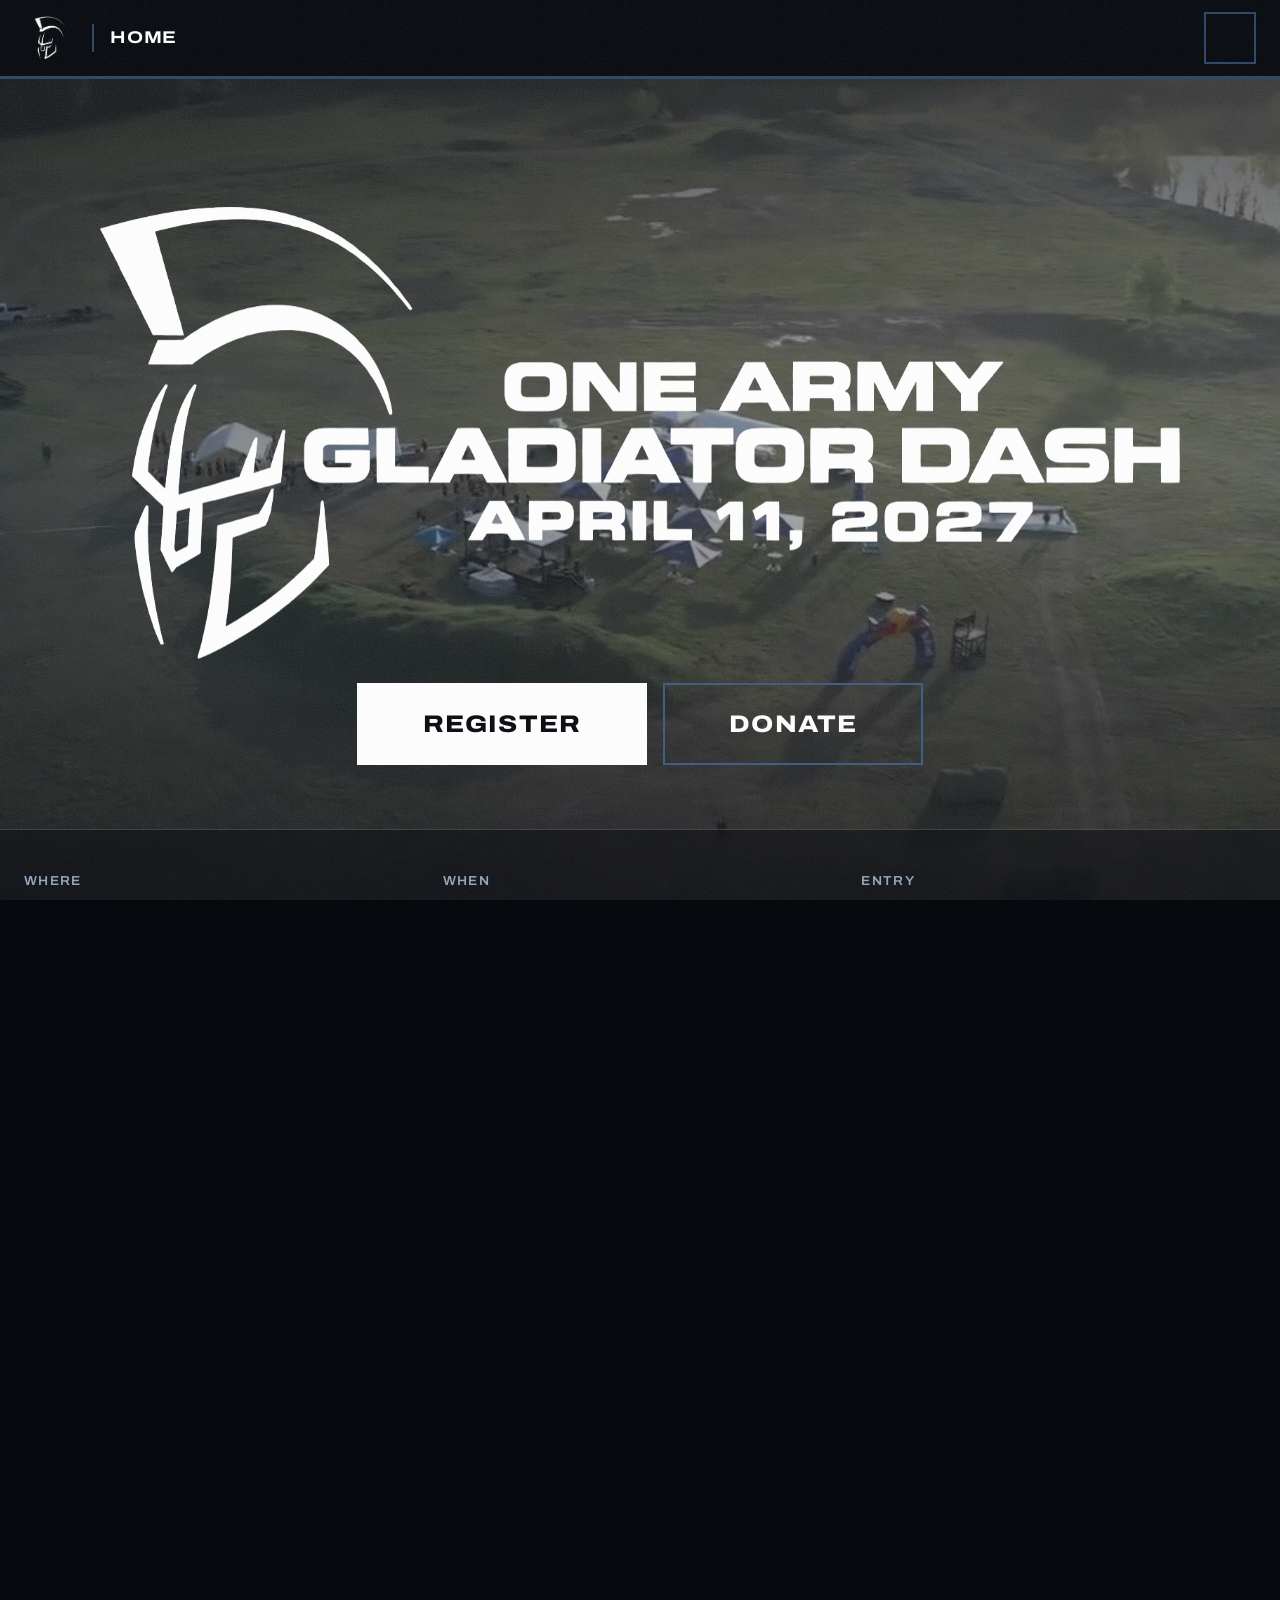
<file: index.html>
<!DOCTYPE html>
<html lang="en">
<head>
  <meta charset="utf-8">
  <meta name="viewport" content="width=device-width, initial-scale=1">
  <!-- Tints Safari's top strip on iOS so it matches the nav bar instead of the page
       background. Mirrors --ink on .site-header; a meta tag can't read a CSS token. -->
  <meta name="theme-color" content="#06090e">
  <!-- Address bar shows /about, not /about.html. GitHub Pages serves both, so the
       tidied address is a real link. Files on disk keep .html; no-op from file://. -->
  <script>
    (function () {
      if (location.protocol === 'file:') return;
      var t = location.pathname.replace(/\/index\.html$/, '/').replace(/\.html$/, '');
      if (t !== location.pathname) {
        history.replaceState(null, '', t + location.search + location.hash);
      }
    })();
  </script>
  <title>Home | Gladiator Dash </title>
  <meta name="description" content="A 3.1-mile obstacle mud run at Lake Bryan, Texas. Ten obstacles, every one optional. Run by One Army, benefitting Still Creek Ranch.">
  <link rel="icon" href="media/shared/GD-Favicon.png">

  <link rel="preconnect" href="https://fonts.googleapis.com">
  <link rel="preconnect" href="https://fonts.gstatic.com" crossorigin>
  <link rel="stylesheet" href="https://fonts.googleapis.com/css2?family=Archivo:wdth,wght@62..125,100..900&display=swap">
  <link rel="stylesheet" href="assets/site.css">

  <link rel="canonical" href="https://gladiatordash.com/">
</head>
<body>

  <a class="skip-link" href="#main">Skip to content</a>

  <header class="site-header">
    <div class="site-header__inner">

      <a class="site-header__brand" href="index.html" aria-current="page">
        <img src="media/shared/gladiator-white.png" alt="" width="500" height="500">
        <span class="site-header__brand-label">Home</span>
      </a>

      <!-- Mobile only: names the page you are on, since the tabs are in the drawer. -->
      <span class="site-header__current" aria-hidden="true">Home</span>

      <button class="nav-toggle" type="button"
              aria-label="Menu" aria-expanded="false" aria-controls="site-nav">
        <span></span><span></span><span></span>
      </button>

      <nav class="site-nav" id="site-nav" aria-label="Main">
        <ul class="site-nav__list">
        <!-- Drawer only: on desktop the mark beside the tabs is the Home tab. -->
        <li class="site-nav__home"><a href="index.html" aria-current="page">Home</a></li>
        <li><a href="obstacles.html">Obstacles</a></li>
        <li><a href="about.html">About</a></li>
        <li><a href="faq.html">FAQ</a></li>
        <li><a href="sponsors.html">Sponsors</a></li>
        <li><a href="raffle.html">Raffle</a></li>
        <li><a href="giveback.html">Giveback</a></li>
        <li><a href="contact.html">Contact</a></li>
        </ul>
        <a class="site-nav__cta" href="https://www.zeffy.com/en-US/ticketing/gladiator-dash--2027">Register</a>
      </nav>

    </div>
  </header>

  <main id="main">

    <!-- ============ Hero ============ -->
    <section class="home-hero">

      <video class="home-hero__video" autoplay muted loop playsinline
             preload="metadata" poster="media/home/hero-poster.jpg"
             aria-hidden="true" tabindex="-1">
        <source src="media/home/GladDashHome.mp4" type="video/mp4">
      </video>
      <div class="home-hero__scrim"></div>

      <div class="home-hero__inner">
        <h1 class="home-hero__mark">
          <img src="media/home/gd-logo-white.png"
               alt="One Army Gladiator Dash — April 11, 2027"
               width="1538" height="643">
        </h1>

      

        <div class="home-hero__actions">
          <!-- Zeffy donation form, separate from the Register ticketing page. -->
          <a class="btn btn--primary btn--lg" href="https://www.zeffy.com/en-US/ticketing/gladiator-dash--2027">Register</a>
          <a class="btn btn--ghost btn--lg" href="https://www.zeffy.com/en-US/donation-form/gladiator-dash-donations--2027">Donate</a>
        </div>
      </div>

      <div class="home-hero__strip">
        <dl>
          <div>
            <dt>Where</dt>
            <dd>Lake Bryan <span>8200 Sandy Point Rd, Bryan, Texas</span></dd>
          </div>
          <div>
            <dt>When</dt>
            <dd>April 11, 2027 <span>Registration is open!</span></dd>
          </div>
          <div>
            <dt>Entry</dt>
            <dd>As low as $27.50 <span>Non-Competitive rate &mdash; price varies by ticket</span></dd>
          </div>
        </dl>
      </div>

    </section>

    <!-- ============ Where the money goes ============ -->
    <section class="home-section home-cause">
      <div class="wrap home-cause__grid">

        <div>
          <img class="home-cause__logo mark-white" src="media/home/still-creek.png"
               alt="Still Creek Ranch" width="440" height="440">
          <p class="home-raised">
            <span class="sr-only">$1,200,000</span>
            <span aria-hidden="true" data-count-to="1200000" data-count-prefix="$">$1,200,000</span>
          </p>
          <p>One Army has raised more than $1,200,000 for Still Creek Ranch.</p>
          <p>
            Since 1988, Still Creek has rescued boys and girls from crisis environments 
            including abuse, neglect, abandonment, sex trafficking, and restored their lives by 
            placing them in a loving, family-style home. Over the years One Army has had the privilege 
            to work with Still Creek by serving them in any way that we can: from raising over 
            $1,200,000 to spending time and forming relationships with the kids. To learn more about
            the amazing things they do at Still Creek Ranch, visit <a href="https://stillcreekranch.org" rel="noopener">stillcreekranch.org</a>
          </p>
          <p><a href="about.html">More about One Army and Still Creek Ranch</a></p>
          <a class="btn btn--primary home-cause__donate" href="https://www.zeffy.com/en-US/donation-form/gladiator-dash-donations--2027">Donate to Still Creek Ranch</a>
        </div>

        <figure class="home-figure">
          <img src="media/home/banner-dawn.jpg" loading="lazy"
               alt="The Gladiator Dash banner standing at the water's edge at Lake Bryan before dawn"
               width="2200" height="1466">
          <figcaption>Lake Bryan, before the first wave</figcaption>
        </figure>

      </div>
    </section>

    <!-- ============ Presented by ============ -->
    <section class="home-presenter" aria-labelledby="home-presenter-title">
      <div class="home-presenter__media">
        <img class="home-presenter__photo" src="media/mercuria/lng-terminal-tanker.png" alt="" width="1024" height="683" loading="lazy">
        <img class="home-presenter__mark" src="media/home/mercuria.png" alt="Mercuria" width="1050" height="600">
      </div>
      <div class="home-presenter__body">
        <p class="eyebrow">Presented by Mercuria</p>
        <h2 id="home-presenter-title">Our title sponsor</h2>
        <p>Mercuria is one of the world’s leading independent energy and commodity groups, with its North American headquarters in Houston. As title sponsor, it helps make Gladiator Dash possible. Proceeds benefit Still Creek Ranch.</p>
        <div class="btn-row">
          <a class="btn btn--ghost" href="sponsors.html#mercuria">Meet Mercuria</a>
          <a class="btn btn--ghost" href="sponsors.html#become-a-sponsor">Become a sponsor</a>
        </div>
      </div>
    </section>

    <!-- ============ Reassurance ============ -->
    <section class="home-section home-section--dark home-welcome">
      <div class="wrap home-welcome__grid">

        <div>
          <h2>Anyone can start, everyone can finish</h2>
          <p>
            It's the question we get most. Take the 3.1 miles however they suit you
            &mdash; push hard through the stretches you want to push, ease off on the
            ones you don't. Every obstacle is challenge by choice, and a One Army
            member works each one. There's a single water crossing, staffed by
            Gladiator Dash staff, with a dry route around it if you'd rather not swim.
          </p>
          <p>
            Bring your dog. Bring your kids, too, though anyone under 18 needs a
            parent to sign the waiver and stay for the race.
          </p>
          <p><a href="faq.html">Read the full FAQ</a></p>
        </div>

        <div class="home-welcome__aside">
          <figure class="home-figure">
            <img src="media/home/redbull-arch.jpg" loading="lazy"
                 alt="Runners of all kinds setting off under the start arch, one with a dog on a lead"
                 width="2200" height="1466">
          </figure>

          <blockquote class="home-quote">
            <p>
              It's great that everyone can participate at their own pace, which should
              encourage all ages to come out. Being a breast cancer survivor of one
              year, I took my time and monitored the obstacles to what I could do
              without hurting myself. If I can do it, so can you.
            </p>
            <footer>&mdash; <cite>Ulla B.</cite>, 2025 participant</footer>
          </blockquote>
        </div>

      </div>
    </section>

    <!-- ============ Race day ============ -->
    <!-- Photo sits behind the schedule; a left-heavy ink gradient keeps the text readable. -->
    <section class="home-section home-section--dark home-race">
      <img class="home-race__photo" src="media/home/race-day-welcome-sign.jpg" alt="" loading="lazy" width="2200" height="1466">
      <div class="wrap">
        <div class="home-section__head">
          <h2>Race day</h2>
          <p>Waves leave every ten minutes, so you run with the people you came with.</p>
        </div>

        <ol class="home-schedule">
          <li>
            <time datetime="07:00">7:00 a.m.</time>
            <div>
              <h3>Check-in opens</h3>
              <p>Pick up your shirt and leave your keys at gear check. Bring a photo ID. Arrive about 45 minutes before your wave.</p>
            </div>
          </li>
          <li>
            <time datetime="07:45">7:45 a.m.</time>
            <div>
              <h3>Endurance heat</h3>
              <p>Run the course as many times as you can before 1:00 p.m. We tally laps. Most laps wins.</p>
            </div>
          </li>
          <li>
            <time datetime="08:00">8:00 a.m.</time>
            <div>
              <h3>First wave</h3>
              <p>A new wave goes out every ten minutes after this one.</p>
            </div>
          </li>
          <li>
            <time datetime="14:00">2:00 p.m.</time>
            <div>
              <h3>Course closes</h3>
              <p>Bring a towel, a change of clothes, and shoes you don't mind losing to the mud.</p>
            </div>
          </li>
        </ol>
      </div>
    </section>

    <!-- ============ Last year's race ============ -->
    <section class="home-recap" aria-labelledby="home-recap-title">
      <div class="wrap home-recap__inner">
        <div>
          <p class="eyebrow">Gladiator Dash 2026</p>
          <h2 id="home-recap-title">Find your time and your photos</h2>
        </div>
        <div class="btn-row">
          <a class="btn btn--primary btn--lg" href="https://results.laurelt.com/gld/results?sort=&amp;search=&amp;race=167982&amp;date=&amp;event=&amp;gender=&amp;division=&amp;page_173034=1&amp;size_173034=100000&amp;page_173139=1&amp;size_173139=25" rel="noopener">2026 Results</a>
          <a class="btn btn--primary btn--lg" href="https://photos.google.com/share/AF1QipO6Rqg6Z-ptzoIj2cyt9n2ASBiLOePZ0JM6Xpnn2tlIP4gwLeB_qVV-B-h3GTiXmg?key=QVhMNU02Y3FSb2E1TlR0Z1JBNnpodXVhay1TVXhB" rel="noopener">2026 Photos</a>
        </div>
      </div>
    </section>

  </main>

  <footer class="site-footer">

    <!-- Sponsor strip: Title, Arena and Gold. The logo set is written twice so the
         30s loop is seamless; the second copy is hidden from screen readers. -->
    <div class="site-footer__sponsors">
      <a class="logo-marquee" href="sponsors.html">
        <span class="logo-marquee__label">Sponsored by</span>
        <span class="logo-marquee__cta">All sponsors &rarr;</span>
        <span class="logo-marquee__viewport">
          <span class="logo-marquee__track">
            <span class="logo-marquee__group">
              <span class="logo-marquee__item"><img class="logo-marquee__logo" src="media/sponsors/title/mercuria.png" alt="Mercuria" width="533" height="187" loading="lazy"></span>
              <span class="logo-marquee__item"><img class="logo-marquee__logo logo-marquee__logo--invert" src="media/sponsors/arena/slate-construction.png" alt="Slate Construction" width="475" height="320" loading="lazy"></span>
              <span class="logo-marquee__item"><img class="logo-marquee__logo" src="media/sponsors/gold/wings-n-more.png" alt="Wings N More" width="609" height="320" loading="lazy"></span>
              <span class="logo-marquee__item"><img class="logo-marquee__logo" src="media/sponsors/gold/cognascents.png" alt="Cognascents" width="640" height="74" loading="lazy"></span>
              <span class="logo-marquee__item"><img class="logo-marquee__logo logo-marquee__logo--invert" src="media/sponsors/gold/elos-water.png" alt="Elos Water" width="640" height="139" loading="lazy"></span>
              <span class="logo-marquee__item"><img class="logo-marquee__logo logo-marquee__logo--invert" src="media/sponsors/gold/excell-foundations.png" alt="Excell Foundations" width="516" height="279" loading="lazy"></span>
              <span class="logo-marquee__item"><img class="logo-marquee__logo logo-marquee__logo--invert" src="media/sponsors/gold/monte-longos.png" alt="Monte Longo’s" width="599" height="320" loading="lazy"></span>
              <span class="logo-marquee__item"><img class="logo-marquee__logo" src="media/sponsors/gold/gfg-wealth-advisors.png" alt="GFG Wealth Advisors" width="640" height="178" loading="lazy"></span>
              <span class="logo-marquee__item"><img class="logo-marquee__logo logo-marquee__logo--invert" src="media/sponsors/gold/david-gardners-jewelers.png" alt="David Gardner’s Jewelers" width="640" height="95" loading="lazy"></span>
              <span class="logo-marquee__item"><img class="logo-marquee__logo" src="media/sponsors/gold/vpp-texas.png" alt="VPP Texas" width="286" height="286" loading="lazy"></span>
            </span>
            <span class="logo-marquee__group" aria-hidden="true">
              <span class="logo-marquee__item"><img class="logo-marquee__logo" src="media/sponsors/title/mercuria.png" alt="" width="533" height="187" loading="lazy"></span>
              <span class="logo-marquee__item"><img class="logo-marquee__logo logo-marquee__logo--invert" src="media/sponsors/arena/slate-construction.png" alt="" width="475" height="320" loading="lazy"></span>
              <span class="logo-marquee__item"><img class="logo-marquee__logo" src="media/sponsors/gold/wings-n-more.png" alt="" width="609" height="320" loading="lazy"></span>
              <span class="logo-marquee__item"><img class="logo-marquee__logo" src="media/sponsors/gold/cognascents.png" alt="" width="640" height="74" loading="lazy"></span>
              <span class="logo-marquee__item"><img class="logo-marquee__logo logo-marquee__logo--invert" src="media/sponsors/gold/elos-water.png" alt="" width="640" height="139" loading="lazy"></span>
              <span class="logo-marquee__item"><img class="logo-marquee__logo logo-marquee__logo--invert" src="media/sponsors/gold/excell-foundations.png" alt="" width="516" height="279" loading="lazy"></span>
              <span class="logo-marquee__item"><img class="logo-marquee__logo logo-marquee__logo--invert" src="media/sponsors/gold/monte-longos.png" alt="" width="599" height="320" loading="lazy"></span>
              <span class="logo-marquee__item"><img class="logo-marquee__logo" src="media/sponsors/gold/gfg-wealth-advisors.png" alt="" width="640" height="178" loading="lazy"></span>
              <span class="logo-marquee__item"><img class="logo-marquee__logo logo-marquee__logo--invert" src="media/sponsors/gold/david-gardners-jewelers.png" alt="" width="640" height="95" loading="lazy"></span>
              <span class="logo-marquee__item"><img class="logo-marquee__logo" src="media/sponsors/gold/vpp-texas.png" alt="" width="286" height="286" loading="lazy"></span>
            </span>
          </span>
        </span>
      </a>
    </div>

    <div class="site-footer__inner">

      <div class="site-footer__brand">
        <img src="media/home/gd-logo-white.png" alt="One Army Gladiator Dash, April 11 2027" width="1538" height="643">
        <p class="site-footer__tagline">
          <strong>Run by One Army.</strong>
          Proceeds benefit Still Creek Ranch.
        </p>
        <p class="site-footer__nonprofit">Gladiator Dash is a registered 501(c)(3) tax-exempt charitable organization, EIN 99-3600364. Contributions are tax-deductible to the extent permitted by law.</p>
      </div>

      <nav class="site-footer__nav" aria-label="Footer">
        <ul>
          <li><a href="https://www.zeffy.com/en-US/ticketing/gladiator-dash--2027">Register</a></li>
          <li><a href="obstacles.html">Obstacles</a></li>
          <li><a href="faq.html">FAQ</a></li>
          <li><a href="about.html">About</a></li>
        </ul>
        <ul>
          <li><a href="sponsors.html">Sponsors</a></li>
          <li><a href="raffle.html">Raffle</a></li>
          <li><a href="giveback.html">Giveback</a></li>
          <li><a href="contact.html">Contact</a></li>
        </ul>
      </nav>

      <div class="site-footer__contact">
        <h2>Questions</h2>
        <p><a href="mailto:onearmy.philanthropy@gmail.com">onearmy.philanthropy@gmail.com</a></p>
        <p><a href="https://www.instagram.com/gladiatordash/" rel="noopener">Instagram</a></p>
        <p>Lake Bryan, Bryan, Texas</p>
      </div>

    </div>

    <div class="site-footer__legal">
      <p>&copy; Gladiator Dash</p>
    </div>
  </footer>

  <script src="assets/nav.js"></script>
</body>
</html>
</file>
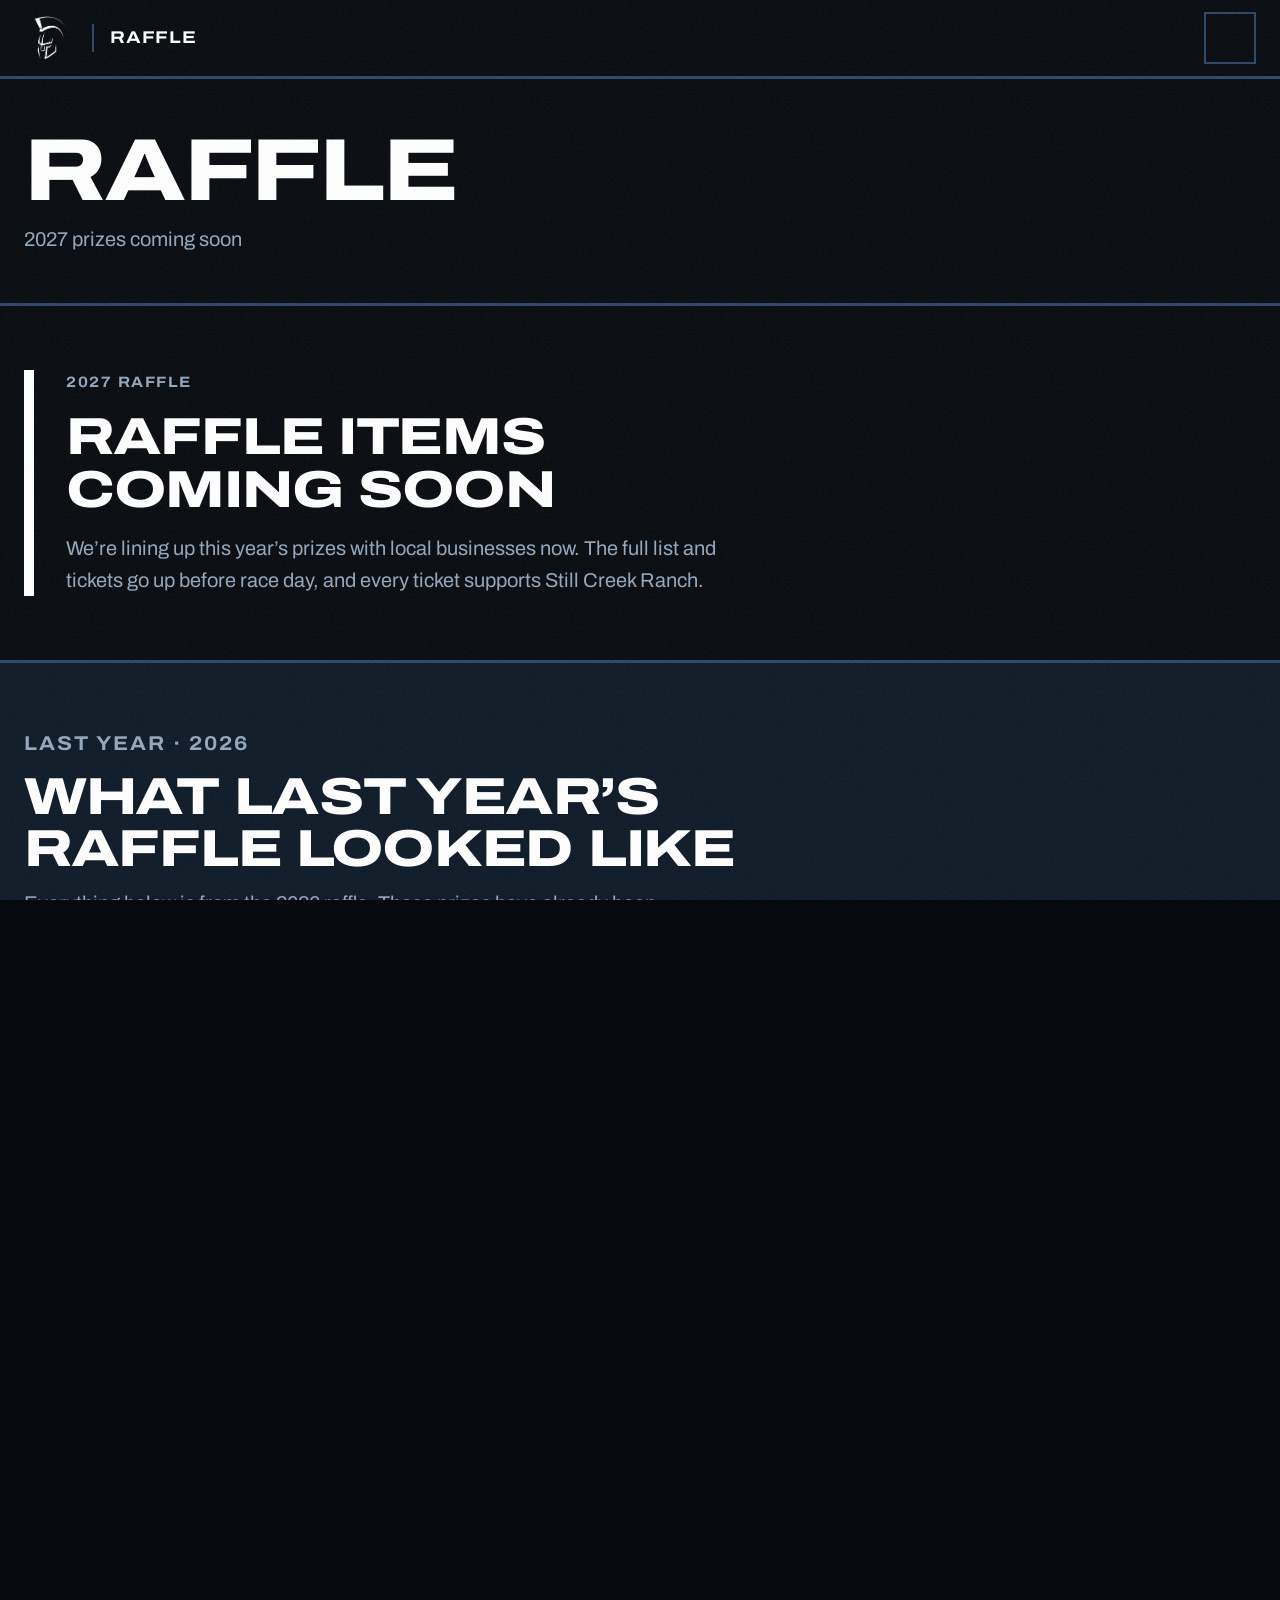
<file: endurance-race/index.html>
<!DOCTYPE html>
<html lang="en">
<head>
  <meta charset="utf-8">
  <!-- Old Wix address (it held the raffle and Endurance Race). Sends visitors to the new Raffle page. -->
  <title>Raffle | Gladiator Dash</title>
  <meta name="robots" content="noindex">
  <meta http-equiv="refresh" content="0; url=../raffle.html">
  <link rel="canonical" href="https://www.gladiatordash.com/raffle.html">
  <script>location.replace('../raffle.html' + location.hash);</script>
</head>
<body>
  <p>The raffle and Endurance Race page has moved. <a href="../raffle.html">Go to the Raffle page</a>.</p>
</body>
</html>
</file>
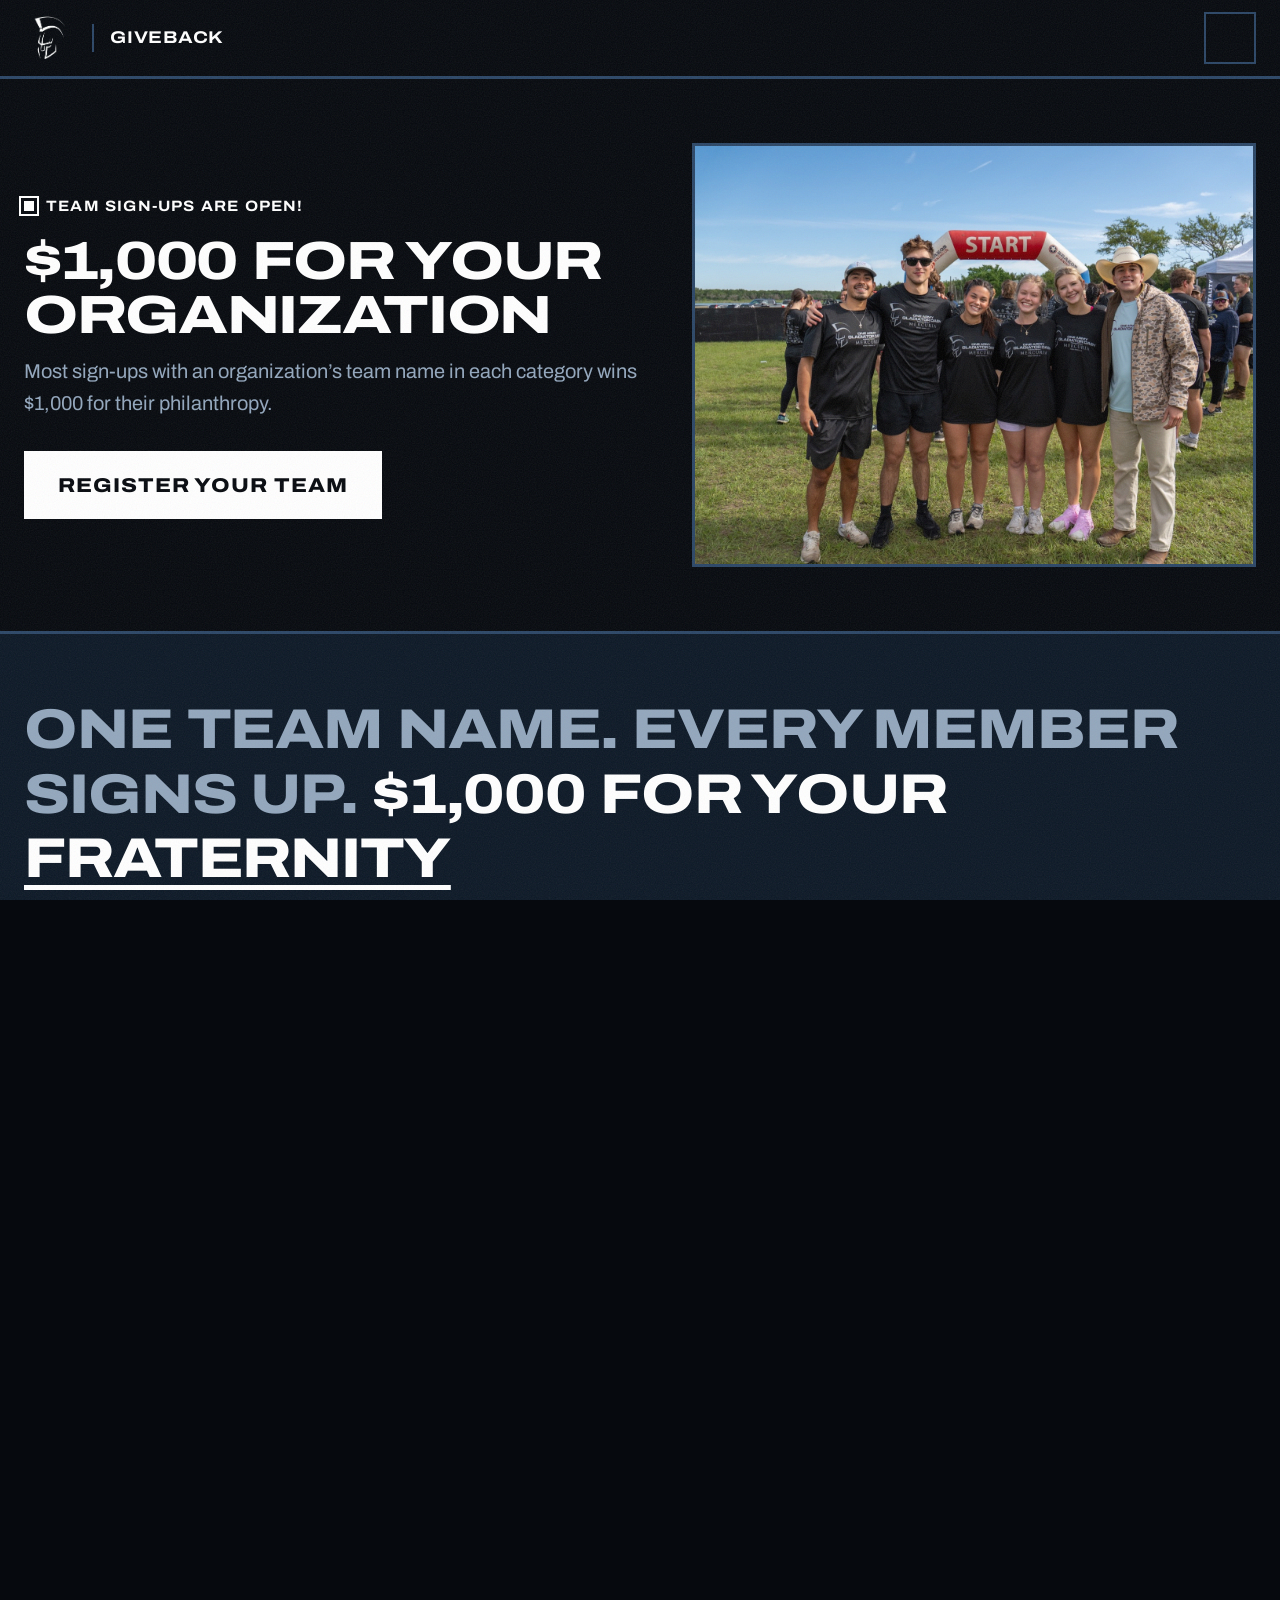
<file: giveback-program/index.html>
<!DOCTYPE html>
<html lang="en">
<head>
  <meta charset="utf-8">
  <!-- Old Wix address, still printed on flyers and QR codes. Sends visitors to the new page. -->
  <title>Giveback | Gladiator Dash</title>
  <meta name="robots" content="noindex">
  <meta http-equiv="refresh" content="0; url=../giveback.html">
  <link rel="canonical" href="https://www.gladiatordash.com/giveback.html">
  <script>location.replace('../giveback.html' + location.hash);</script>
</head>
<body>
  <p>The Giveback page has moved. <a href="../giveback.html">Go to the Giveback page</a>.</p>
</body>
</html>
</file>
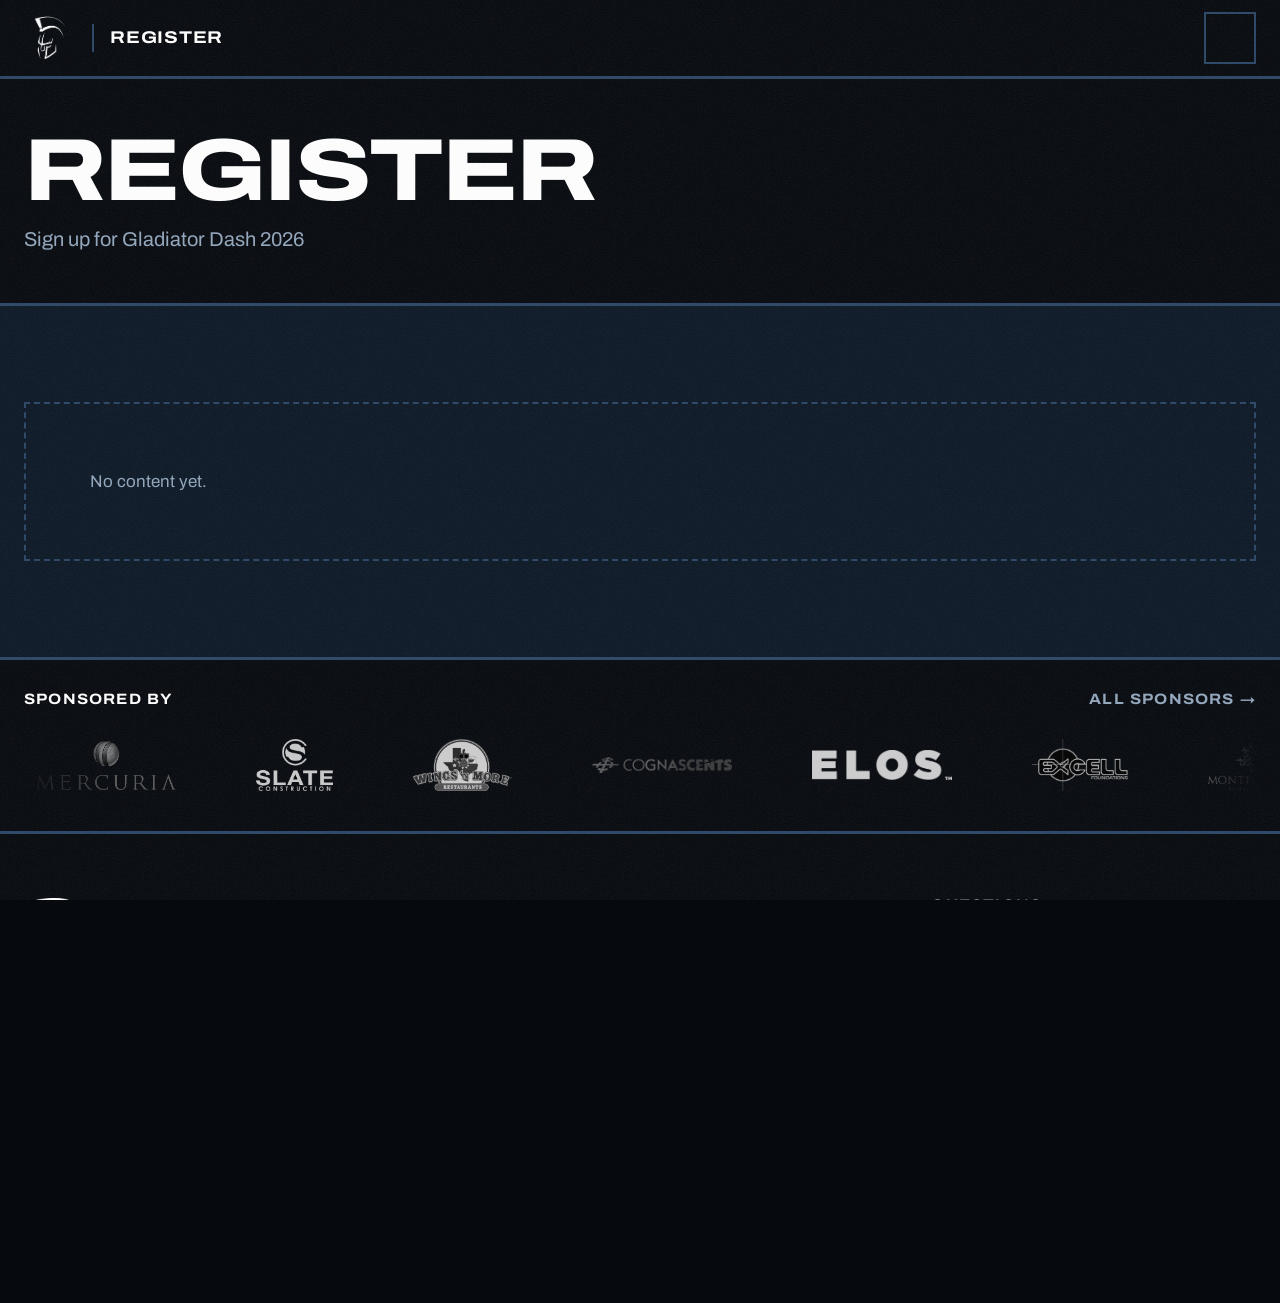
<file: register-xmqwv/index.html>
<!DOCTYPE html>
<html lang="en">
<head>
  <meta charset="utf-8">
  <!-- Old Wix address, still printed on flyers and QR codes. Sends visitors to the new page. -->
  <title>Register | Gladiator Dash</title>
  <meta name="robots" content="noindex">
  <meta http-equiv="refresh" content="0; url=../register.html">
  <link rel="canonical" href="https://www.gladiatordash.com/register.html">
  <script>location.replace('../register.html' + location.hash);</script>
</head>
<body>
  <p>The registration page has moved. <a href="../register.html">Go to the Register page</a>.</p>
</body>
</html>
</file>
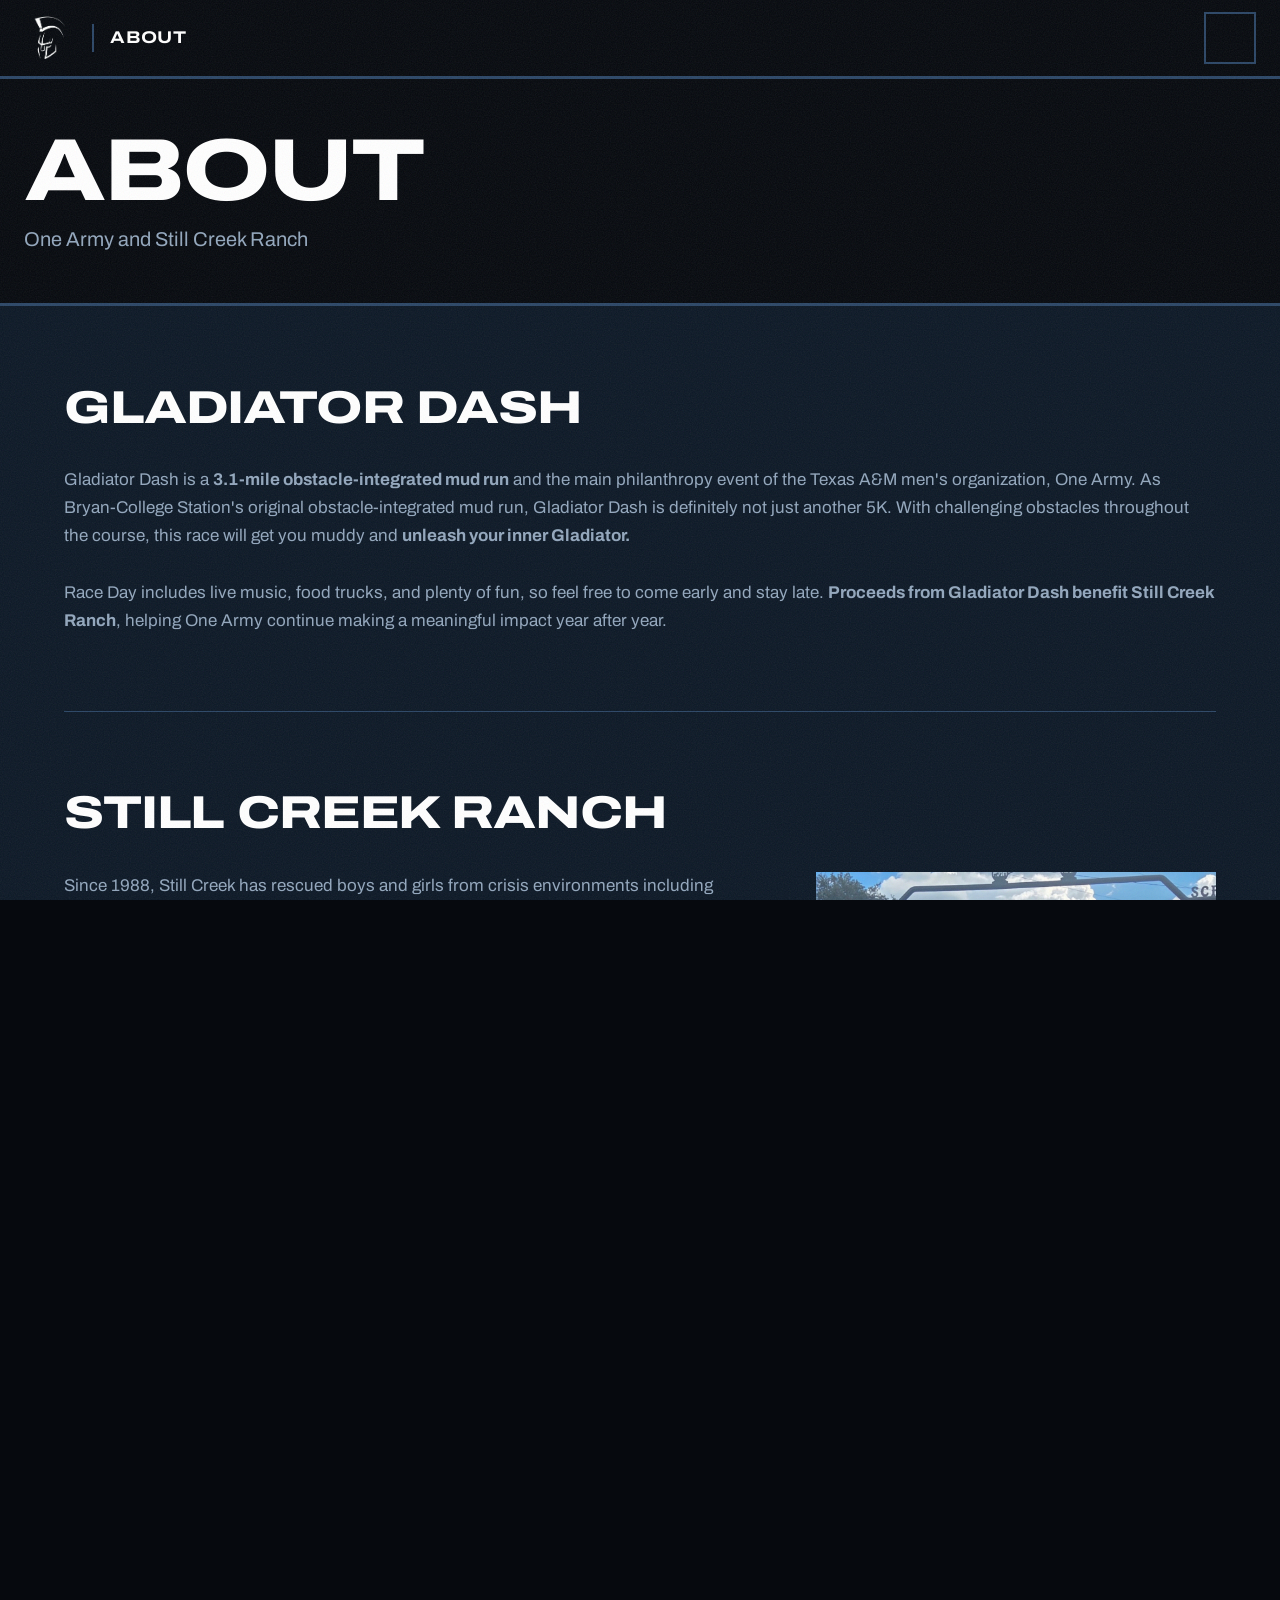
<file: about.html>
<!DOCTYPE html>
<html lang="en">
<head>
  <meta charset="utf-8">
  <meta name="viewport" content="width=device-width, initial-scale=1">
  <!-- Tints Safari's top strip on iOS so it matches the nav bar instead of the page
       background. Mirrors --ink on .site-header; a meta tag can't read a CSS token. -->
  <meta name="theme-color" content="#06090e">
  <!-- Address bar shows /about, not /about.html. GitHub Pages serves both, so the
       tidied address is a real link. Files on disk keep .html; no-op from file://. -->
  <script>
    (function () {
      if (location.protocol === 'file:') return;
      var t = location.pathname.replace(/\/index\.html$/, '/').replace(/\.html$/, '');
      if (t !== location.pathname) {
        history.replaceState(null, '', t + location.search + location.hash);
      }
    })();
  </script>

  <title>About | Gladiator Dash</title>

  <meta
    name="description"
    content="Learn more about Gladiator Dash, Still Creek Ranch, and One Army."
  >

  <link rel="icon" href="media/shared/GD-Favicon.png">

  <link rel="preconnect" href="https://fonts.googleapis.com">
  <link rel="preconnect" href="https://fonts.gstatic.com" crossorigin>

  <link
    rel="stylesheet"
    href="https://fonts.googleapis.com/css2?family=Archivo:wdth,wght@62..125,100..900&display=swap"
  >

  <link rel="stylesheet" href="assets/site.css">

  <link rel="canonical" href="https://gladiatordash.com/about">


</head>

<body data-page="about">

  <a class="skip-link" href="#main">
    Skip to content
  </a>


  <!-- =========================
       HEADER
       ========================= -->

  <header class="site-header">

    <div class="site-header__inner">

      <a class="site-header__brand" href="index.html">

        <img src="media/shared/gladiator-white.png" alt="" width="500" height="500">

        <span class="site-header__brand-label">Home</span>

      </a>

      <!-- Mobile only: names the page you are on, since the tabs are in the drawer. -->
      <span class="site-header__current" aria-hidden="true">About</span>

      <button
        class="nav-toggle"
        type="button"
        aria-label="Menu"
        aria-expanded="false"
        aria-controls="site-nav"
      >
        <span></span>
        <span></span>
        <span></span>
      </button>

      <nav
        class="site-nav"
        id="site-nav"
        aria-label="Main"
      >

        <ul class="site-nav__list">

          <!-- Drawer only: on desktop the mark beside the tabs is the Home tab. -->
          <li class="site-nav__home">
            <a
              href="index.html"
            >
              Home
            </a>
          </li>

          <li>
            <a href="obstacles.html">
              Obstacles
            </a>
          </li>

          <li>
            <a href="about.html" aria-current="page">
              About
            </a>
          </li>

          <li>
            <a href="faq.html">
              FAQ
            </a>
          </li>

          <li>
            <a href="sponsors.html">
              Sponsors
            </a>
          </li>

          <li>
            <a href="raffle.html">
              Raffle
            </a>
          </li>

          <li>
            <a href="giveback.html">
              Giveback
            </a>
          </li>

          <li>
            <a href="contact.html">
              Contact
            </a>
          </li>

        </ul>

        <a
          class="site-nav__cta"
          href="https://www.zeffy.com/en-US/ticketing/gladiator-dash--2027"
        >
          Register
        </a>

      </nav>

    </div>

  </header>


  <!-- =========================
       MAIN
       ========================= -->

  <main id="main">


    <!-- PAGE HEADER -->

    <div class="page-head">

      <div class="wrap">

        <h1>
          About
        </h1>

        <p>
          One Army and Still Creek Ranch
        </p>

      </div>

    </div>


    <!-- =========================
         GLADIATOR DASH
         ========================= -->

    <section class="about-section">

      <div class="wrap">

        <div class="about-content about-intro">

          <h2 class="about-title">
            Gladiator Dash
          </h2>

          <div class="about-text">

            <p>
              Gladiator Dash is a <strong>3.1-mile obstacle-integrated mud run</strong> and the
              main philanthropy event of the Texas A&amp;M men's organization,
              One Army. As Bryan-College Station's original obstacle-integrated
              mud run, Gladiator Dash is definitely not just another 5K. With
              challenging obstacles throughout the course, this race will get
              you muddy and <strong>unleash your inner Gladiator.</strong>
            </p>

            <p>
              Race Day includes live music, food trucks, and plenty of fun, so
              feel free to come early and stay late. <strong>Proceeds from
              Gladiator Dash benefit Still Creek Ranch</strong>, helping One Army continue
              making a meaningful impact year after year.
            </p>

          </div>

        </div>

      </div>

    </section>


    <!-- =========================
         STILL CREEK RANCH
         ========================= -->

    <section class="about-section">

      <div class="wrap">

        <div class="about-content">

          <h2 class="about-title">Still Creek Ranch</h2>

          <div class="about-row">

            <div class="about-row__text">

              <div class="about-text">

                <p>
                  Since 1988, Still Creek has rescued boys and girls from crisis
                  environments including abuse, neglect, abandonment, and sex
                  trafficking, restoring their lives by placing them in a loving,
                  family-style home.
                </p>

                <p>
                  Over the years, One Army has had the privilege of serving
                  Still Creek Ranch in any way possible — from raising over
                  $1,200,000 to spending time with the kids and building
                  meaningful relationships with them.
                </p>

                <p>
                  To learn more about the work being done at Still Creek Ranch,
                  visit
                  <a
                    class="about-link"
                    href="https://stillcreekranch.org"
                    target="_blank"
                    rel="noopener"
                  >
                    stillcreekranch.org
                  </a>.
                </p>

              </div>

            </div>


            <div class="about-row__image about-row__image--still">

              <img
                loading="lazy"
                src="media/about/still_creek_image.jpg"
                alt="One Army members presenting a donation to Still Creek Ranch"
              >

            </div>

          </div>

        </div>

      </div>

    </section>


    <!-- =========================
         ONE ARMY
         ========================= -->

    <section class="about-section">

      <div class="wrap">

        <div class="about-content">

          <h2 class="about-title">One Army <span>Texas Aggie Men United</span></h2>

          <div class="about-row about-row--image-left">

            <div class="about-row__text">

              <div class="about-text">

                <p>
                  One Army is a men's service and leadership organization at
                  Texas A&amp;M University focused on developing its members as
                  young men while giving back to the surrounding community.
                </p>

                <p>
                  The mission of One Army is to develop its members as Aggies
                  and leaders by serving the campus and community while
                  promoting unity throughout Aggieland.
                </p>

              </div>

            </div>


            <div class="about-row__image about-row__image--army">

              <img
                loading="lazy"
                src="media/about/one_army_members.jpeg"
                alt="Members of One Army at Texas A&M University"
              >

            </div>

          </div>

        </div>

      </div>

    </section>


  </main>


  <!-- =========================
       FOOTER
       ========================= -->

  <footer class="site-footer">

    <!-- Sponsor strip: Title, Arena and Gold. The logo set is written twice so the
         30s loop is seamless; the second copy is hidden from screen readers. -->
    <div class="site-footer__sponsors">
      <a class="logo-marquee" href="sponsors.html">
        <span class="logo-marquee__label">Sponsored by</span>
        <span class="logo-marquee__cta">All sponsors &rarr;</span>
        <span class="logo-marquee__viewport">
          <span class="logo-marquee__track">
            <span class="logo-marquee__group">
              <span class="logo-marquee__item"><img class="logo-marquee__logo" src="media/sponsors/title/mercuria.png" alt="Mercuria" width="533" height="187" loading="lazy"></span>
              <span class="logo-marquee__item"><img class="logo-marquee__logo logo-marquee__logo--invert" src="media/sponsors/arena/slate-construction.png" alt="Slate Construction" width="475" height="320" loading="lazy"></span>
              <span class="logo-marquee__item"><img class="logo-marquee__logo" src="media/sponsors/gold/wings-n-more.png" alt="Wings N More" width="609" height="320" loading="lazy"></span>
              <span class="logo-marquee__item"><img class="logo-marquee__logo" src="media/sponsors/gold/cognascents.png" alt="Cognascents" width="640" height="74" loading="lazy"></span>
              <span class="logo-marquee__item"><img class="logo-marquee__logo logo-marquee__logo--invert" src="media/sponsors/gold/elos-water.png" alt="Elos Water" width="640" height="139" loading="lazy"></span>
              <span class="logo-marquee__item"><img class="logo-marquee__logo logo-marquee__logo--invert" src="media/sponsors/gold/excell-foundations.png" alt="Excell Foundations" width="516" height="279" loading="lazy"></span>
              <span class="logo-marquee__item"><img class="logo-marquee__logo logo-marquee__logo--invert" src="media/sponsors/gold/monte-longos.png" alt="Monte Longo’s" width="599" height="320" loading="lazy"></span>
              <span class="logo-marquee__item"><img class="logo-marquee__logo" src="media/sponsors/gold/gfg-wealth-advisors.png" alt="GFG Wealth Advisors" width="640" height="178" loading="lazy"></span>
              <span class="logo-marquee__item"><img class="logo-marquee__logo logo-marquee__logo--invert" src="media/sponsors/gold/david-gardners-jewelers.png" alt="David Gardner’s Jewelers" width="640" height="95" loading="lazy"></span>
              <span class="logo-marquee__item"><img class="logo-marquee__logo" src="media/sponsors/gold/vpp-texas.png" alt="VPP Texas" width="286" height="286" loading="lazy"></span>
            </span>
            <span class="logo-marquee__group" aria-hidden="true">
              <span class="logo-marquee__item"><img class="logo-marquee__logo" src="media/sponsors/title/mercuria.png" alt="" width="533" height="187" loading="lazy"></span>
              <span class="logo-marquee__item"><img class="logo-marquee__logo logo-marquee__logo--invert" src="media/sponsors/arena/slate-construction.png" alt="" width="475" height="320" loading="lazy"></span>
              <span class="logo-marquee__item"><img class="logo-marquee__logo" src="media/sponsors/gold/wings-n-more.png" alt="" width="609" height="320" loading="lazy"></span>
              <span class="logo-marquee__item"><img class="logo-marquee__logo" src="media/sponsors/gold/cognascents.png" alt="" width="640" height="74" loading="lazy"></span>
              <span class="logo-marquee__item"><img class="logo-marquee__logo logo-marquee__logo--invert" src="media/sponsors/gold/elos-water.png" alt="" width="640" height="139" loading="lazy"></span>
              <span class="logo-marquee__item"><img class="logo-marquee__logo logo-marquee__logo--invert" src="media/sponsors/gold/excell-foundations.png" alt="" width="516" height="279" loading="lazy"></span>
              <span class="logo-marquee__item"><img class="logo-marquee__logo logo-marquee__logo--invert" src="media/sponsors/gold/monte-longos.png" alt="" width="599" height="320" loading="lazy"></span>
              <span class="logo-marquee__item"><img class="logo-marquee__logo" src="media/sponsors/gold/gfg-wealth-advisors.png" alt="" width="640" height="178" loading="lazy"></span>
              <span class="logo-marquee__item"><img class="logo-marquee__logo logo-marquee__logo--invert" src="media/sponsors/gold/david-gardners-jewelers.png" alt="" width="640" height="95" loading="lazy"></span>
              <span class="logo-marquee__item"><img class="logo-marquee__logo" src="media/sponsors/gold/vpp-texas.png" alt="" width="286" height="286" loading="lazy"></span>
            </span>
          </span>
        </span>
      </a>
    </div>


    <div class="site-footer__inner">

      <div class="site-footer__brand">

        <img src="media/home/gd-logo-white.png" alt="One Army Gladiator Dash, April 11 2027" width="1538" height="643">

        <p class="site-footer__tagline">

          <strong>
            Run by One Army.
          </strong>

          Proceeds benefit Still Creek Ranch.

        </p>
        <p class="site-footer__nonprofit">Gladiator Dash is a registered 501(c)(3) tax-exempt charitable organization, EIN 99-3600364. Contributions are tax-deductible to the extent permitted by law.</p>

      </div>


      <nav
        class="site-footer__nav"
        aria-label="Footer"
      >

        <ul>

          <li>
            <a href="https://www.zeffy.com/en-US/ticketing/gladiator-dash--2027">
              Register
            </a>
          </li>

          <li>
            <a href="obstacles.html">
              Obstacles
            </a>
          </li>

          <li>
            <a href="faq.html">
              FAQ
            </a>
          </li>

          <li>
            <a href="about.html">
              About
            </a>
          </li>

        </ul>

        <ul>

          <li>
            <a href="sponsors.html">
              Sponsors
            </a>
          </li>

          <li>
            <a href="raffle.html">
              Raffle
            </a>
          </li>

          <li>
            <a href="giveback.html">
              Giveback
            </a>
          </li>

          <li>
            <a href="contact.html">
              Contact
            </a>
          </li>

        </ul>

      </nav>


      <div class="site-footer__contact">

        <h2>
          Questions
        </h2>

        <p>
          <a href="mailto:onearmy.philanthropy@gmail.com">
            onearmy.philanthropy@gmail.com
          </a>
        </p>

        <p>
          <a
            href="https://www.instagram.com/gladiatordash/"
            rel="noopener"
          >
            Instagram
          </a>
        </p>

        <p>
          Lake Bryan, Bryan, Texas
        </p>

      </div>

    </div>


    <div class="site-footer__legal">

      <p>&copy; Gladiator Dash</p>

    </div>

  </footer>


  <script src="assets/nav.js"></script>

</body>
</html>
</file>
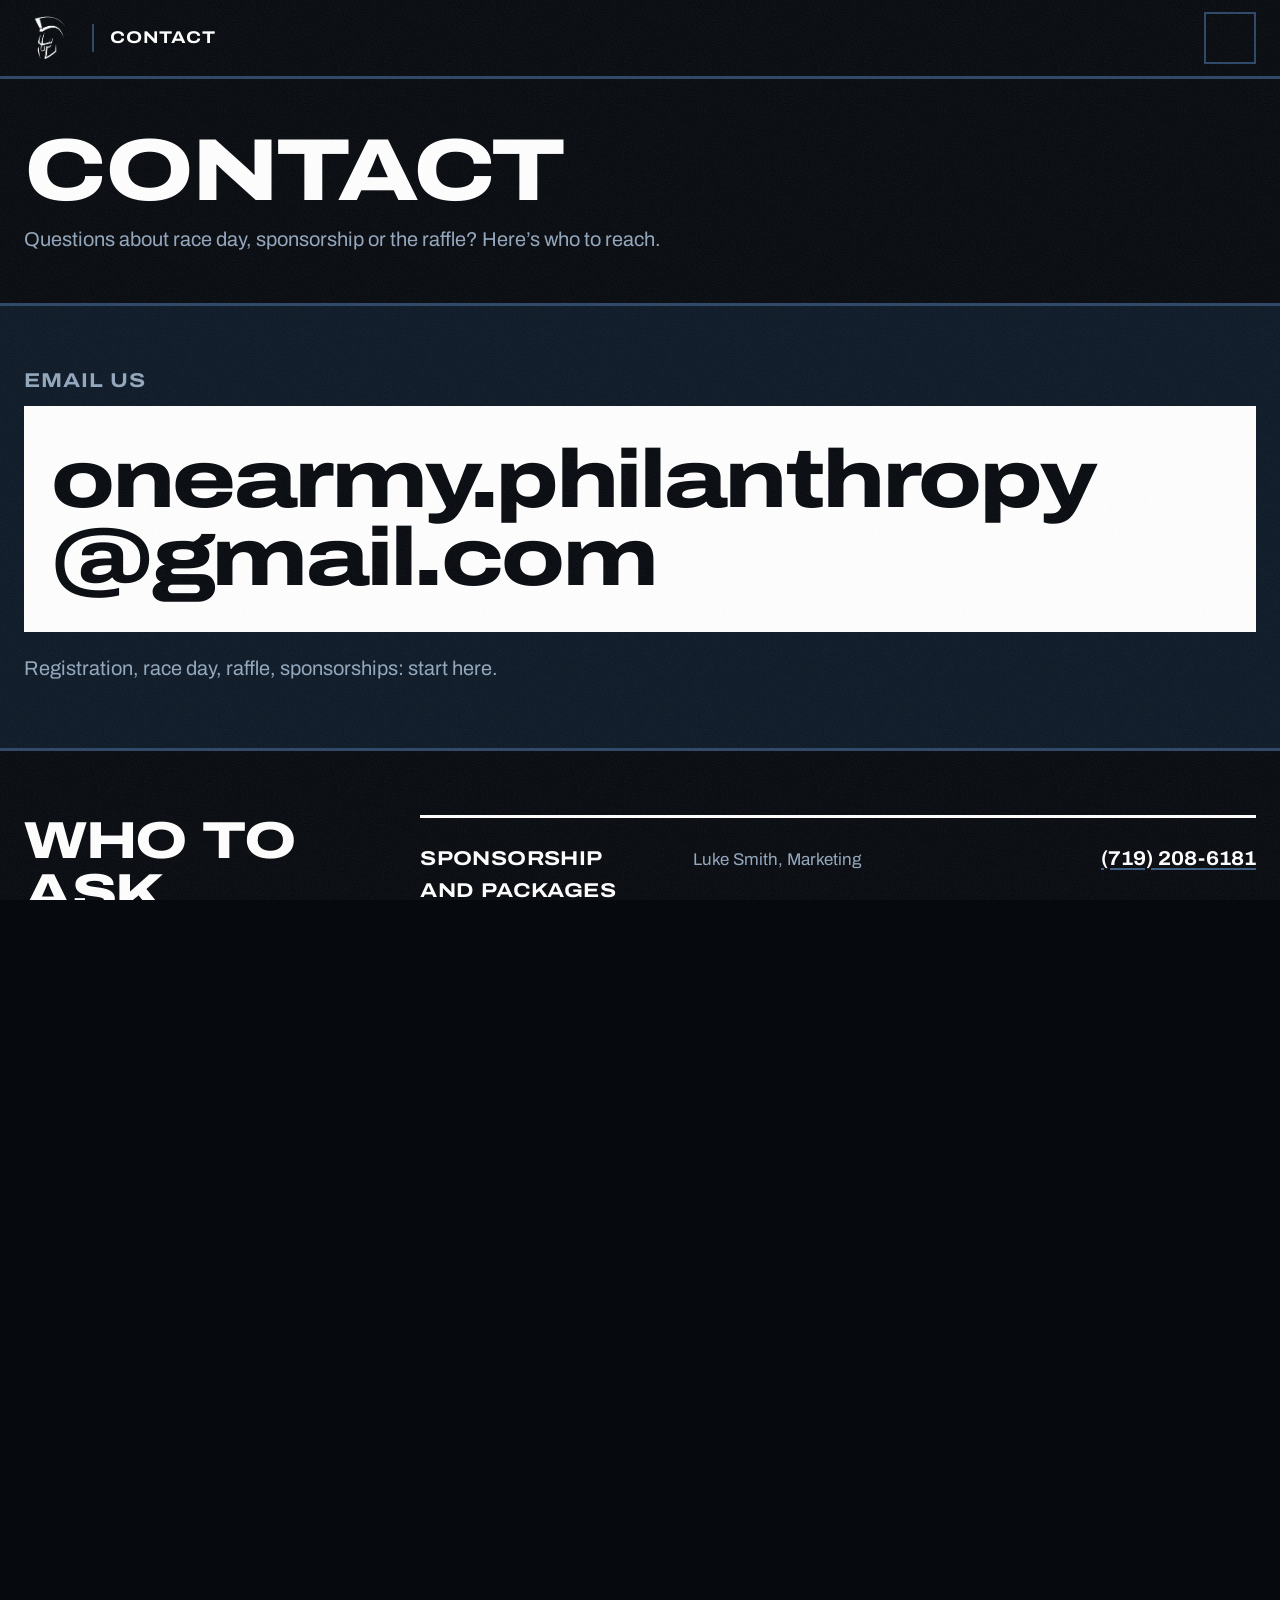
<file: contact.html>
<!DOCTYPE html>
<html lang="en">
<head>
  <meta charset="utf-8">
  <meta name="viewport" content="width=device-width, initial-scale=1">
  <!-- Tints Safari's top strip on iOS so it matches the nav bar instead of the page
       background. Mirrors --ink on .site-header; a meta tag can't read a CSS token. -->
  <meta name="theme-color" content="#06090e">
  <!-- Address bar shows /about, not /about.html. GitHub Pages serves both, so the
       tidied address is a real link. Files on disk keep .html; no-op from file://. -->
  <script>
    (function () {
      if (location.protocol === 'file:') return;
      var t = location.pathname.replace(/\/index\.html$/, '/').replace(/\.html$/, '');
      if (t !== location.pathname) {
        history.replaceState(null, '', t + location.search + location.hash);
      }
    })();
  </script>
  <title>Contact | Gladiator Dash</title>
  <meta name="description" content="Email, phone and Instagram for Gladiator Dash, plus directions to the course at Lake Bryan.">
  <link rel="icon" href="media/shared/GD-Favicon.png">

  <link rel="preconnect" href="https://fonts.googleapis.com">
  <link rel="preconnect" href="https://fonts.gstatic.com" crossorigin>
  <link rel="stylesheet" href="https://fonts.googleapis.com/css2?family=Archivo:wdth,wght@62..125,100..900&display=swap">
  <link rel="stylesheet" href="assets/site.css">

  <link rel="canonical" href="https://gladiatordash.com/contact">
</head>
<body data-page="contact">

  <a class="skip-link" href="#main">Skip to content</a>

  <header class="site-header">
    <div class="site-header__inner">

      <a class="site-header__brand" href="index.html">
        <img src="media/shared/gladiator-white.png" alt="" width="500" height="500">
        <span class="site-header__brand-label">Home</span>
      </a>

      <!-- Mobile only: names the page you are on, since the tabs are in the drawer. -->
      <span class="site-header__current" aria-hidden="true">Contact</span>

      <button class="nav-toggle" type="button"
              aria-label="Menu" aria-expanded="false" aria-controls="site-nav">
        <span></span><span></span><span></span>
      </button>

      <nav class="site-nav" id="site-nav" aria-label="Main">
        <ul class="site-nav__list">
        <!-- Drawer only: on desktop the mark beside the tabs is the Home tab. -->
        <li class="site-nav__home"><a href="index.html">Home</a></li>
        <li><a href="obstacles.html">Obstacles</a></li>
        <li><a href="about.html">About</a></li>
        <li><a href="faq.html">FAQ</a></li>
        <li><a href="sponsors.html">Sponsors</a></li>
        <li><a href="raffle.html">Raffle</a></li>
        <li><a href="giveback.html">Giveback</a></li>
        <li><a href="contact.html" aria-current="page">Contact</a></li>
        </ul>
        <a class="site-nav__cta" href="https://www.zeffy.com/en-US/ticketing/gladiator-dash--2027">Register</a>
      </nav>

    </div>
  </header>

  <main id="main">

    <div class="page-head">
      <div class="wrap">
        <h1>Contact</h1>
        <p>Questions about race day, sponsorship or the raffle? Here’s who to reach.</p>
      </div>
    </div>

    <!-- The one loud thing on the page: the inbox that answers almost everything,
         set as a white slab like the Register tab. -->
    <section class="contact-hero" aria-labelledby="contact-email">
      <div class="wrap">
        <h2 class="contact-hero__label" id="contact-email">Email us</h2>
        <a class="contact-slab" href="mailto:onearmy.philanthropy@gmail.com"><span>onearmy.philanthropy</span><span>@gmail.com</span></a>
        <p class="contact-hero__note">Registration, race day, raffle, sponsorships: start here.</p>
      </div>
    </section>

    <section class="band band--ink" aria-labelledby="contact-routes">
      <div class="wrap contact-routes">
        <h2 id="contact-routes">Who to ask</h2>
        <ul class="contact-ledger">
          <li>
            <p class="contact-ledger__topic">Sponsorship and packages</p>
            <p class="contact-ledger__who">Luke Smith, Marketing</p>
            <a class="contact-ledger__link" href="tel:+17192086181">(719) 208-6181</a>
          </li>
          <li>
            <p class="contact-ledger__topic">Logistics and vendors</p>
            <p class="contact-ledger__who">Austin Santellana, Logistics</p>
            <a class="contact-ledger__link" href="tel:+19407811817">(940) 781-1817</a>
          </li>
          <li>
            <p class="contact-ledger__topic">Updates and race photos</p>
            <p class="contact-ledger__who">Instagram</p>
            <a class="contact-ledger__link" href="https://www.instagram.com/gladiatordash/" rel="noopener">@gladiatordash</a>
          </li>
          <li>
            <p class="contact-ledger__topic">Everything else</p>
            <p class="contact-ledger__who">One Army</p>
            <a class="contact-ledger__link" href="mailto:onearmy.philanthropy@gmail.com">onearmy.philanthropy<wbr>@gmail.com</a>
          </li>
        </ul>
      </div>
    </section>

    <section class="band" aria-labelledby="contact-where">
      <div class="wrap contact-where">
        <div>
          <h2 id="contact-where">Find the course</h2>
          <address class="contact-where__addr">
            Lake Bryan<br>
            8200 Sandy Point Rd<br>
            Bryan, TX 77807
          </address>
          <a class="btn btn--ghost" href="https://www.google.com/maps/search/?api=1&amp;query=Lake+Bryan+8200+Sandy+Point+Rd+Bryan+TX+77807" rel="noopener">Open in Google Maps</a>
        </div>
        <p class="contact-where__org">
          <strong>Gladiator Dash is run by One Army</strong> and benefits Still Creek Ranch.
          It’s a registered 501(c)(3) charitable organization, EIN 99-3600364. Most race-day
          questions are already answered in the <a href="faq.html">FAQ</a>.
        </p>
      </div>
    </section>

  </main>

  <footer class="site-footer">

    <!-- Sponsor strip: Title, Arena and Gold. The logo set is written twice so the
         30s loop is seamless; the second copy is hidden from screen readers. -->
    <div class="site-footer__sponsors">
      <a class="logo-marquee" href="sponsors.html">
        <span class="logo-marquee__label">Sponsored by</span>
        <span class="logo-marquee__cta">All sponsors &rarr;</span>
        <span class="logo-marquee__viewport">
          <span class="logo-marquee__track">
            <span class="logo-marquee__group">
              <span class="logo-marquee__item"><img class="logo-marquee__logo" src="media/sponsors/title/mercuria.png" alt="Mercuria" width="533" height="187" loading="lazy"></span>
              <span class="logo-marquee__item"><img class="logo-marquee__logo logo-marquee__logo--invert" src="media/sponsors/arena/slate-construction.png" alt="Slate Construction" width="475" height="320" loading="lazy"></span>
              <span class="logo-marquee__item"><img class="logo-marquee__logo" src="media/sponsors/gold/wings-n-more.png" alt="Wings N More" width="609" height="320" loading="lazy"></span>
              <span class="logo-marquee__item"><img class="logo-marquee__logo" src="media/sponsors/gold/cognascents.png" alt="Cognascents" width="640" height="74" loading="lazy"></span>
              <span class="logo-marquee__item"><img class="logo-marquee__logo logo-marquee__logo--invert" src="media/sponsors/gold/elos-water.png" alt="Elos Water" width="640" height="139" loading="lazy"></span>
              <span class="logo-marquee__item"><img class="logo-marquee__logo logo-marquee__logo--invert" src="media/sponsors/gold/excell-foundations.png" alt="Excell Foundations" width="516" height="279" loading="lazy"></span>
              <span class="logo-marquee__item"><img class="logo-marquee__logo logo-marquee__logo--invert" src="media/sponsors/gold/monte-longos.png" alt="Monte Longo’s" width="599" height="320" loading="lazy"></span>
              <span class="logo-marquee__item"><img class="logo-marquee__logo" src="media/sponsors/gold/gfg-wealth-advisors.png" alt="GFG Wealth Advisors" width="640" height="178" loading="lazy"></span>
              <span class="logo-marquee__item"><img class="logo-marquee__logo logo-marquee__logo--invert" src="media/sponsors/gold/david-gardners-jewelers.png" alt="David Gardner’s Jewelers" width="640" height="95" loading="lazy"></span>
              <span class="logo-marquee__item"><img class="logo-marquee__logo" src="media/sponsors/gold/vpp-texas.png" alt="VPP Texas" width="286" height="286" loading="lazy"></span>
            </span>
            <span class="logo-marquee__group" aria-hidden="true">
              <span class="logo-marquee__item"><img class="logo-marquee__logo" src="media/sponsors/title/mercuria.png" alt="" width="533" height="187" loading="lazy"></span>
              <span class="logo-marquee__item"><img class="logo-marquee__logo logo-marquee__logo--invert" src="media/sponsors/arena/slate-construction.png" alt="" width="475" height="320" loading="lazy"></span>
              <span class="logo-marquee__item"><img class="logo-marquee__logo" src="media/sponsors/gold/wings-n-more.png" alt="" width="609" height="320" loading="lazy"></span>
              <span class="logo-marquee__item"><img class="logo-marquee__logo" src="media/sponsors/gold/cognascents.png" alt="" width="640" height="74" loading="lazy"></span>
              <span class="logo-marquee__item"><img class="logo-marquee__logo logo-marquee__logo--invert" src="media/sponsors/gold/elos-water.png" alt="" width="640" height="139" loading="lazy"></span>
              <span class="logo-marquee__item"><img class="logo-marquee__logo logo-marquee__logo--invert" src="media/sponsors/gold/excell-foundations.png" alt="" width="516" height="279" loading="lazy"></span>
              <span class="logo-marquee__item"><img class="logo-marquee__logo logo-marquee__logo--invert" src="media/sponsors/gold/monte-longos.png" alt="" width="599" height="320" loading="lazy"></span>
              <span class="logo-marquee__item"><img class="logo-marquee__logo" src="media/sponsors/gold/gfg-wealth-advisors.png" alt="" width="640" height="178" loading="lazy"></span>
              <span class="logo-marquee__item"><img class="logo-marquee__logo logo-marquee__logo--invert" src="media/sponsors/gold/david-gardners-jewelers.png" alt="" width="640" height="95" loading="lazy"></span>
              <span class="logo-marquee__item"><img class="logo-marquee__logo" src="media/sponsors/gold/vpp-texas.png" alt="" width="286" height="286" loading="lazy"></span>
            </span>
          </span>
        </span>
      </a>
    </div>

    <div class="site-footer__inner">

      <div class="site-footer__brand">
        <img src="media/home/gd-logo-white.png" alt="One Army Gladiator Dash, April 11 2027" width="1538" height="643">
        <p class="site-footer__tagline">
          <strong>Run by One Army.</strong>
          Proceeds benefit Still Creek Ranch.
        </p>
        <p class="site-footer__nonprofit">Gladiator Dash is a registered 501(c)(3) tax-exempt charitable organization, EIN 99-3600364. Contributions are tax-deductible to the extent permitted by law.</p>
      </div>

      <nav class="site-footer__nav" aria-label="Footer">
        <ul>
          <li><a href="https://www.zeffy.com/en-US/ticketing/gladiator-dash--2027">Register</a></li>
          <li><a href="obstacles.html">Obstacles</a></li>
          <li><a href="faq.html">FAQ</a></li>
          <li><a href="about.html">About</a></li>
        </ul>
        <ul>
          <li><a href="sponsors.html">Sponsors</a></li>
          <li><a href="raffle.html">Raffle</a></li>
          <li><a href="giveback.html">Giveback</a></li>
          <li><a href="contact.html">Contact</a></li>
        </ul>
      </nav>

      <div class="site-footer__contact">
        <h2>Questions</h2>
        <p><a href="mailto:onearmy.philanthropy@gmail.com">onearmy.philanthropy@gmail.com</a></p>
        <p><a href="https://www.instagram.com/gladiatordash/" rel="noopener">Instagram</a></p>
        <p>Lake Bryan, Bryan, Texas</p>
      </div>

    </div>

    <div class="site-footer__legal">
      <p>&copy; Gladiator Dash</p>
    </div>
  </footer>

  <script src="assets/nav.js"></script>
</body>
</html>
</file>
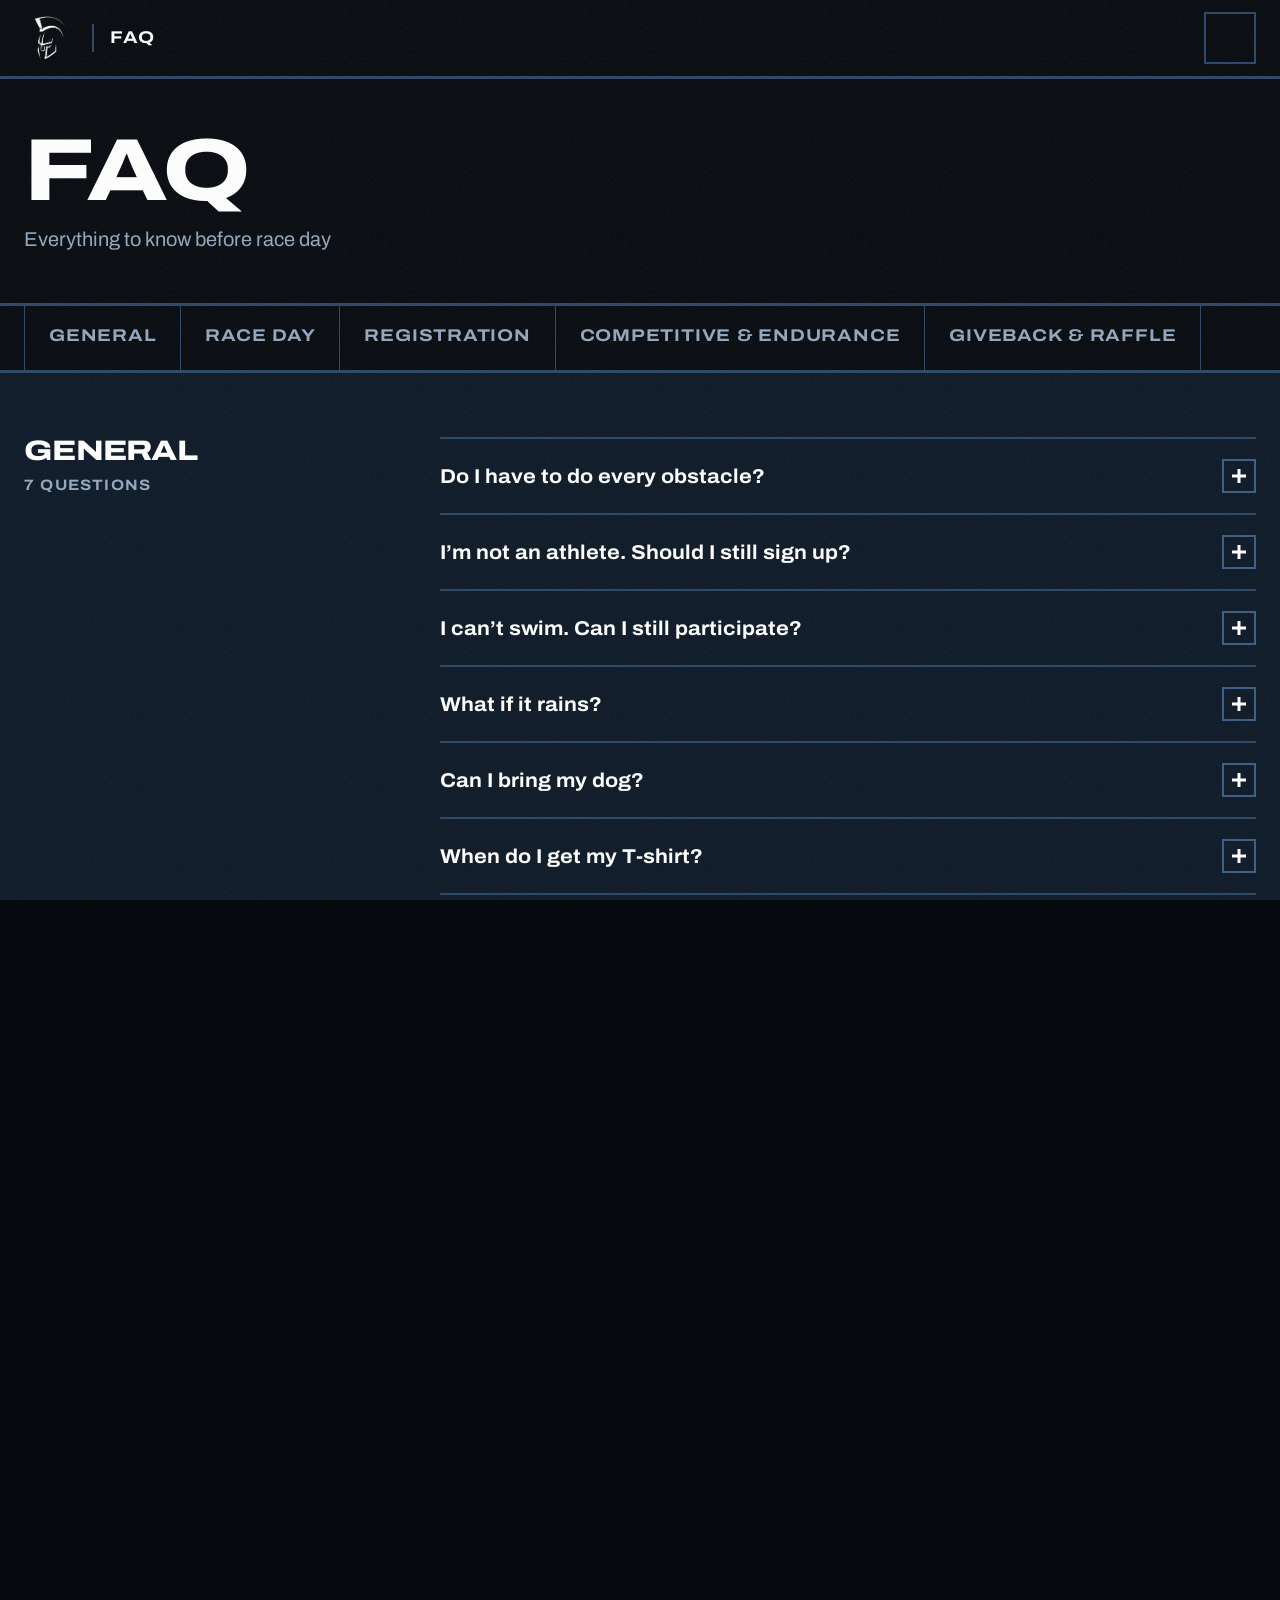
<file: faq.html>
<!DOCTYPE html>
<html lang="en">
<head>
  <meta charset="utf-8">
  <meta name="viewport" content="width=device-width, initial-scale=1">
  <!-- Tints Safari's top strip on iOS so it matches the nav bar instead of the page
       background. Mirrors --ink on .site-header; a meta tag can't read a CSS token. -->
  <meta name="theme-color" content="#06090e">
  <!-- Address bar shows /about, not /about.html. GitHub Pages serves both, so the
       tidied address is a real link. Files on disk keep .html; no-op from file://. -->
  <script>
    (function () {
      if (location.protocol === 'file:') return;
      var t = location.pathname.replace(/\/index\.html$/, '/').replace(/\.html$/, '');
      if (t !== location.pathname) {
        history.replaceState(null, '', t + location.search + location.hash);
      }
    })();
  </script>
  <title>FAQ | Gladiator Dash</title>
  <meta name="description" content="Everything to know before race day">
  <link rel="icon" href="media/shared/GD-Favicon.png">

  <link rel="preconnect" href="https://fonts.googleapis.com">
  <link rel="preconnect" href="https://fonts.gstatic.com" crossorigin>
  <link rel="stylesheet" href="https://fonts.googleapis.com/css2?family=Archivo:wdth,wght@62..125,100..900&display=swap">
  <link rel="stylesheet" href="assets/site.css">

  <link rel="canonical" href="https://gladiatordash.com/faq">
</head>
<body data-page="faq">

  <a class="skip-link" href="#main">Skip to content</a>

  <header class="site-header">
    <div class="site-header__inner">

      <a class="site-header__brand" href="index.html">
        <img src="media/shared/gladiator-white.png" alt="" width="500" height="500">
        <span class="site-header__brand-label">Home</span>
      </a>

      <!-- Mobile only: names the page you are on, since the tabs are in the drawer. -->
      <span class="site-header__current" aria-hidden="true">FAQ</span>

      <button class="nav-toggle" type="button"
              aria-label="Menu" aria-expanded="false" aria-controls="site-nav">
        <span></span><span></span><span></span>
      </button>

      <nav class="site-nav" id="site-nav" aria-label="Main">
        <ul class="site-nav__list">
        <!-- Drawer only: on desktop the mark beside the tabs is the Home tab. -->
        <li class="site-nav__home"><a href="index.html">Home</a></li>
        <li><a href="obstacles.html">Obstacles</a></li>
        <li><a href="about.html">About</a></li>
        <li><a href="faq.html" aria-current="page">FAQ</a></li>
        <li><a href="sponsors.html">Sponsors</a></li>
        <li><a href="raffle.html">Raffle</a></li>
        <li><a href="giveback.html">Giveback</a></li>
        <li><a href="contact.html">Contact</a></li>
        </ul>
        <a class="site-nav__cta" href="https://www.zeffy.com/en-US/ticketing/gladiator-dash--2027">Register</a>
      </nav>

    </div>
  </header>

  <main id="main">

    <div class="page-head">
      <div class="wrap">
        <h1>FAQ</h1>
        <p>Everything to know before race day</p>
      </div>
    </div>

    <nav class="jump-tabs" aria-label="FAQ sections">
      <ul>
        <li><a href="#general">General</a></li>
        <li><a href="#race-day">Race Day</a></li>
        <li><a href="#registration">Registration</a></li>
        <li><a href="#heats">Competitive &amp; Endurance</a></li>
        <li><a href="#giveback-raffle">Giveback &amp; Raffle</a></li>
      </ul>
    </nav>

    <!-- CONFIRM WITH TEAM before launch: race times, day-of price, swim station, dogs,
         shirt pickup days, heat times for 2027, and the Endurance Race start time. -->

    <section class="faq-group anchor-target" id="general" aria-labelledby="faq-general">
      <div class="wrap faq-group__inner">
        <div class="faq-group__head">
          <h2 id="faq-general">General</h2>
          <p>7 questions</p>
        </div>
        <div class="faq-list">
          <details class="faq-item">
            <summary><span>Do I have to do every obstacle?</span><span class="faq-item__icon" aria-hidden="true"></span></summary>
            <div class="faq-item__a"><p>No. Every obstacle is challenge by choice, with a way around each one. Anyone can start, and everyone can finish.</p></div>
          </details>
          <details class="faq-item">
            <summary><span>I’m not an athlete. Should I still sign up?</span><span class="faq-item__icon" aria-hidden="true"></span></summary>
            <div class="faq-item__a"><p>Absolutely. The course is built so runners of every skill level can take part and have a blast.</p></div>
          </details>
          <details class="faq-item">
            <summary><span>I can’t swim. Can I still participate?</span><span class="faq-item__icon" aria-hidden="true"></span></summary>
            <div class="faq-item__a"><p>Yes. There’s one swim station on the course, and like every obstacle it’s challenge by choice. Take the alternate route and skip the water entirely.</p></div>
          </details>
          <details class="faq-item">
            <summary><span>What if it rains?</span><span class="faq-item__icon" aria-hidden="true"></span></summary>
            <div class="faq-item__a"><p>Rain only makes the Dash better, so come ready to get dirty. If the weather turns dangerous, we’ll make a final call one hour before the start.</p></div>
          </details>
          <details class="faq-item">
            <summary><span>Can I bring my dog?</span><span class="faq-item__icon" aria-hidden="true"></span></summary>
            <div class="faq-item__a"><p>Yes. You’re responsible for your dog the whole time; One Army and Gladiator Dash aren’t responsible for pets.</p></div>
          </details>
          <details class="faq-item">
            <summary><span>When do I get my T-shirt?</span><span class="faq-item__icon" aria-hidden="true"></span></summary>
            <div class="faq-item__a"><p>Shirt and bib pickup opens one hour before the first heat on race day. We also hold two pickup days the week before, so you can skip the race-day line.</p></div>
          </details>
          <details class="faq-item">
            <summary><span>Can friends and family come watch?</span><span class="faq-item__icon" aria-hidden="true"></span></summary>
            <div class="faq-item__a"><p>Please do. Spectators are encouraged, parking is free, and many obstacles are easy to see from the sidelines. Bring a camera.</p></div>
          </details>
        </div>
      </div>
    </section>

    <section class="faq-group faq-group--ink anchor-target" id="race-day" aria-labelledby="faq-race-day">
      <div class="wrap faq-group__inner">
        <div class="faq-group__head">
          <h2 id="faq-race-day">Race Day</h2>
          <p>7 questions</p>
        </div>
        <div class="faq-list">
          <details class="faq-item">
            <summary><span>When is Gladiator Dash?</span><span class="faq-item__icon" aria-hidden="true"></span></summary>
            <div class="faq-item__a"><p>April 11, 2027. Heats start at 8:00 a.m. and go out every 10 minutes into the early afternoon.</p></div>
          </details>
          <details class="faq-item">
            <summary><span>Where is it?</span><span class="faq-item__icon" aria-hidden="true"></span></summary>
            <div class="faq-item__a"><p>Lake Bryan, 8200 Sandy Point Rd, Bryan, TX 77807.</p></div>
          </details>
          <details class="faq-item">
            <summary><span>When should I arrive?</span><span class="faq-item__icon" aria-hidden="true"></span></summary>
            <div class="faq-item__a"><p>At least 45 minutes before your heat, so you have time to park, check in and get ready.</p></div>
          </details>
          <details class="faq-item">
            <summary><span>What should I bring?</span><span class="faq-item__icon" aria-hidden="true"></span></summary>
            <div class="faq-item__a"><p>A photo ID and your wallet. We recommend an extra change of clothes, shoes and a towel. Stick around after your race for live music and food trucks.</p></div>
          </details>
          <details class="faq-item">
            <summary><span>Is there somewhere safe to leave my things?</span><span class="faq-item__icon" aria-hidden="true"></span></summary>
            <div class="faq-item__a"><p>Yes. There’s a secure gear check at the check-in tables, including a key wall. You can also leave valuables in your car.</p></div>
          </details>
          <details class="faq-item">
            <summary><span>Where do I park?</span><span class="faq-item__icon" aria-hidden="true"></span></summary>
            <div class="faq-item__a"><p>Parking at Lake Bryan is free for runners and spectators.</p></div>
          </details>
          <details class="faq-item">
            <summary><span>Do I have to sign a waiver?</span><span class="faq-item__icon" aria-hidden="true"></span></summary>
            <div class="faq-item__a"><p>If you registered online, you already accepted the waiver. If you sign up on race day, you’ll sign one at the registration table acknowledging that the race carries risks, including personal injury. Please read it before you sign.</p></div>
          </details>
        </div>
      </div>
    </section>

    <section class="faq-group anchor-target" id="registration" aria-labelledby="faq-registration">
      <div class="wrap faq-group__inner">
        <div class="faq-group__head">
          <h2 id="faq-registration">Registration</h2>
          <p>4 questions</p>
        </div>
        <div class="faq-list">
          <details class="faq-item">
            <summary><span>How do I register a team, or join one?</span><span class="faq-item__icon" aria-hidden="true"></span></summary>
            <div class="faq-item__a"><p>Pick a team name and make sure everyone on the team enters it exactly the same way during registration. Signing up with a student organization? Your team name also counts toward the <a href="giveback.html">Giveback Program</a>.</p></div>
          </details>
          <details class="faq-item">
            <summary><span>Is there a minimum or maximum team size?</span><span class="faq-item__icon" aria-hidden="true"></span></summary>
            <div class="faq-item__a"><p>No. Your team can be as big or as small as you want.</p></div>
          </details>
          <details class="faq-item">
            <summary><span>Can I sign up on race day?</span><span class="faq-item__icon" aria-hidden="true"></span></summary>
            <div class="faq-item__a"><p>Yes. Race-day sign-ups are $30. Registration opens October 15, and <a href="https://www.zeffy.com/en-US/ticketing/gladiator-dash--2027">registering early</a> gets you a lower price.</p></div>
          </details>
          <details class="faq-item">
            <summary><span>Is there an age requirement?</span><span class="faq-item__icon" aria-hidden="true"></span></summary>
            <div class="faq-item__a"><p>Runners must be at least 18. Younger gladiators need a parent or guardian to sign a waiver at the registration table, and that adult must either run with them or stay at the event the whole time they’re there.</p></div>
          </details>
        </div>
      </div>
    </section>

    <section class="faq-group faq-group--ink anchor-target" id="heats" aria-labelledby="faq-heats">
      <div class="wrap faq-group__inner">
        <div class="faq-group__head">
          <h2 id="faq-heats">Competitive &amp; Endurance</h2>
          <p>3 questions</p>
        </div>
        <div class="faq-list">
          <details class="faq-item">
            <summary><span>What are competitive heats?</span><span class="faq-item__icon" aria-hidden="true"></span></summary>
            <div class="faq-item__a">
              <p>Competitive heats let you race for time, placement and medals, with official timing and a live leaderboard in the Gladiator Arena. The top three men and top three women in every competitive heat get medals, and the overall winner is crowned after the final competitive heat.</p>
              <p>In 2026 there were four: a Corps Competitive Heat at 8:00 a.m. and Open Competitive Heats at 8:10, 8:50 and 9:00 a.m.</p>
            </div>
          </details>
          <details class="faq-item">
            <summary><span>Is there a heat for the Corps of Cadets?</span><span class="faq-item__icon" aria-hidden="true"></span></summary>
            <div class="faq-item__a"><p>Yes. The Corps Competitive Heat runs first, followed by the Open Competitive Heats.</p></div>
          </details>
          <details class="faq-item">
            <summary><span>What’s the Endurance Race?</span><span class="faq-item__icon" aria-hidden="true"></span></summary>
            <div class="faq-item__a"><p>Run the course as many times as you can. The Endurance Race starts in the morning and runs until 1:00 p.m. Each finished lap gets a tally by your name, a water table sits about halfway through the course, and whoever completes the most laps wins a prize.</p></div>
          </details>
        </div>
      </div>
    </section>

    <section class="faq-group anchor-target" id="giveback-raffle" aria-labelledby="faq-giveback">
      <div class="wrap faq-group__inner">
        <div class="faq-group__head">
          <h2 id="faq-giveback">Giveback &amp; Raffle</h2>
          <p>2 questions</p>
        </div>
        <div class="faq-list">
          <details class="faq-item">
            <summary><span>What is the Giveback Program?</span><span class="faq-item__icon" aria-hidden="true"></span></summary>
            <div class="faq-item__a"><p>Student organizations compete in four categories. The organization with the most runners registered under its team name in each category wins $1,000 for its philanthropy. <a href="giveback.html">How the Giveback Program works</a></p></div>
          </details>
          <details class="faq-item">
            <summary><span>How does the raffle work?</span><span class="faq-item__icon" aria-hidden="true"></span></summary>
            <div class="faq-item__a"><p>The 2027 raffle is coming soon. Tickets will go on sale online before race day for a chance at prizes from local businesses, and every ticket supports Still Creek Ranch. <a href="raffle.html">Raffle details</a></p></div>
          </details>
        </div>
      </div>
    </section>

    <section class="band band--ink faq-contact" aria-labelledby="faq-contact">
      <div class="wrap">
        <div class="band__head">
          <p class="eyebrow">Still stuck?</p>
          <h2 id="faq-contact">Ask us directly</h2>
        </div>
        <ul class="contact-tiles">
          <li>
            <a class="contact-tile" href="mailto:onearmy.philanthropy@gmail.com">
              <span class="contact-tile__label">Email</span>
              <span class="contact-tile__value">onearmy.philanthropy@gmail.com</span>
            </a>
          </li>
          <li>
            <a class="contact-tile" href="https://www.instagram.com/gladiatordash/" rel="noopener">
              <span class="contact-tile__label">Instagram</span>
              <span class="contact-tile__value">@gladiatordash</span>
            </a>
          </li>
        </ul>
      </div>
    </section>

  </main>

  <footer class="site-footer">

    <!-- Sponsor strip: Title, Arena and Gold. The logo set is written twice so the
         30s loop is seamless; the second copy is hidden from screen readers. -->
    <div class="site-footer__sponsors">
      <a class="logo-marquee" href="sponsors.html">
        <span class="logo-marquee__label">Sponsored by</span>
        <span class="logo-marquee__cta">All sponsors &rarr;</span>
        <span class="logo-marquee__viewport">
          <span class="logo-marquee__track">
            <span class="logo-marquee__group">
              <span class="logo-marquee__item"><img class="logo-marquee__logo" src="media/sponsors/title/mercuria.png" alt="Mercuria" width="533" height="187" loading="lazy"></span>
              <span class="logo-marquee__item"><img class="logo-marquee__logo logo-marquee__logo--invert" src="media/sponsors/arena/slate-construction.png" alt="Slate Construction" width="475" height="320" loading="lazy"></span>
              <span class="logo-marquee__item"><img class="logo-marquee__logo" src="media/sponsors/gold/wings-n-more.png" alt="Wings N More" width="609" height="320" loading="lazy"></span>
              <span class="logo-marquee__item"><img class="logo-marquee__logo" src="media/sponsors/gold/cognascents.png" alt="Cognascents" width="640" height="74" loading="lazy"></span>
              <span class="logo-marquee__item"><img class="logo-marquee__logo logo-marquee__logo--invert" src="media/sponsors/gold/elos-water.png" alt="Elos Water" width="640" height="139" loading="lazy"></span>
              <span class="logo-marquee__item"><img class="logo-marquee__logo logo-marquee__logo--invert" src="media/sponsors/gold/excell-foundations.png" alt="Excell Foundations" width="516" height="279" loading="lazy"></span>
              <span class="logo-marquee__item"><img class="logo-marquee__logo logo-marquee__logo--invert" src="media/sponsors/gold/monte-longos.png" alt="Monte Longo’s" width="599" height="320" loading="lazy"></span>
              <span class="logo-marquee__item"><img class="logo-marquee__logo" src="media/sponsors/gold/gfg-wealth-advisors.png" alt="GFG Wealth Advisors" width="640" height="178" loading="lazy"></span>
              <span class="logo-marquee__item"><img class="logo-marquee__logo logo-marquee__logo--invert" src="media/sponsors/gold/david-gardners-jewelers.png" alt="David Gardner’s Jewelers" width="640" height="95" loading="lazy"></span>
              <span class="logo-marquee__item"><img class="logo-marquee__logo" src="media/sponsors/gold/vpp-texas.png" alt="VPP Texas" width="286" height="286" loading="lazy"></span>
            </span>
            <span class="logo-marquee__group" aria-hidden="true">
              <span class="logo-marquee__item"><img class="logo-marquee__logo" src="media/sponsors/title/mercuria.png" alt="" width="533" height="187" loading="lazy"></span>
              <span class="logo-marquee__item"><img class="logo-marquee__logo logo-marquee__logo--invert" src="media/sponsors/arena/slate-construction.png" alt="" width="475" height="320" loading="lazy"></span>
              <span class="logo-marquee__item"><img class="logo-marquee__logo" src="media/sponsors/gold/wings-n-more.png" alt="" width="609" height="320" loading="lazy"></span>
              <span class="logo-marquee__item"><img class="logo-marquee__logo" src="media/sponsors/gold/cognascents.png" alt="" width="640" height="74" loading="lazy"></span>
              <span class="logo-marquee__item"><img class="logo-marquee__logo logo-marquee__logo--invert" src="media/sponsors/gold/elos-water.png" alt="" width="640" height="139" loading="lazy"></span>
              <span class="logo-marquee__item"><img class="logo-marquee__logo logo-marquee__logo--invert" src="media/sponsors/gold/excell-foundations.png" alt="" width="516" height="279" loading="lazy"></span>
              <span class="logo-marquee__item"><img class="logo-marquee__logo logo-marquee__logo--invert" src="media/sponsors/gold/monte-longos.png" alt="" width="599" height="320" loading="lazy"></span>
              <span class="logo-marquee__item"><img class="logo-marquee__logo" src="media/sponsors/gold/gfg-wealth-advisors.png" alt="" width="640" height="178" loading="lazy"></span>
              <span class="logo-marquee__item"><img class="logo-marquee__logo logo-marquee__logo--invert" src="media/sponsors/gold/david-gardners-jewelers.png" alt="" width="640" height="95" loading="lazy"></span>
              <span class="logo-marquee__item"><img class="logo-marquee__logo" src="media/sponsors/gold/vpp-texas.png" alt="" width="286" height="286" loading="lazy"></span>
            </span>
          </span>
        </span>
      </a>
    </div>

    <div class="site-footer__inner">

      <div class="site-footer__brand">
        <img src="media/home/gd-logo-white.png" alt="One Army Gladiator Dash, April 11 2027" width="1538" height="643">
        <p class="site-footer__tagline">
          <strong>Run by One Army.</strong>
          Proceeds benefit Still Creek Ranch.
        </p>
        <p class="site-footer__nonprofit">Gladiator Dash is a registered 501(c)(3) tax-exempt charitable organization, EIN 99-3600364. Contributions are tax-deductible to the extent permitted by law.</p>
      </div>

      <nav class="site-footer__nav" aria-label="Footer">
        <ul>
          <li><a href="https://www.zeffy.com/en-US/ticketing/gladiator-dash--2027">Register</a></li>
          <li><a href="obstacles.html">Obstacles</a></li>
          <li><a href="faq.html">FAQ</a></li>
          <li><a href="about.html">About</a></li>
        </ul>
        <ul>
          <li><a href="sponsors.html">Sponsors</a></li>
          <li><a href="raffle.html">Raffle</a></li>
          <li><a href="giveback.html">Giveback</a></li>
          <li><a href="contact.html">Contact</a></li>
        </ul>
      </nav>

      <div class="site-footer__contact">
        <h2>Questions</h2>
        <p><a href="mailto:onearmy.philanthropy@gmail.com">onearmy.philanthropy@gmail.com</a></p>
        <p><a href="https://www.instagram.com/gladiatordash/" rel="noopener">Instagram</a></p>
        <p>Lake Bryan, Bryan, Texas</p>
      </div>

    </div>

    <div class="site-footer__legal">
      <p>&copy; Gladiator Dash</p>
    </div>
  </footer>

  <script src="assets/nav.js"></script>
</body>
</html>
</file>
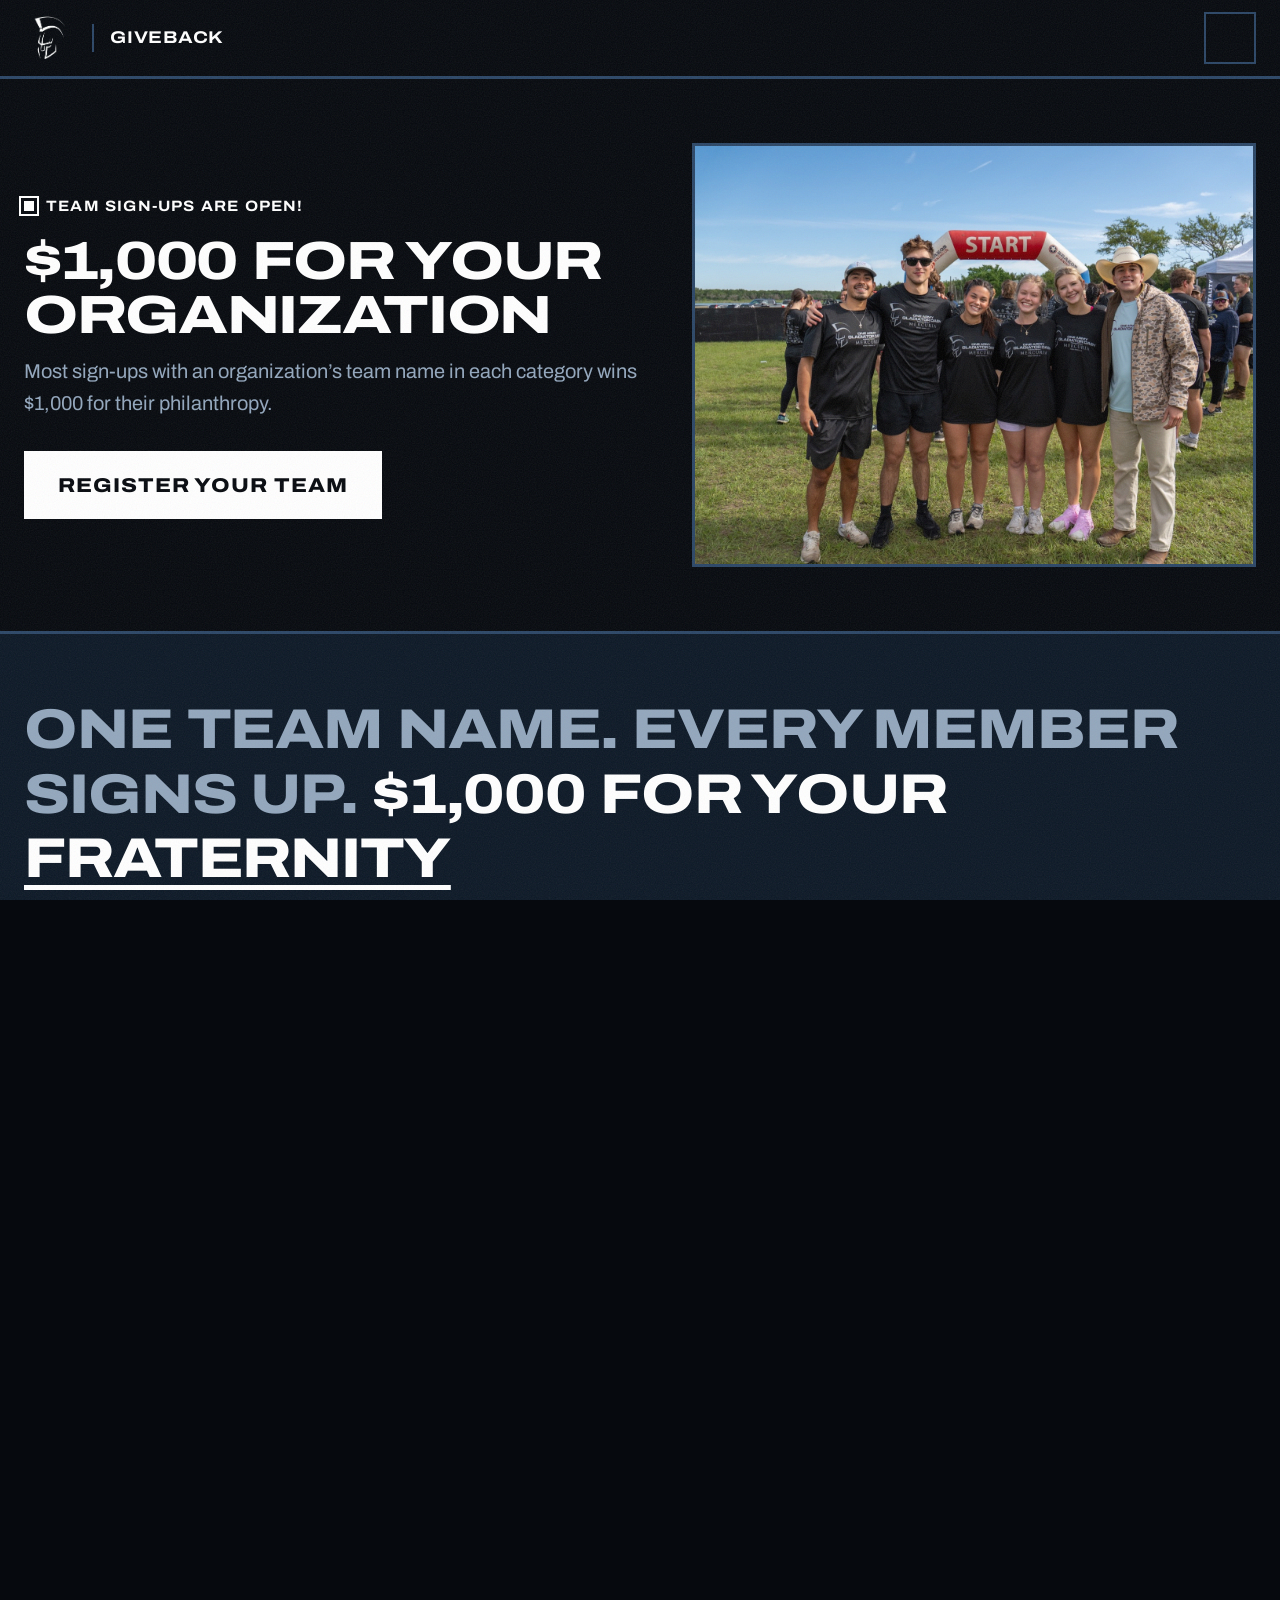
<file: giveback.html>
<!DOCTYPE html>
<html lang="en">
<head>
  <meta charset="utf-8">
  <meta name="viewport" content="width=device-width, initial-scale=1">
  <!-- Tints Safari's top strip on iOS so it matches the nav bar instead of the page
       background. Mirrors --ink on .site-header; a meta tag can't read a CSS token. -->
  <meta name="theme-color" content="#06090e">
  <!-- Address bar shows /about, not /about.html. GitHub Pages serves both, so the
       tidied address is a real link. Files on disk keep .html; no-op from file://. -->
  <script>
    (function () {
      if (location.protocol === 'file:') return;
      var t = location.pathname.replace(/\/index\.html$/, '/').replace(/\.html$/, '');
      if (t !== location.pathname) {
        history.replaceState(null, '', t + location.search + location.hash);
      }
    })();
  </script>
  <title>Giveback program | Gladiator Dash</title>
  <meta name="description" content="Win $1,000 for your organization">
  <link rel="icon" href="media/shared/GD-Favicon.png">

  <link rel="preconnect" href="https://fonts.googleapis.com">
  <link rel="preconnect" href="https://fonts.gstatic.com" crossorigin>
  <link rel="stylesheet" href="https://fonts.googleapis.com/css2?family=Archivo:wdth,wght@62..125,100..900&display=swap">
  <link rel="stylesheet" href="assets/site.css">

  <link rel="canonical" href="https://gladiatordash.com/giveback">
</head>
<body data-page="giveback">

  <a class="skip-link" href="#main">Skip to content</a>

  <header class="site-header">
    <div class="site-header__inner">

      <a class="site-header__brand" href="index.html">
        <img src="media/shared/gladiator-white.png" alt="" width="500" height="500">
        <span class="site-header__brand-label">Home</span>
      </a>

      <!-- Mobile only: names the page you are on, since the tabs are in the drawer. -->
      <span class="site-header__current" aria-hidden="true">Giveback</span>

      <button class="nav-toggle" type="button"
              aria-label="Menu" aria-expanded="false" aria-controls="site-nav">
        <span></span><span></span><span></span>
      </button>

      <nav class="site-nav" id="site-nav" aria-label="Main">
        <ul class="site-nav__list">
        <!-- Drawer only: on desktop the mark beside the tabs is the Home tab. -->
        <li class="site-nav__home"><a href="index.html">Home</a></li>
        <li><a href="obstacles.html">Obstacles</a></li>
        <li><a href="about.html">About</a></li>
        <li><a href="faq.html">FAQ</a></li>
        <li><a href="sponsors.html">Sponsors</a></li>
        <li><a href="raffle.html">Raffle</a></li>
        <li><a href="giveback.html" aria-current="page">Giveback</a></li>
        <li><a href="contact.html">Contact</a></li>
        </ul>
        <a class="site-nav__cta" href="https://www.zeffy.com/en-US/ticketing/gladiator-dash--2027">Register</a>
      </nav>

    </div>
  </header>

  <main id="main">

    <!-- Hero: headline and sign-up buttons beside a team photo from the start line. -->
    <section class="gb-hero" aria-labelledby="gb-title">
      <div class="wrap gb-hero__bar">
        <div class="gb-hero__text">
          <p class="live-flag"><span class="live-flag__mark" aria-hidden="true"></span>Team sign-ups are open!</p>
          <h1 class="gb-hero__title" id="gb-title">$1,000 for your organization</h1>
          <p class="gb-hero__lede">Most sign-ups with an organization’s team name in each category wins $1,000 for their philanthropy.</p>
          <div class="btn-row">
            <a class="btn btn--primary btn--lg" href="https://www.zeffy.com/en-US/ticketing/gladiator-dash--2027">Register your team</a>
          </div>
        </div>
        <figure class="gb-hero__photo">
          <img src="media/giveback/team-at-start-line.jpg"
               alt="Six Gladiator Dash runners in matching black race shirts posing together in front of the start arch"
               width="1600" height="1066">
        </figure>
      </div>
    </section>

    <!-- Word roll (performativeUI "WordRoll"). Screen readers get the full list once. -->
    <section class="band gb-roll" aria-label="Who can win">
      <div class="wrap">
        <p class="gb-roll__line">
          <span class="gb-roll__muted">One team name. Every member signs up.</span>
          $1,000 for your
          <span class="sr-only">fraternity, sorority, Corps outfit, men’s organization, women’s organization, service organization, leadership organization or FLO/SLO.</span>
          <span class="word-roll" data-word-roll aria-hidden="true">
            <span class="word-roll__word is-active">fraternity</span>
            <span class="word-roll__word">sorority</span>
            <span class="word-roll__word">Corps outfit</span>
            <span class="word-roll__word">men’s org</span>
            <span class="word-roll__word">women’s org</span>
            <span class="word-roll__word">service org</span>
            <span class="word-roll__word">leadership org</span>
            <span class="word-roll__word">FLO/SLO</span>
          </span>
        </p>
      </div>
    </section>

    <section class="band band--ink" aria-labelledby="gb-categories">
      <div class="wrap">
        <div class="band__head">
          <p class="eyebrow">The four categories</p>
          <h2 id="gb-categories">Find your category</h2>
          <p> The organization in each category with the highest number of people signed up for Gladiator Dash 2027 will receive $1,000 towards their philanthropy or an event that organization puts on that serves the community. Not sure which category you’re in? Email <a href="mailto:onearmy.philanthropy@gmail.com">onearmy.philanthropy@gmail.com</a> before you register.</p>
        </div>
        <ul class="gb-cats">
          <li class="gb-cat">
            <h3>Men’s &amp; Women’s Organizations</h3>
            <ul>
              <li>Men’s, women’s and co-ed service and social organizations</li>
            </ul>
            <p class="gb-cat__prize">$1,000</p>
          </li>
          <li class="gb-cat">
            <h3>Greek Life</h3>
            <ul>
              <li>Sororities</li>
              <li>Fraternities</li>
            </ul>
            <p class="gb-cat__prize">$1,000</p>
          </li>
          <li class="gb-cat">
            <h3>Freshman &amp; Sophomore Leadership Orgs</h3>
            <ul>
              <li>Any FLO or SLO</li>
            </ul>
            <p class="gb-cat__prize">$1,000</p>
          </li>
          <li class="gb-cat">
            <h3>Corps of Cadets &amp; Other</h3>
            <ul>
              <li>Corps of Cadets outfits</li>
              <li>Professional groups</li>
              <li>Religious groups</li>
              <li>Community service groups</li>
              <li>Diversity groups</li>
              <li>Any group that doesn’t fit another category</li>
            </ul>
            <p class="gb-cat__prize">$1,000</p>
          </li>
        </ul>
      </div>
    </section>

    <section class="band anchor-target" id="how-it-works" aria-labelledby="gb-how">
      <div class="wrap">
        <div class="band__head">
          <p class="eyebrow">How it works</p>
          <h2 id="gb-how">Three steps to $1,000</h2>
        </div>
        <ol class="gb-steps">
          <li class="gb-step">
            <span class="gb-step__num" aria-hidden="true">1</span>
            <h3>Pick one team name</h3>
            <p>Choose a name your whole organization will recognize. Keep it simple so nobody spells it differently.</p>
          </li>
          <li class="gb-step">
            <span class="gb-step__num" aria-hidden="true">2</span>
            <h3>Everyone registers under it</h3>
            <p>When members sign up for Gladiator Dash, they enter that exact team name during registration.</p>
            <p class="gb-example"><span>Team name</span><strong>Your org name</strong></p>
          </li>
          <li class="gb-step">
            <span class="gb-step__num" aria-hidden="true">3</span>
            <h3>Most sign-ups wins</h3>
            <p>The organization with the most runners registered under its team name in each category wins $1,000 for its philanthropy.</p>
          </li>
        </ol>
      </div>
    </section>

  </main>

  <footer class="site-footer">

    <!-- Sponsor strip: Title, Arena and Gold. The logo set is written twice so the
         30s loop is seamless; the second copy is hidden from screen readers. -->
    <div class="site-footer__sponsors">
      <a class="logo-marquee" href="sponsors.html">
        <span class="logo-marquee__label">Sponsored by</span>
        <span class="logo-marquee__cta">All sponsors &rarr;</span>
        <span class="logo-marquee__viewport">
          <span class="logo-marquee__track">
            <span class="logo-marquee__group">
              <span class="logo-marquee__item"><img class="logo-marquee__logo" src="media/sponsors/title/mercuria.png" alt="Mercuria" width="533" height="187" loading="lazy"></span>
              <span class="logo-marquee__item"><img class="logo-marquee__logo logo-marquee__logo--invert" src="media/sponsors/arena/slate-construction.png" alt="Slate Construction" width="475" height="320" loading="lazy"></span>
              <span class="logo-marquee__item"><img class="logo-marquee__logo" src="media/sponsors/gold/wings-n-more.png" alt="Wings N More" width="609" height="320" loading="lazy"></span>
              <span class="logo-marquee__item"><img class="logo-marquee__logo" src="media/sponsors/gold/cognascents.png" alt="Cognascents" width="640" height="74" loading="lazy"></span>
              <span class="logo-marquee__item"><img class="logo-marquee__logo logo-marquee__logo--invert" src="media/sponsors/gold/elos-water.png" alt="Elos Water" width="640" height="139" loading="lazy"></span>
              <span class="logo-marquee__item"><img class="logo-marquee__logo logo-marquee__logo--invert" src="media/sponsors/gold/excell-foundations.png" alt="Excell Foundations" width="516" height="279" loading="lazy"></span>
              <span class="logo-marquee__item"><img class="logo-marquee__logo logo-marquee__logo--invert" src="media/sponsors/gold/monte-longos.png" alt="Monte Longo’s" width="599" height="320" loading="lazy"></span>
              <span class="logo-marquee__item"><img class="logo-marquee__logo" src="media/sponsors/gold/gfg-wealth-advisors.png" alt="GFG Wealth Advisors" width="640" height="178" loading="lazy"></span>
              <span class="logo-marquee__item"><img class="logo-marquee__logo logo-marquee__logo--invert" src="media/sponsors/gold/david-gardners-jewelers.png" alt="David Gardner’s Jewelers" width="640" height="95" loading="lazy"></span>
              <span class="logo-marquee__item"><img class="logo-marquee__logo" src="media/sponsors/gold/vpp-texas.png" alt="VPP Texas" width="286" height="286" loading="lazy"></span>
            </span>
            <span class="logo-marquee__group" aria-hidden="true">
              <span class="logo-marquee__item"><img class="logo-marquee__logo" src="media/sponsors/title/mercuria.png" alt="" width="533" height="187" loading="lazy"></span>
              <span class="logo-marquee__item"><img class="logo-marquee__logo logo-marquee__logo--invert" src="media/sponsors/arena/slate-construction.png" alt="" width="475" height="320" loading="lazy"></span>
              <span class="logo-marquee__item"><img class="logo-marquee__logo" src="media/sponsors/gold/wings-n-more.png" alt="" width="609" height="320" loading="lazy"></span>
              <span class="logo-marquee__item"><img class="logo-marquee__logo" src="media/sponsors/gold/cognascents.png" alt="" width="640" height="74" loading="lazy"></span>
              <span class="logo-marquee__item"><img class="logo-marquee__logo logo-marquee__logo--invert" src="media/sponsors/gold/elos-water.png" alt="" width="640" height="139" loading="lazy"></span>
              <span class="logo-marquee__item"><img class="logo-marquee__logo logo-marquee__logo--invert" src="media/sponsors/gold/excell-foundations.png" alt="" width="516" height="279" loading="lazy"></span>
              <span class="logo-marquee__item"><img class="logo-marquee__logo logo-marquee__logo--invert" src="media/sponsors/gold/monte-longos.png" alt="" width="599" height="320" loading="lazy"></span>
              <span class="logo-marquee__item"><img class="logo-marquee__logo" src="media/sponsors/gold/gfg-wealth-advisors.png" alt="" width="640" height="178" loading="lazy"></span>
              <span class="logo-marquee__item"><img class="logo-marquee__logo logo-marquee__logo--invert" src="media/sponsors/gold/david-gardners-jewelers.png" alt="" width="640" height="95" loading="lazy"></span>
              <span class="logo-marquee__item"><img class="logo-marquee__logo" src="media/sponsors/gold/vpp-texas.png" alt="" width="286" height="286" loading="lazy"></span>
            </span>
          </span>
        </span>
      </a>
    </div>

    <div class="site-footer__inner">

      <div class="site-footer__brand">
        <img src="media/home/gd-logo-white.png" alt="One Army Gladiator Dash, April 11 2027" width="1538" height="643">
        <p class="site-footer__tagline">
          <strong>Run by One Army.</strong>
          Proceeds benefit Still Creek Ranch.
        </p>
        <p class="site-footer__nonprofit">Gladiator Dash is a registered 501(c)(3) tax-exempt charitable organization, EIN 99-3600364. Contributions are tax-deductible to the extent permitted by law.</p>
      </div>

      <nav class="site-footer__nav" aria-label="Footer">
        <ul>
          <li><a href="https://www.zeffy.com/en-US/ticketing/gladiator-dash--2027">Register</a></li>
          <li><a href="obstacles.html">Obstacles</a></li>
          <li><a href="faq.html">FAQ</a></li>
          <li><a href="about.html">About</a></li>
        </ul>
        <ul>
          <li><a href="sponsors.html">Sponsors</a></li>
          <li><a href="raffle.html">Raffle</a></li>
          <li><a href="giveback.html">Giveback</a></li>
          <li><a href="contact.html">Contact</a></li>
        </ul>
      </nav>

      <div class="site-footer__contact">
        <h2>Questions</h2>
        <p><a href="mailto:onearmy.philanthropy@gmail.com">onearmy.philanthropy@gmail.com</a></p>
        <p><a href="https://www.instagram.com/gladiatordash/" rel="noopener">Instagram</a></p>
        <p>Lake Bryan, Bryan, Texas</p>
      </div>

    </div>

    <div class="site-footer__legal">
      <p>&copy; Gladiator Dash</p>
    </div>
  </footer>

  <script src="assets/nav.js"></script>
</body>
</html>
</file>
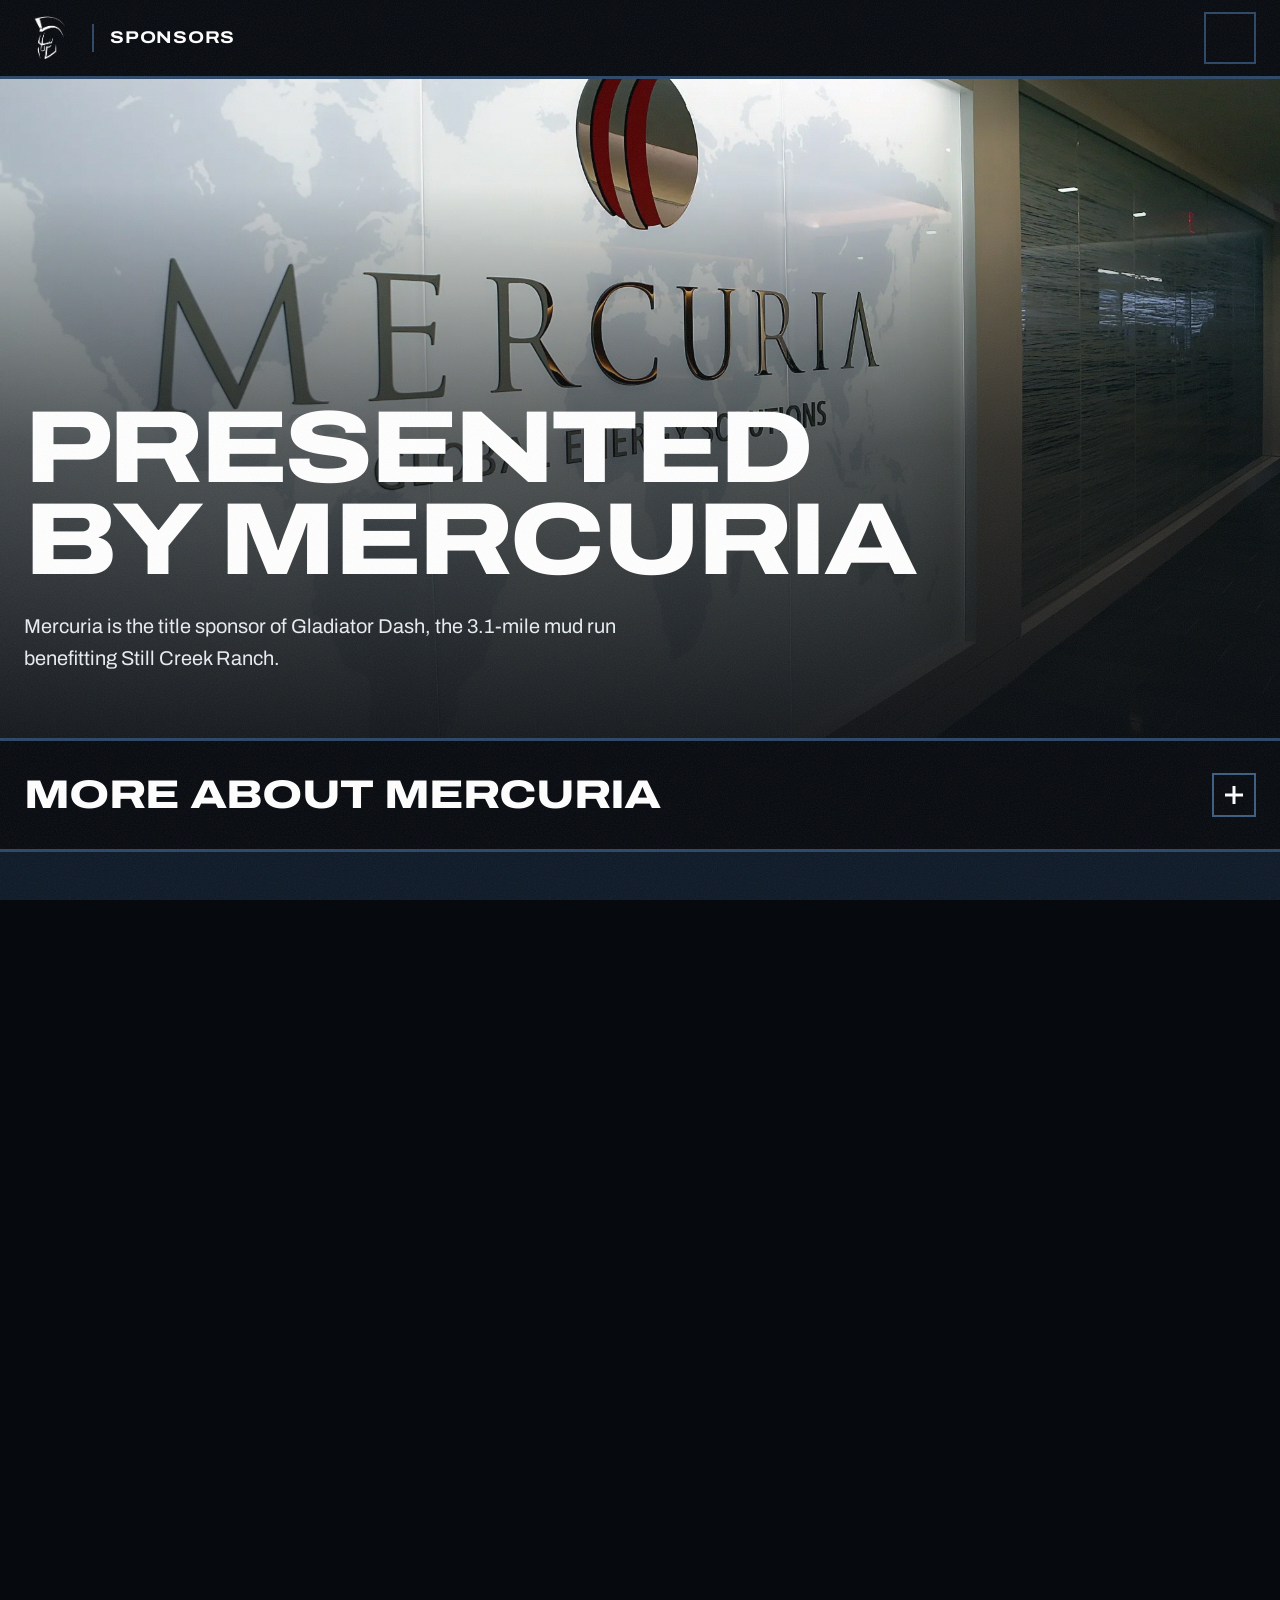
<file: mercuria.html>
<!DOCTYPE html>
<html lang="en">
<head>
  <meta charset="utf-8">
  <!-- The Mercuria page folded into Sponsors. Old links land on its section there. -->
  <title>Sponsors | Gladiator Dash</title>
  <meta name="robots" content="noindex">
  <meta http-equiv="refresh" content="0; url=sponsors.html#mercuria">
  <link rel="canonical" href="https://www.gladiatordash.com/sponsors.html">
  <script>location.replace('sponsors.html#mercuria');</script>
</head>
<body>
  <p>The Mercuria page has moved. <a href="sponsors.html#mercuria">Go to the Sponsors page</a>.</p>
</body>
</html>
</file>
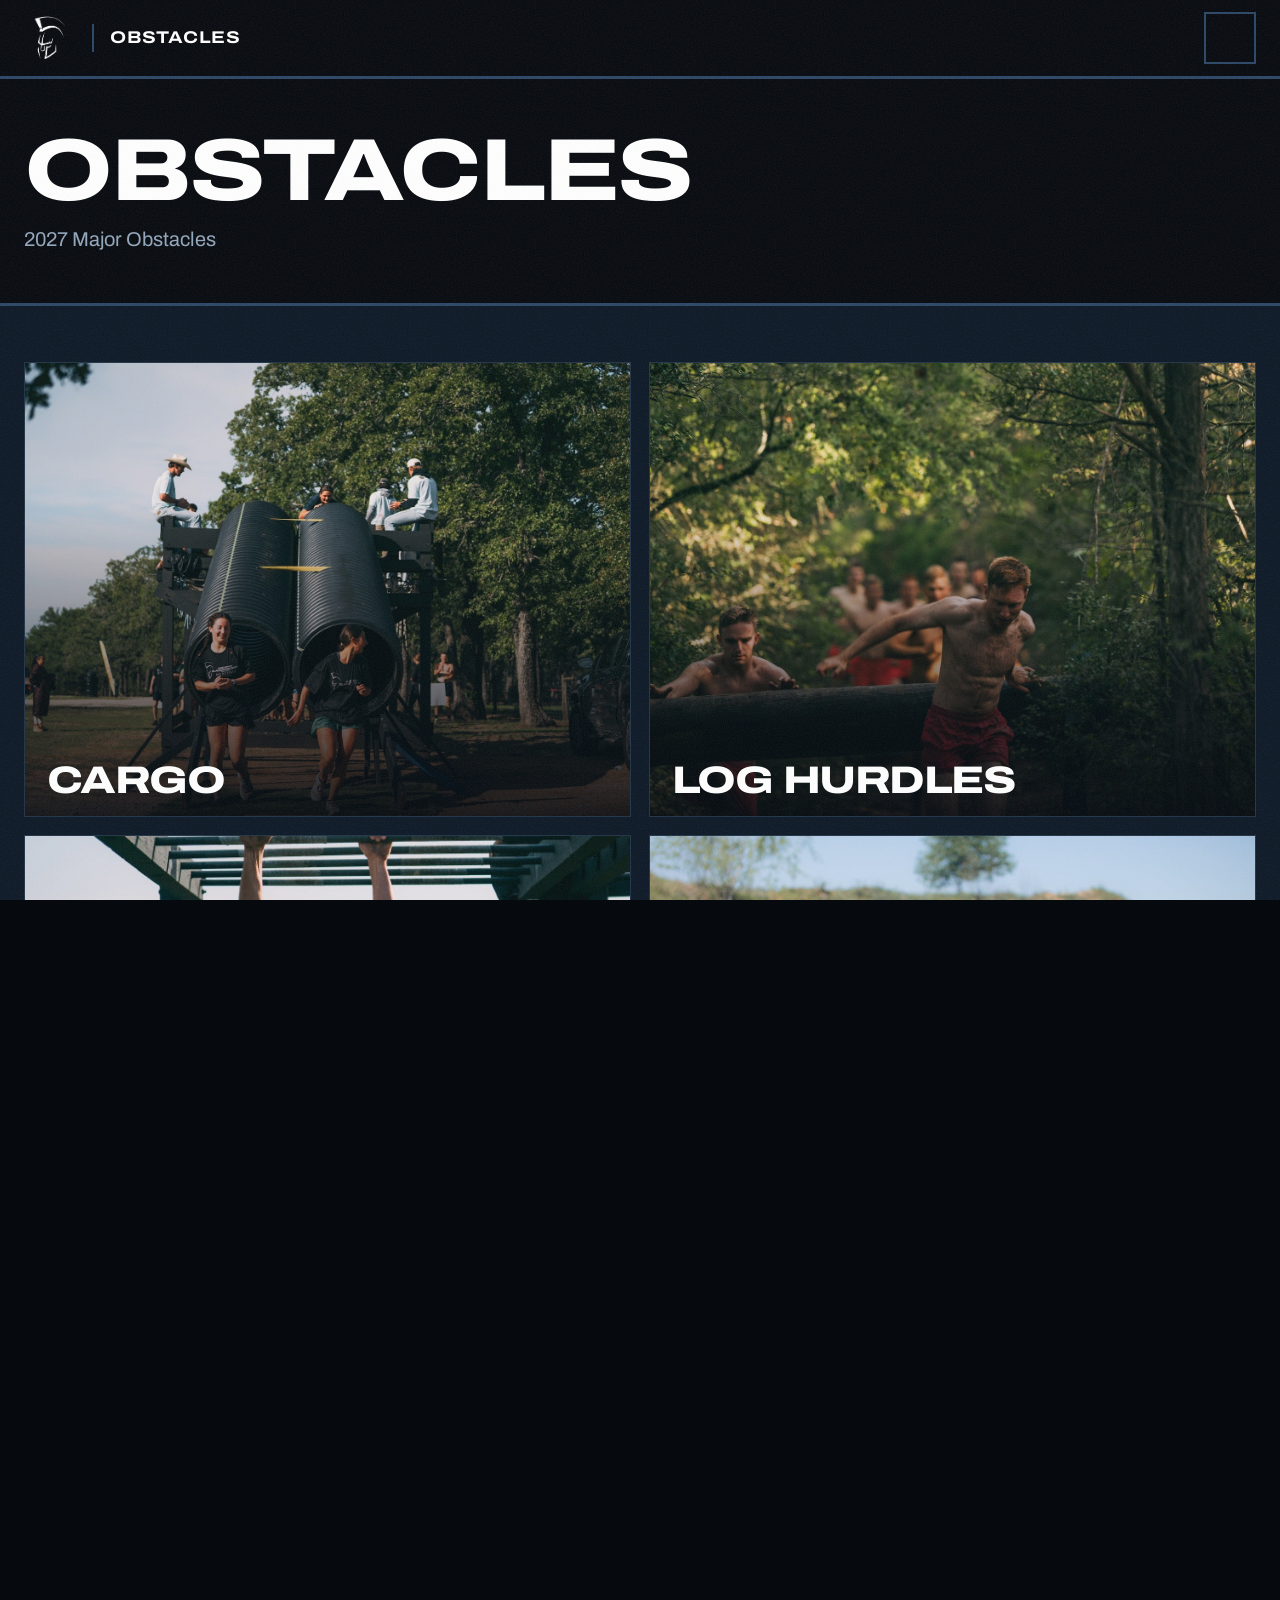
<file: obstacles.html>
<!DOCTYPE html>
<html lang="en">
<head>
  <meta charset="utf-8">
  <meta name="viewport" content="width=device-width, initial-scale=1">
  <!-- Tints Safari's top strip on iOS so it matches the nav bar instead of the page
       background. Mirrors --ink on .site-header; a meta tag can't read a CSS token. -->
  <meta name="theme-color" content="#06090e">
  <!-- Address bar shows /about, not /about.html. GitHub Pages serves both, so the
       tidied address is a real link. Files on disk keep .html; no-op from file://. -->
  <script>
    (function () {
      if (location.protocol === 'file:') return;
      var t = location.pathname.replace(/\/index\.html$/, '/').replace(/\.html$/, '');
      if (t !== location.pathname) {
        history.replaceState(null, '', t + location.search + location.hash);
      }
    })();
  </script>

  <title>Obstacles | Gladiator Dash</title>
  <meta
    name="description"
    content="More Gladiator Dash obstacles: tire run, two step, walls, swim, and more! Non-competitve runners may skip any obstacle."
  >

  <link rel="icon" href="media/shared/GD-Favicon.png">

  <link rel="preconnect" href="https://fonts.googleapis.com">
  <link rel="preconnect" href="https://fonts.gstatic.com" crossorigin>

  <link
    rel="stylesheet"
    href="https://fonts.googleapis.com/css2?family=Archivo:wdth,wght@62..125,100..900&display=swap"
  >

  <link rel="stylesheet" href="assets/site.css">

  <link rel="canonical" href="https://gladiatordash.com/obstacles">

  <style>
    /* =========================
       OBSTACLES PAGE
       ========================= */

    .obstacle-section {
      padding-top: 56px;
      padding-bottom: 80px;
    }

    .obstacle-grid {
      display: grid;
      grid-template-columns: repeat(2, minmax(0, 1fr));
      gap: 18px;
    }

    .obstacle-card {
      position: relative;
      overflow: hidden;
      aspect-ratio: 4 / 3;
      background: #0b1017;
      border: 1px solid rgba(105, 165, 215, 0.24);
    }

    .obstacle-card img {
      width: 100%;
      height: 100%;
      object-fit: cover;
      display: block;

      transition:
        transform 0.45s ease,
        filter 0.45s ease;
    }

    /* Custom framing for Log Hurdles only */
    .obstacle-card--log-hurdles img {
      object-position: center 70%;
    }

    .obstacle-card__overlay {
      position: absolute;
      inset: 0;

      background:
        linear-gradient(
          to top,
          rgba(4, 9, 15, 0.92) 0%,
          rgba(4, 9, 15, 0.36) 38%,
          rgba(4, 9, 15, 0.04) 70%
        );

      pointer-events: none;
    }

    .obstacle-card__title {
      position: absolute;
      left: 22px;
      right: 22px;
      bottom: 18px;
      z-index: 2;
    }

    .obstacle-card__title h2 {
      margin: 0;

      color: #ffffff;

      font-family: "Archivo", sans-serif;
      font-size: clamp(1.7rem, 3vw, 2.8rem);
      font-weight: 800;
      line-height: 0.95;
      letter-spacing: -0.04em;
      text-transform: uppercase;
    }

    .obstacle-card:hover img {
      transform: scale(1.025);
      filter: brightness(1.05);
    }

    .obstacle-note {
      max-width: 720px;
      margin: 40px auto 0;

      color: #9eafc2;

      text-align: center;
      font-size: 0.95rem;
      line-height: 1.6;
    }

    @media (max-width: 760px) {
      .obstacle-section {
        padding-top: 36px;
        padding-bottom: 56px;
      }

      .obstacle-grid {
        grid-template-columns: 1fr;
        gap: 14px;
      }

      .obstacle-card {
        aspect-ratio: 4 / 3;
      }

      .obstacle-card__title {
        left: 18px;
        right: 18px;
        bottom: 16px;
      }

      .obstacle-card__title h2 {
        font-size: 1.9rem;
      }
    }
  </style>
</head>

<body>

  <a class="skip-link" href="#main">
    Skip to content
  </a>

  <header class="site-header">
    <div class="site-header__inner">

      <a class="site-header__brand" href="index.html">
        <img src="media/shared/gladiator-white.png" alt="" width="500" height="500">
        <span class="site-header__brand-label">Home</span>
      </a>

      <!-- Mobile only: names the page you are on, since the tabs are in the drawer. -->
      <span class="site-header__current" aria-hidden="true">Obstacles</span>

      <button
        class="nav-toggle"
        type="button"
        aria-label="Menu"
        aria-expanded="false"
        aria-controls="site-nav"
      >
        <span></span>
        <span></span>
        <span></span>
      </button>

      <nav
        class="site-nav"
        id="site-nav"
        aria-label="Main"
      >

        <ul class="site-nav__list">

          <!-- Drawer only: on desktop the mark beside the tabs is the Home tab. -->
          <li class="site-nav__home">
            <a
              href="index.html"
            >
              Home
            </a>
          </li>

          <li>
            <a
              href="obstacles.html"
              aria-current="page"
            >
              Obstacles
            </a>
          </li>

          <li>
            <a href="about.html">
              About
            </a>
          </li>

          <li>
            <a href="faq.html">
              FAQ
            </a>
          </li>

          <li>
            <a href="sponsors.html">
              Sponsors
            </a>
          </li>

          <li>
            <a href="raffle.html">
              Raffle
            </a>
          </li>

          <li>
            <a href="giveback.html">
              Giveback
            </a>
          </li>

          <li>
            <a href="contact.html">
              Contact
            </a>
          </li>

        </ul>

        <a
          class="site-nav__cta"
          href="https://www.zeffy.com/en-US/ticketing/gladiator-dash--2027"
        >
          Register
        </a>

      </nav>

    </div>
  </header>

  <main id="main">

    <div class="page-head">
      <div class="wrap">

        <h1>
          Obstacles
        </h1>

        <p>
          2027 Major Obstacles
        </p>

      </div>
    </div>

    <section class="section obstacle-section">
      <div class="wrap">

        <div class="obstacle-grid">

          <article class="obstacle-card">

            <img
              src="media/obstacles/Gold%20Obstacles/Cargo.jpg"
              alt="Racers completing the Cargo obstacle"
            >

            <div class="obstacle-card__overlay"></div>

            <div class="obstacle-card__title">
              <h2>Cargo</h2>
            </div>

          </article>

          <article class="obstacle-card obstacle-card--log-hurdles">

            <img
              src="media/obstacles/Gold%20Obstacles/Log%20Hurdles.jpg"
              alt="Racers crossing the Log Hurdles obstacle"
            >

            <div class="obstacle-card__overlay"></div>

            <div class="obstacle-card__title">
              <h2>Log Hurdles</h2>
            </div>

          </article>

          <article class="obstacle-card">

            <img
              src="media/obstacles/Gold%20Obstacles/Monkey%20Bars.jpg"
              alt="Racer completing the Monkey Bars obstacle"
            >

            <div class="obstacle-card__overlay"></div>

            <div class="obstacle-card__title">
              <h2>Monkey Bars</h2>
            </div>

          </article>

          <article class="obstacle-card">

            <img
              src="media/obstacles/Gold%20Obstacles/Mud%20Pit.jpg"
              alt="Racers crawling through the Mud Pit"
            >

            <div class="obstacle-card__overlay"></div>

            <div class="obstacle-card__title">
              <h2>Mud Pit</h2>
            </div>

          </article>

          <article class="obstacle-card">

            <img
              src="media/obstacles/Gold%20Obstacles/Q-Pipe.jpg"
              alt="Racer completing the Q-Pipe obstacle"
            >

            <div class="obstacle-card__overlay"></div>

            <div class="obstacle-card__title">
              <h2>Q-Pipe</h2>
            </div>

          </article>

          <article class="obstacle-card">

            <img
              src="media/obstacles/Gold%20Obstacles/Rush.jpg"
              alt="Racer completing the Rush obstacle"
            >

            <div class="obstacle-card__overlay"></div>

            <div class="obstacle-card__title">
              <h2>Rush</h2>
            </div>

          </article>

          <article class="obstacle-card">

            <img
              src="media/obstacles/Gold%20Obstacles/Skywalker.jpg"
              alt="Racers completing the Skywalker obstacle"
            >

            <div class="obstacle-card__overlay"></div>

            <div class="obstacle-card__title">
              <h2>Skywalker</h2>
            </div>

          </article>

          <article class="obstacle-card">

            <img
              src="media/obstacles/Gold%20Obstacles/Summit.jpg"
              alt="Racer completing the Summit obstacle"
            >

            <div class="obstacle-card__overlay"></div>

            <div class="obstacle-card__title">
              <h2>Summit</h2>
            </div>

          </article>

        </div>

        <p class="obstacle-note">
          More Gladiator Dash obstacles: tire run, two step, walls, swim, and more! 
          Non-competitve runners may skip any obstacle.
        </p>

      </div>
    </section>

  </main>

  <footer class="site-footer">

    <!-- Sponsor strip: Title, Arena and Gold. The logo set is written twice so the
         30s loop is seamless; the second copy is hidden from screen readers. -->
    <div class="site-footer__sponsors">
      <a class="logo-marquee" href="sponsors.html">
        <span class="logo-marquee__label">Sponsored by</span>
        <span class="logo-marquee__cta">All sponsors &rarr;</span>
        <span class="logo-marquee__viewport">
          <span class="logo-marquee__track">
            <span class="logo-marquee__group">
              <span class="logo-marquee__item"><img class="logo-marquee__logo" src="media/sponsors/title/mercuria.png" alt="Mercuria" width="533" height="187" loading="lazy"></span>
              <span class="logo-marquee__item"><img class="logo-marquee__logo logo-marquee__logo--invert" src="media/sponsors/arena/slate-construction.png" alt="Slate Construction" width="475" height="320" loading="lazy"></span>
              <span class="logo-marquee__item"><img class="logo-marquee__logo" src="media/sponsors/gold/wings-n-more.png" alt="Wings N More" width="609" height="320" loading="lazy"></span>
              <span class="logo-marquee__item"><img class="logo-marquee__logo" src="media/sponsors/gold/cognascents.png" alt="Cognascents" width="640" height="74" loading="lazy"></span>
              <span class="logo-marquee__item"><img class="logo-marquee__logo logo-marquee__logo--invert" src="media/sponsors/gold/elos-water.png" alt="Elos Water" width="640" height="139" loading="lazy"></span>
              <span class="logo-marquee__item"><img class="logo-marquee__logo logo-marquee__logo--invert" src="media/sponsors/gold/excell-foundations.png" alt="Excell Foundations" width="516" height="279" loading="lazy"></span>
              <span class="logo-marquee__item"><img class="logo-marquee__logo logo-marquee__logo--invert" src="media/sponsors/gold/monte-longos.png" alt="Monte Longo’s" width="599" height="320" loading="lazy"></span>
              <span class="logo-marquee__item"><img class="logo-marquee__logo" src="media/sponsors/gold/gfg-wealth-advisors.png" alt="GFG Wealth Advisors" width="640" height="178" loading="lazy"></span>
              <span class="logo-marquee__item"><img class="logo-marquee__logo logo-marquee__logo--invert" src="media/sponsors/gold/david-gardners-jewelers.png" alt="David Gardner’s Jewelers" width="640" height="95" loading="lazy"></span>
              <span class="logo-marquee__item"><img class="logo-marquee__logo" src="media/sponsors/gold/vpp-texas.png" alt="VPP Texas" width="286" height="286" loading="lazy"></span>
            </span>
            <span class="logo-marquee__group" aria-hidden="true">
              <span class="logo-marquee__item"><img class="logo-marquee__logo" src="media/sponsors/title/mercuria.png" alt="" width="533" height="187" loading="lazy"></span>
              <span class="logo-marquee__item"><img class="logo-marquee__logo logo-marquee__logo--invert" src="media/sponsors/arena/slate-construction.png" alt="" width="475" height="320" loading="lazy"></span>
              <span class="logo-marquee__item"><img class="logo-marquee__logo" src="media/sponsors/gold/wings-n-more.png" alt="" width="609" height="320" loading="lazy"></span>
              <span class="logo-marquee__item"><img class="logo-marquee__logo" src="media/sponsors/gold/cognascents.png" alt="" width="640" height="74" loading="lazy"></span>
              <span class="logo-marquee__item"><img class="logo-marquee__logo logo-marquee__logo--invert" src="media/sponsors/gold/elos-water.png" alt="" width="640" height="139" loading="lazy"></span>
              <span class="logo-marquee__item"><img class="logo-marquee__logo logo-marquee__logo--invert" src="media/sponsors/gold/excell-foundations.png" alt="" width="516" height="279" loading="lazy"></span>
              <span class="logo-marquee__item"><img class="logo-marquee__logo logo-marquee__logo--invert" src="media/sponsors/gold/monte-longos.png" alt="" width="599" height="320" loading="lazy"></span>
              <span class="logo-marquee__item"><img class="logo-marquee__logo" src="media/sponsors/gold/gfg-wealth-advisors.png" alt="" width="640" height="178" loading="lazy"></span>
              <span class="logo-marquee__item"><img class="logo-marquee__logo logo-marquee__logo--invert" src="media/sponsors/gold/david-gardners-jewelers.png" alt="" width="640" height="95" loading="lazy"></span>
              <span class="logo-marquee__item"><img class="logo-marquee__logo" src="media/sponsors/gold/vpp-texas.png" alt="" width="286" height="286" loading="lazy"></span>
            </span>
          </span>
        </span>
      </a>
    </div>

    <div class="site-footer__inner">

      <div class="site-footer__brand">

        <img src="media/home/gd-logo-white.png" alt="One Army Gladiator Dash, April 11 2027" width="1538" height="643">

        <p class="site-footer__tagline">
          <strong>Run by One Army.</strong>
          Proceeds benefit Still Creek Ranch.
        </p>
        <p class="site-footer__nonprofit">Gladiator Dash is a registered 501(c)(3) tax-exempt charitable organization, EIN 99-3600364. Contributions are tax-deductible to the extent permitted by law.</p>

      </div>

      <nav
        class="site-footer__nav"
        aria-label="Footer"
      >

        <ul>

          <li>
            <a
              href="https://www.zeffy.com/en-US/ticketing/gladiator-dash--2027"
            >
              Register
            </a>
          </li>

          <li>
            <a href="obstacles.html">
              Obstacles
            </a>
          </li>

          <li>
            <a href="faq.html">
              FAQ
            </a>
          </li>

          <li>
            <a href="about.html">
              About
            </a>
          </li>

        </ul>

        <ul>

          <li>
            <a href="sponsors.html">
              Sponsors
            </a>
          </li>

          <li>
            <a href="raffle.html">
              Raffle
            </a>
          </li>

          <li>
            <a href="giveback.html">
              Giveback
            </a>
          </li>

          <li>
            <a href="contact.html">
              Contact
            </a>
          </li>

        </ul>

      </nav>

      <div class="site-footer__contact">

        <h2>
          Questions
        </h2>

        <p>
          <a href="mailto:onearmy.philanthropy@gmail.com">
            onearmy.philanthropy@gmail.com
          </a>
        </p>

        <p>
          <a
            href="https://www.instagram.com/gladiatordash/"
            rel="noopener"
          >
            Instagram
          </a>
        </p>

        <p>
          Lake Bryan, Bryan, Texas
        </p>

      </div>

    </div>

    <div class="site-footer__legal">

      <p>&copy; Gladiator Dash</p>

    </div>
  </footer>

  <script src="assets/nav.js"></script>

</body>
</html>
</file>
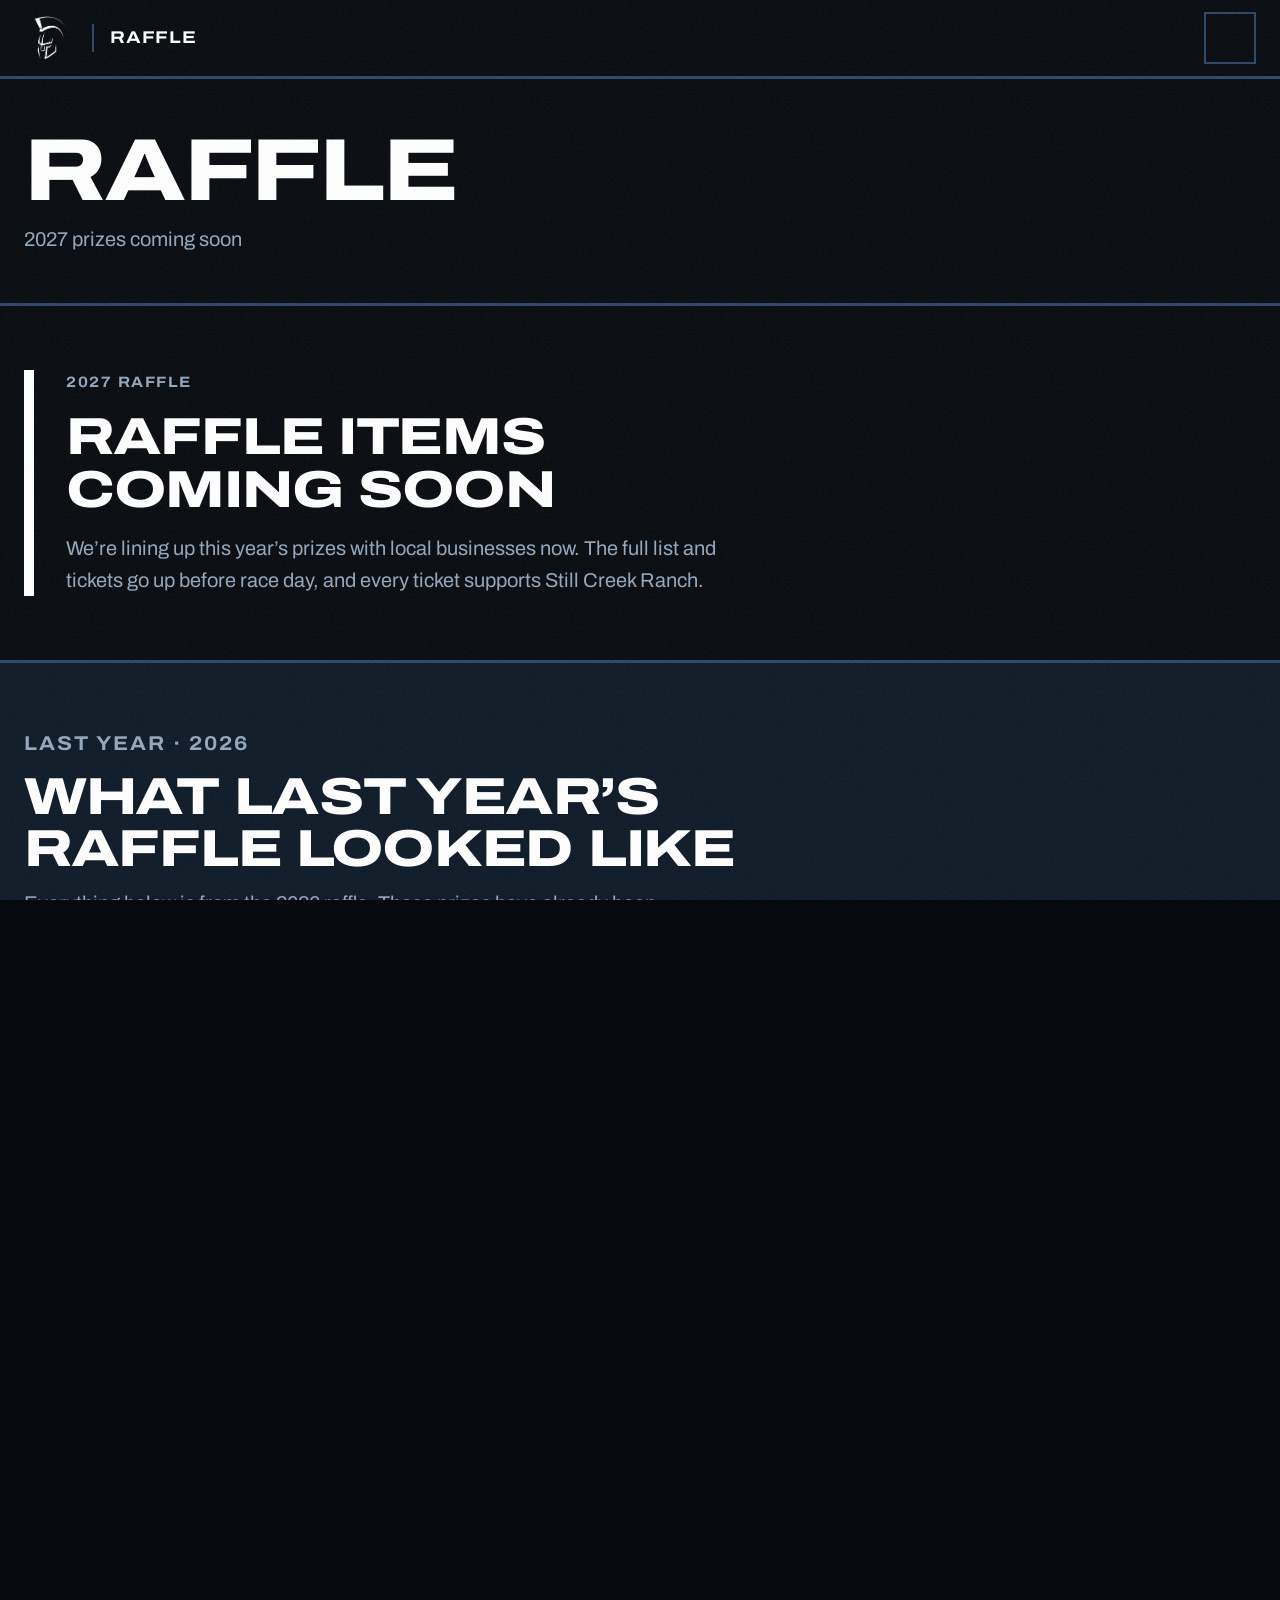
<file: raffle.html>
<!DOCTYPE html>
<html lang="en">
<head>
  <meta charset="utf-8">
  <meta name="viewport" content="width=device-width, initial-scale=1">
  <!-- Tints Safari's top strip on iOS so it matches the nav bar instead of the page
       background. Mirrors --ink on .site-header; a meta tag can't read a CSS token. -->
  <meta name="theme-color" content="#06090e">
  <!-- Address bar shows /about, not /about.html. GitHub Pages serves both, so the
       tidied address is a real link. Files on disk keep .html; no-op from file://. -->
  <script>
    (function () {
      if (location.protocol === 'file:') return;
      var t = location.pathname.replace(/\/index\.html$/, '/').replace(/\.html$/, '');
      if (t !== location.pathname) {
        history.replaceState(null, '', t + location.search + location.hash);
      }
    })();
  </script>
  <title>Raffle | Gladiator Dash</title>
  <meta name="description" content="The 2027 raffle prizes are coming soon. See what last year's 2026 raffle offered.">
  <link rel="icon" href="media/shared/GD-Favicon.png">

  <link rel="preconnect" href="https://fonts.googleapis.com">
  <link rel="preconnect" href="https://fonts.gstatic.com" crossorigin>
  <link rel="stylesheet" href="https://fonts.googleapis.com/css2?family=Archivo:wdth,wght@62..125,100..900&display=swap">
  <link rel="stylesheet" href="assets/site.css">

  <link rel="canonical" href="https://gladiatordash.com/raffle">
</head>
<body data-page="raffle">

  <a class="skip-link" href="#main">Skip to content</a>

  <header class="site-header">
    <div class="site-header__inner">

      <a class="site-header__brand" href="index.html">
        <img src="media/shared/gladiator-white.png" alt="" width="500" height="500">
        <span class="site-header__brand-label">Home</span>
      </a>

      <!-- Mobile only: names the page you are on, since the tabs are in the drawer. -->
      <span class="site-header__current" aria-hidden="true">Raffle</span>

      <button class="nav-toggle" type="button"
              aria-label="Menu" aria-expanded="false" aria-controls="site-nav">
        <span></span><span></span><span></span>
      </button>

      <nav class="site-nav" id="site-nav" aria-label="Main">
        <ul class="site-nav__list">
        <!-- Drawer only: on desktop the mark beside the tabs is the Home tab. -->
        <li class="site-nav__home"><a href="index.html">Home</a></li>
        <li><a href="obstacles.html">Obstacles</a></li>
        <li><a href="about.html">About</a></li>
        <li><a href="faq.html">FAQ</a></li>
        <li><a href="sponsors.html">Sponsors</a></li>
        <li><a href="raffle.html" aria-current="page">Raffle</a></li>
        <li><a href="giveback.html">Giveback</a></li>
        <li><a href="contact.html">Contact</a></li>
        </ul>
        <a class="site-nav__cta" href="https://www.zeffy.com/en-US/ticketing/gladiator-dash--2027">Register</a>
      </nav>

    </div>
  </header>

  <main id="main">

    <div class="page-head">
      <div class="wrap">
        <h1>Raffle</h1>
        <p>2027 prizes coming soon</p>
      </div>
    </div>

    <!-- CONFIRM WITH TEAM: 2027 prize list, ticket price, ticket link and drawing date.
         Until then the notice runs first and the 2026 list below it is labeled as last year's. -->
    <section class="raffle-notice" aria-labelledby="raffle-2027">
      <div class="wrap">
        <div class="raffle-notice__inner">
          <p class="eyebrow">2027 raffle</p>
          <h2 id="raffle-2027">Raffle items coming soon</h2>
          <p>We’re lining up this year’s prizes with local businesses now. The full list and tickets go up before race day, and every ticket supports Still Creek Ranch.</p>
        </div>
      </div>
    </section>

    <section class="band" aria-labelledby="raffle-prizes">
      <div class="wrap">
        <div class="band__head">
          <p class="eyebrow">Last year &middot; 2026</p>
          <h2 id="raffle-prizes">What last year’s raffle looked like</h2>
          <p>Everything below is from the 2026 raffle. These prizes have already been drawn and are no longer available — they’re here to show the kind of lineup local businesses put up each year.</p>
        </div>

        <article class="raffle-grand" aria-labelledby="raffle-grand-name">
          <div class="raffle-grand__media">
            <img src="media/raffle/tudor-black-bay-58.png" alt="Tudor Black Bay 58 with a blue bezel and dial on a steel bracelet" width="362" height="560">
          </div>
          <div class="raffle-grand__body">
            <p class="eyebrow">2026 grand prize</p>
            <h3 id="raffle-grand-name">Tudor Black Bay 58</h3>
            <p>Steel case with a blue dial.</p>
            <div class="raffle-grand__value">
              <p class="raffle-grand__amount">$4,850</p>
              <p class="raffle-grand__unit">Retail value</p>
            </div>
          </div>
        </article>

        <p class="raffle-past-label">2026 prizes &mdash; already awarded</p>

        <ul class="prize-grid" aria-label="More 2026 prizes">
          <li class="prize">
            <div class="prize__media"><img src="media/raffle/taylormade-cart-bag.png" alt="Black TaylorMade cart golf bag" width="328" height="590" loading="lazy"></div>
            <div class="prize__body">
              <p class="prize__value">$450 value</p>
              <h3>TaylorMade Signature Cart Golf Bag</h3>
            </div>
          </li>
          <li class="prize">
            <div class="prize__media prize__media--logo"><img src="media/raffle/coopers-bbq.png" alt="Cooper’s Old Time Pit Bar-B-Que logo" width="544" height="346" loading="lazy"></div>
            <div class="prize__body">
              <p class="prize__value">$100 value</p>
              <h3>Cooper’s BBQ gift card and basket</h3>
            </div>
          </li>
          <li class="prize">
            <div class="prize__media prize__media--logo"><img src="media/raffle/raising-canes.png" alt="Raising Cane’s logo" width="502" height="267" loading="lazy"></div>
            <div class="prize__body">
              <p class="prize__value">$100 value</p>
              <h3>Raising Cane’s gift basket</h3>
            </div>
          </li>
          <li class="prize">
            <div class="prize__media prize__media--logo"><img src="media/raffle/grand-station.png" alt="Grand Station logo" width="411" height="233" loading="lazy"></div>
            <div class="prize__body">
              <p class="prize__value">$100 value</p>
              <h3>Grand Station Entertainment package</h3>
            </div>
          </li>
          <li class="prize">
            <div class="prize__media prize__media--logo"><img src="media/raffle/aggieland-outfitters.png" alt="Aggieland Outfitters logo" width="446" height="392" loading="lazy"></div>
            <div class="prize__body">
              <p class="prize__value">$50 gift card</p>
              <h3>Aggieland Outfitters</h3>
            </div>
          </li>
          <li class="prize">
            <div class="prize__media prize__media--logo"><img src="media/raffle/napa-flats.png" alt="Napa Flats Wood-Fired Kitchen logo" width="630" height="209" loading="lazy"></div>
            <div class="prize__body">
              <p class="prize__value">$50 gift card</p>
              <h3>Napa Flats Bistro</h3>
            </div>
          </li>
          <li class="prize">
            <div class="prize__media prize__media--logo"><img src="media/raffle/luigis.png" alt="Luigi’s logo" width="335" height="233" loading="lazy"></div>
            <div class="prize__body">
              <p class="prize__value">$50 gift card</p>
              <h3>Luigi’s Italian Restaurant</h3>
            </div>
          </li>
          <li class="prize">
            <div class="prize__media prize__media--logo"><img src="media/raffle/piada.png" alt="Piada Italian Street Food logo" width="518" height="152" loading="lazy"></div>
            <div class="prize__body">
              <p class="prize__value">5 meals</p>
              <h3>Piada</h3>
            </div>
          </li>
          <li class="prize">
            <div class="prize__media prize__media--logo"><img src="media/raffle/club-car-wash.png" alt="Club Car Wash logo" width="408" height="230" loading="lazy"></div>
            <div class="prize__body">
              <p class="prize__value">3 months</p>
              <h3>MVP Car Wash membership</h3>
            </div>
          </li>
          <li class="prize">
            <div class="prize__media prize__media--photo"><img src="media/raffle/fulton-farm-breakfast-basket.png" alt="Ham steaks, bacon, sausage, Fulton Farm mugs and jars of jam laid out on a picnic blanket" width="534" height="392" loading="lazy"></div>
            <div class="prize__body">
              <p class="prize__value">Basket</p>
              <h3>Fulton Farm breakfast meat basket</h3>
              <p>Two ham steaks, 2 lb ground sausage, 1 lb bacon, two mugs, homemade nectarine jam and ginger jam.</p>
            </div>
          </li>
          <li class="prize">
            <div class="prize__media prize__media--photo"><img src="media/raffle/fulton-farm-grill-basket.png" alt="Packages of bratwurst, sausage links, ground pork, pork belly and ribs from Fulton Farm" width="534" height="404" loading="lazy"></div>
            <div class="prize__body">
              <p class="prize__value">Basket</p>
              <h3>Fulton Farm grill basket</h3>
              <p>Fresh bratwurst, Italian and smoked jalapeño cheddar links, country pork belly, country ribs and 2 lb ground pork.</p>
            </div>
          </li>
          <li class="prize prize--cause">
            <div class="prize__body">
              <p class="prize__value">Every year</p>
              <h3>Supports Still Creek Ranch</h3>
              <p>Raffle proceeds go to Still Creek Ranch.</p>
            </div>
          </li>
        </ul>
      </div>
    </section>

  </main>

  <footer class="site-footer">

    <!-- Sponsor strip: Title, Arena and Gold. The logo set is written twice so the
         30s loop is seamless; the second copy is hidden from screen readers. -->
    <div class="site-footer__sponsors">
      <a class="logo-marquee" href="sponsors.html">
        <span class="logo-marquee__label">Sponsored by</span>
        <span class="logo-marquee__cta">All sponsors &rarr;</span>
        <span class="logo-marquee__viewport">
          <span class="logo-marquee__track">
            <span class="logo-marquee__group">
              <span class="logo-marquee__item"><img class="logo-marquee__logo" src="media/sponsors/title/mercuria.png" alt="Mercuria" width="533" height="187" loading="lazy"></span>
              <span class="logo-marquee__item"><img class="logo-marquee__logo logo-marquee__logo--invert" src="media/sponsors/arena/slate-construction.png" alt="Slate Construction" width="475" height="320" loading="lazy"></span>
              <span class="logo-marquee__item"><img class="logo-marquee__logo" src="media/sponsors/gold/wings-n-more.png" alt="Wings N More" width="609" height="320" loading="lazy"></span>
              <span class="logo-marquee__item"><img class="logo-marquee__logo" src="media/sponsors/gold/cognascents.png" alt="Cognascents" width="640" height="74" loading="lazy"></span>
              <span class="logo-marquee__item"><img class="logo-marquee__logo logo-marquee__logo--invert" src="media/sponsors/gold/elos-water.png" alt="Elos Water" width="640" height="139" loading="lazy"></span>
              <span class="logo-marquee__item"><img class="logo-marquee__logo logo-marquee__logo--invert" src="media/sponsors/gold/excell-foundations.png" alt="Excell Foundations" width="516" height="279" loading="lazy"></span>
              <span class="logo-marquee__item"><img class="logo-marquee__logo logo-marquee__logo--invert" src="media/sponsors/gold/monte-longos.png" alt="Monte Longo’s" width="599" height="320" loading="lazy"></span>
              <span class="logo-marquee__item"><img class="logo-marquee__logo" src="media/sponsors/gold/gfg-wealth-advisors.png" alt="GFG Wealth Advisors" width="640" height="178" loading="lazy"></span>
              <span class="logo-marquee__item"><img class="logo-marquee__logo logo-marquee__logo--invert" src="media/sponsors/gold/david-gardners-jewelers.png" alt="David Gardner’s Jewelers" width="640" height="95" loading="lazy"></span>
              <span class="logo-marquee__item"><img class="logo-marquee__logo" src="media/sponsors/gold/vpp-texas.png" alt="VPP Texas" width="286" height="286" loading="lazy"></span>
            </span>
            <span class="logo-marquee__group" aria-hidden="true">
              <span class="logo-marquee__item"><img class="logo-marquee__logo" src="media/sponsors/title/mercuria.png" alt="" width="533" height="187" loading="lazy"></span>
              <span class="logo-marquee__item"><img class="logo-marquee__logo logo-marquee__logo--invert" src="media/sponsors/arena/slate-construction.png" alt="" width="475" height="320" loading="lazy"></span>
              <span class="logo-marquee__item"><img class="logo-marquee__logo" src="media/sponsors/gold/wings-n-more.png" alt="" width="609" height="320" loading="lazy"></span>
              <span class="logo-marquee__item"><img class="logo-marquee__logo" src="media/sponsors/gold/cognascents.png" alt="" width="640" height="74" loading="lazy"></span>
              <span class="logo-marquee__item"><img class="logo-marquee__logo logo-marquee__logo--invert" src="media/sponsors/gold/elos-water.png" alt="" width="640" height="139" loading="lazy"></span>
              <span class="logo-marquee__item"><img class="logo-marquee__logo logo-marquee__logo--invert" src="media/sponsors/gold/excell-foundations.png" alt="" width="516" height="279" loading="lazy"></span>
              <span class="logo-marquee__item"><img class="logo-marquee__logo logo-marquee__logo--invert" src="media/sponsors/gold/monte-longos.png" alt="" width="599" height="320" loading="lazy"></span>
              <span class="logo-marquee__item"><img class="logo-marquee__logo" src="media/sponsors/gold/gfg-wealth-advisors.png" alt="" width="640" height="178" loading="lazy"></span>
              <span class="logo-marquee__item"><img class="logo-marquee__logo logo-marquee__logo--invert" src="media/sponsors/gold/david-gardners-jewelers.png" alt="" width="640" height="95" loading="lazy"></span>
              <span class="logo-marquee__item"><img class="logo-marquee__logo" src="media/sponsors/gold/vpp-texas.png" alt="" width="286" height="286" loading="lazy"></span>
            </span>
          </span>
        </span>
      </a>
    </div>

    <div class="site-footer__inner">

      <div class="site-footer__brand">
        <img src="media/home/gd-logo-white.png" alt="One Army Gladiator Dash, April 11 2027" width="1538" height="643">
        <p class="site-footer__tagline">
          <strong>Run by One Army.</strong>
          Proceeds benefit Still Creek Ranch.
        </p>
        <p class="site-footer__nonprofit">Gladiator Dash is a registered 501(c)(3) tax-exempt charitable organization, EIN 99-3600364. Contributions are tax-deductible to the extent permitted by law.</p>
      </div>

      <nav class="site-footer__nav" aria-label="Footer">
        <ul>
          <li><a href="https://www.zeffy.com/en-US/ticketing/gladiator-dash--2027">Register</a></li>
          <li><a href="obstacles.html">Obstacles</a></li>
          <li><a href="faq.html">FAQ</a></li>
          <li><a href="about.html">About</a></li>
        </ul>
        <ul>
          <li><a href="sponsors.html">Sponsors</a></li>
          <li><a href="raffle.html">Raffle</a></li>
          <li><a href="giveback.html">Giveback</a></li>
          <li><a href="contact.html">Contact</a></li>
        </ul>
      </nav>

      <div class="site-footer__contact">
        <h2>Questions</h2>
        <p><a href="mailto:onearmy.philanthropy@gmail.com">onearmy.philanthropy@gmail.com</a></p>
        <p><a href="https://www.instagram.com/gladiatordash/" rel="noopener">Instagram</a></p>
        <p>Lake Bryan, Bryan, Texas</p>
      </div>

    </div>

    <div class="site-footer__legal">
      <p>&copy; Gladiator Dash</p>
    </div>
  </footer>

  <script src="assets/nav.js"></script>
</body>
</html>
</file>
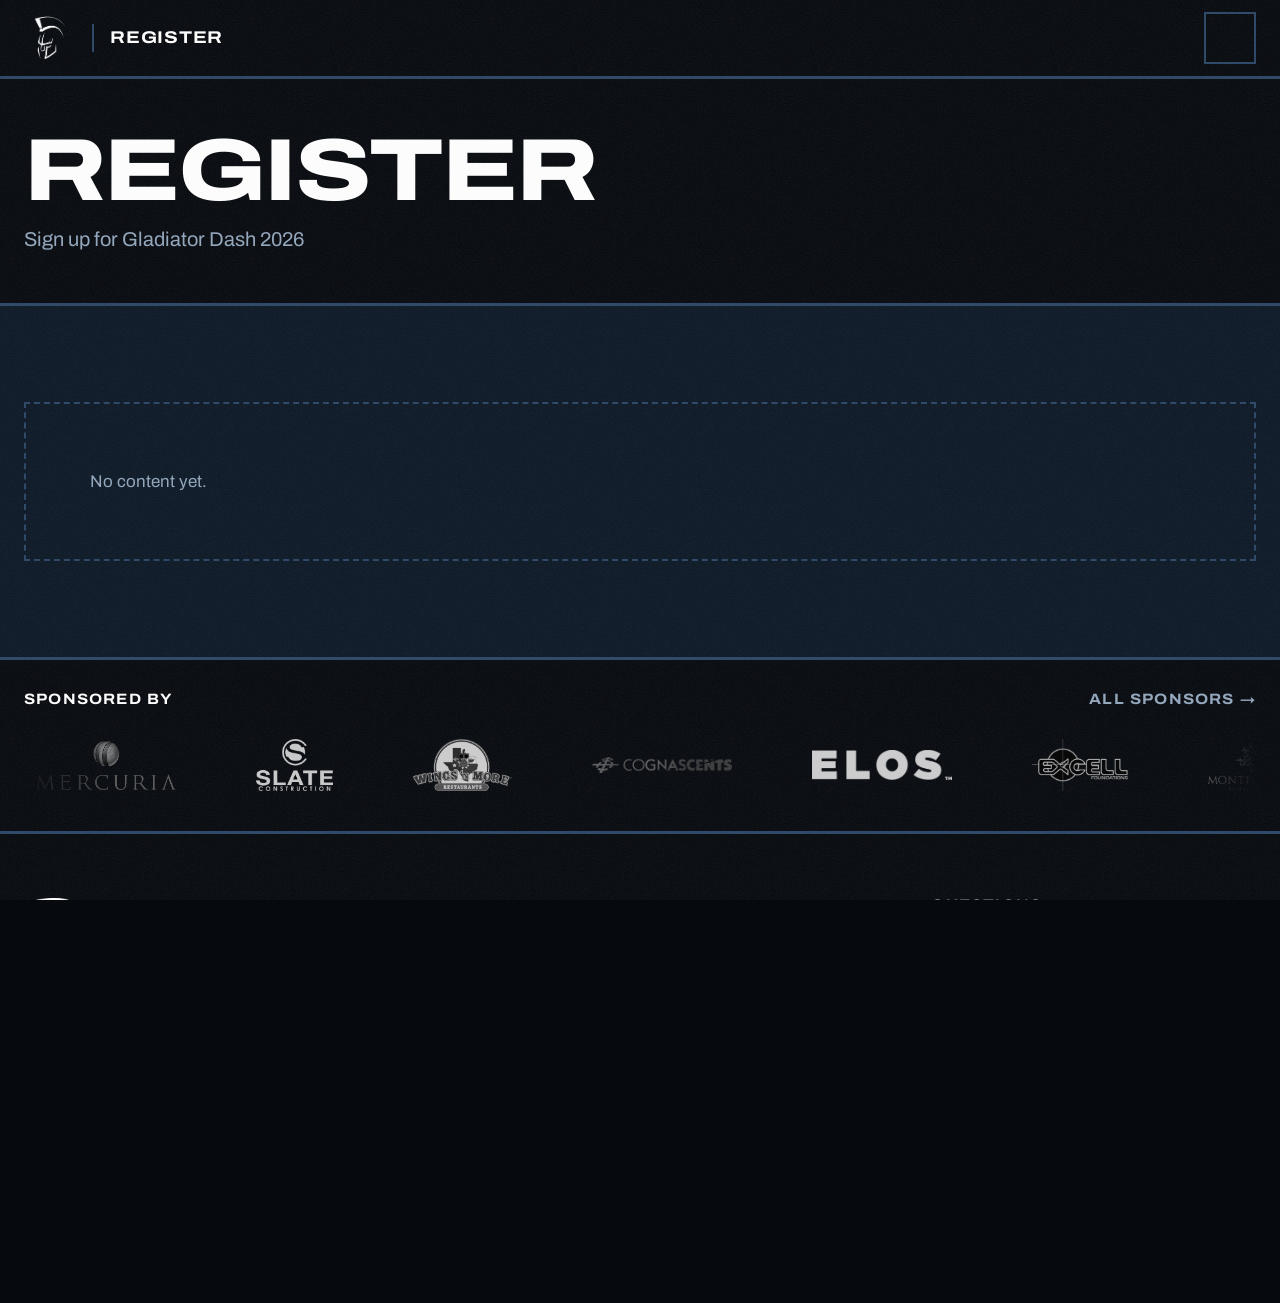
<file: register.html>
<!DOCTYPE html>
<html lang="en">
<head>
  <meta charset="utf-8">
  <meta name="viewport" content="width=device-width, initial-scale=1">
  <!-- Tints Safari's top strip on iOS so it matches the nav bar instead of the page
       background. Mirrors --ink on .site-header; a meta tag can't read a CSS token. -->
  <meta name="theme-color" content="#06090e">
  <!-- Address bar shows /about, not /about.html. GitHub Pages serves both, so the
       tidied address is a real link. Files on disk keep .html; no-op from file://. -->
  <script>
    (function () {
      if (location.protocol === 'file:') return;
      var t = location.pathname.replace(/\/index\.html$/, '/').replace(/\.html$/, '');
      if (t !== location.pathname) {
        history.replaceState(null, '', t + location.search + location.hash);
      }
    })();
  </script>
  <title>Register | Gladiator Dash</title>
  <meta name="description" content="Sign up for Gladiator Dash 2026">
  <link rel="icon" href="media/shared/GD-Favicon.png">

  <link rel="preconnect" href="https://fonts.googleapis.com">
  <link rel="preconnect" href="https://fonts.gstatic.com" crossorigin>
  <link rel="stylesheet" href="https://fonts.googleapis.com/css2?family=Archivo:wdth,wght@62..125,100..900&display=swap">
  <link rel="stylesheet" href="assets/site.css">

  <link rel="canonical" href="https://gladiatordash.com/register">
</head>
<body>

  <a class="skip-link" href="#main">Skip to content</a>

  <header class="site-header">
    <div class="site-header__inner">

      <a class="site-header__brand" href="index.html">
        <img src="media/shared/gladiator-white.png" alt="" width="500" height="500">
        <span class="site-header__brand-label">Home</span>
      </a>

      <!-- Mobile only: names the page you are on, since the tabs are in the drawer. -->
      <span class="site-header__current" aria-hidden="true">Register</span>

      <button class="nav-toggle" type="button"
              aria-label="Menu" aria-expanded="false" aria-controls="site-nav">
        <span></span><span></span><span></span>
      </button>

      <nav class="site-nav" id="site-nav" aria-label="Main">
        <ul class="site-nav__list">
        <!-- Drawer only: on desktop the mark beside the tabs is the Home tab. -->
        <li class="site-nav__home"><a href="index.html">Home</a></li>
        <li><a href="obstacles.html">Obstacles</a></li>
        <li><a href="about.html">About</a></li>
        <li><a href="faq.html">FAQ</a></li>
        <li><a href="sponsors.html">Sponsors</a></li>
        <li><a href="raffle.html">Raffle</a></li>
        <li><a href="giveback.html">Giveback</a></li>
        <li><a href="contact.html">Contact</a></li>
        </ul>
        <a class="site-nav__cta" href="https://www.zeffy.com/en-US/ticketing/gladiator-dash--2027">Register</a>
      </nav>

    </div>
  </header>

  <main id="main">

    <div class="page-head">
      <div class="wrap">
        <h1>Register</h1>
        <p>Sign up for Gladiator Dash 2026</p>
      </div>
    </div>

    <section class="section">
      <div class="wrap">
        <!-- TODO: Register content -->
        <div class="stub">No content yet.</div>
      </div>
    </section>

  </main>

  <footer class="site-footer">

    <!-- Sponsor strip: Title, Arena and Gold. The logo set is written twice so the
         30s loop is seamless; the second copy is hidden from screen readers. -->
    <div class="site-footer__sponsors">
      <a class="logo-marquee" href="sponsors.html">
        <span class="logo-marquee__label">Sponsored by</span>
        <span class="logo-marquee__cta">All sponsors &rarr;</span>
        <span class="logo-marquee__viewport">
          <span class="logo-marquee__track">
            <span class="logo-marquee__group">
              <span class="logo-marquee__item"><img class="logo-marquee__logo" src="media/sponsors/title/mercuria.png" alt="Mercuria" width="533" height="187" loading="lazy"></span>
              <span class="logo-marquee__item"><img class="logo-marquee__logo logo-marquee__logo--invert" src="media/sponsors/arena/slate-construction.png" alt="Slate Construction" width="475" height="320" loading="lazy"></span>
              <span class="logo-marquee__item"><img class="logo-marquee__logo" src="media/sponsors/gold/wings-n-more.png" alt="Wings N More" width="609" height="320" loading="lazy"></span>
              <span class="logo-marquee__item"><img class="logo-marquee__logo" src="media/sponsors/gold/cognascents.png" alt="Cognascents" width="640" height="74" loading="lazy"></span>
              <span class="logo-marquee__item"><img class="logo-marquee__logo logo-marquee__logo--invert" src="media/sponsors/gold/elos-water.png" alt="Elos Water" width="640" height="139" loading="lazy"></span>
              <span class="logo-marquee__item"><img class="logo-marquee__logo logo-marquee__logo--invert" src="media/sponsors/gold/excell-foundations.png" alt="Excell Foundations" width="516" height="279" loading="lazy"></span>
              <span class="logo-marquee__item"><img class="logo-marquee__logo logo-marquee__logo--invert" src="media/sponsors/gold/monte-longos.png" alt="Monte Longo’s" width="599" height="320" loading="lazy"></span>
              <span class="logo-marquee__item"><img class="logo-marquee__logo" src="media/sponsors/gold/gfg-wealth-advisors.png" alt="GFG Wealth Advisors" width="640" height="178" loading="lazy"></span>
              <span class="logo-marquee__item"><img class="logo-marquee__logo logo-marquee__logo--invert" src="media/sponsors/gold/david-gardners-jewelers.png" alt="David Gardner’s Jewelers" width="640" height="95" loading="lazy"></span>
              <span class="logo-marquee__item"><img class="logo-marquee__logo" src="media/sponsors/gold/vpp-texas.png" alt="VPP Texas" width="286" height="286" loading="lazy"></span>
            </span>
            <span class="logo-marquee__group" aria-hidden="true">
              <span class="logo-marquee__item"><img class="logo-marquee__logo" src="media/sponsors/title/mercuria.png" alt="" width="533" height="187" loading="lazy"></span>
              <span class="logo-marquee__item"><img class="logo-marquee__logo logo-marquee__logo--invert" src="media/sponsors/arena/slate-construction.png" alt="" width="475" height="320" loading="lazy"></span>
              <span class="logo-marquee__item"><img class="logo-marquee__logo" src="media/sponsors/gold/wings-n-more.png" alt="" width="609" height="320" loading="lazy"></span>
              <span class="logo-marquee__item"><img class="logo-marquee__logo" src="media/sponsors/gold/cognascents.png" alt="" width="640" height="74" loading="lazy"></span>
              <span class="logo-marquee__item"><img class="logo-marquee__logo logo-marquee__logo--invert" src="media/sponsors/gold/elos-water.png" alt="" width="640" height="139" loading="lazy"></span>
              <span class="logo-marquee__item"><img class="logo-marquee__logo logo-marquee__logo--invert" src="media/sponsors/gold/excell-foundations.png" alt="" width="516" height="279" loading="lazy"></span>
              <span class="logo-marquee__item"><img class="logo-marquee__logo logo-marquee__logo--invert" src="media/sponsors/gold/monte-longos.png" alt="" width="599" height="320" loading="lazy"></span>
              <span class="logo-marquee__item"><img class="logo-marquee__logo" src="media/sponsors/gold/gfg-wealth-advisors.png" alt="" width="640" height="178" loading="lazy"></span>
              <span class="logo-marquee__item"><img class="logo-marquee__logo logo-marquee__logo--invert" src="media/sponsors/gold/david-gardners-jewelers.png" alt="" width="640" height="95" loading="lazy"></span>
              <span class="logo-marquee__item"><img class="logo-marquee__logo" src="media/sponsors/gold/vpp-texas.png" alt="" width="286" height="286" loading="lazy"></span>
            </span>
          </span>
        </span>
      </a>
    </div>

    <div class="site-footer__inner">

      <div class="site-footer__brand">
        <img src="media/home/gd-logo-white.png" alt="One Army Gladiator Dash, April 11 2027" width="1538" height="643">
        <p class="site-footer__tagline">
          <strong>Run by One Army.</strong>
          Proceeds benefit Still Creek Ranch.
        </p>
        <p class="site-footer__nonprofit">Gladiator Dash is a registered 501(c)(3) tax-exempt charitable organization, EIN 99-3600364. Contributions are tax-deductible to the extent permitted by law.</p>
      </div>

      <nav class="site-footer__nav" aria-label="Footer">
        <ul>
          <li><a href="https://www.zeffy.com/en-US/ticketing/gladiator-dash--2027">Register</a></li>
          <li><a href="obstacles.html">Obstacles</a></li>
          <li><a href="faq.html">FAQ</a></li>
          <li><a href="about.html">About</a></li>
        </ul>
        <ul>
          <li><a href="sponsors.html">Sponsors</a></li>
          <li><a href="raffle.html">Raffle</a></li>
          <li><a href="giveback.html">Giveback</a></li>
          <li><a href="contact.html">Contact</a></li>
        </ul>
      </nav>

      <div class="site-footer__contact">
        <h2>Questions</h2>
        <p><a href="mailto:onearmy.philanthropy@gmail.com">onearmy.philanthropy@gmail.com</a></p>
        <p><a href="https://www.instagram.com/gladiatordash/" rel="noopener">Instagram</a></p>
        <p>Lake Bryan, Bryan, Texas</p>
      </div>

    </div>

    <div class="site-footer__legal">
      <p>&copy; Gladiator Dash</p>
    </div>
  </footer>

  <script src="assets/nav.js"></script>
</body>
</html>
</file>
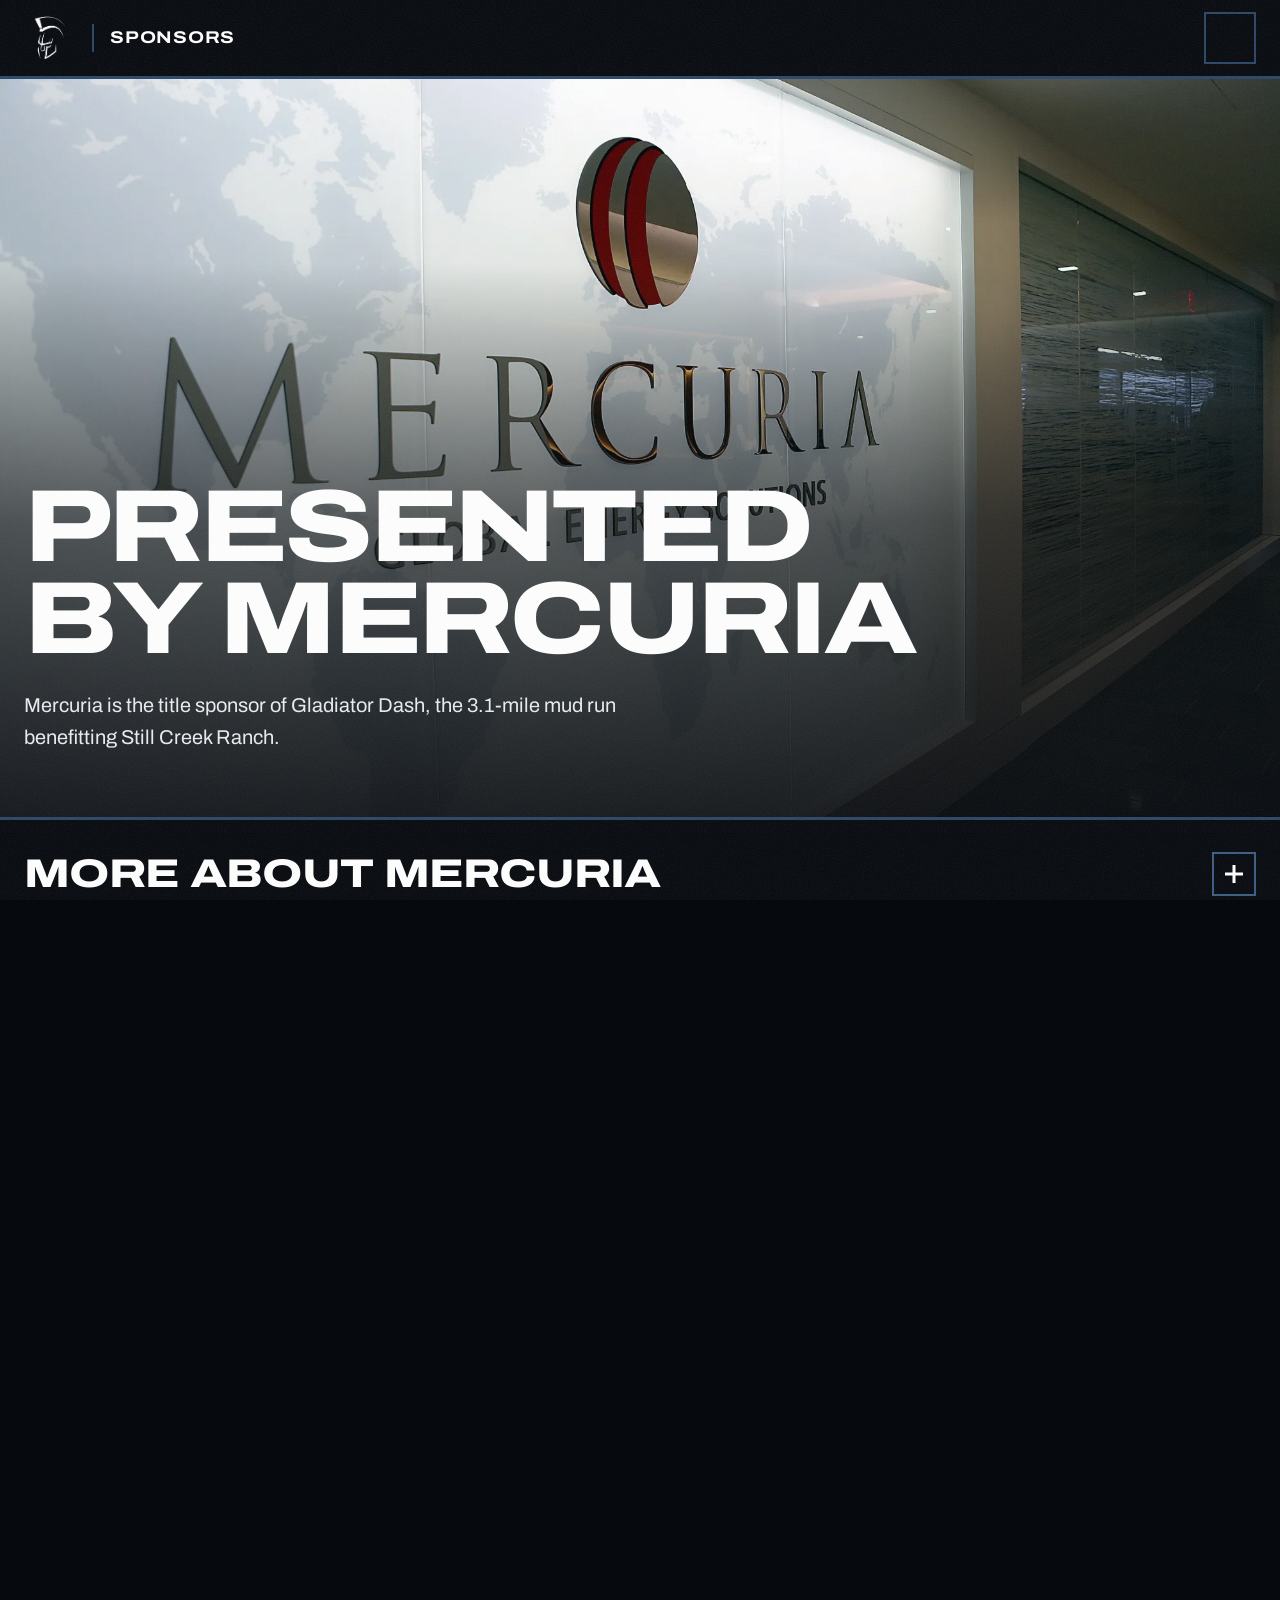
<file: sponsors.html>
<!DOCTYPE html>
<html lang="en">
<head>
  <meta charset="utf-8">
  <meta name="viewport" content="width=device-width, initial-scale=1">
  <!-- Tints Safari's top strip on iOS so it matches the nav bar instead of the page
       background. Mirrors --ink on .site-header; a meta tag can't read a CSS token. -->
  <meta name="theme-color" content="#06090e">
  <!-- Address bar shows /about, not /about.html. GitHub Pages serves both, so the
       tidied address is a real link. Files on disk keep .html; no-op from file://. -->
  <script>
    (function () {
      if (location.protocol === 'file:') return;
      var t = location.pathname.replace(/\/index\.html$/, '/').replace(/\.html$/, '');
      if (t !== location.pathname) {
        history.replaceState(null, '', t + location.search + location.hash);
      }
    })();
  </script>
  <title>Sponsors | Gladiator Dash</title>
  <meta name="description" content="The businesses and families behind the race">
  <link rel="icon" href="media/shared/GD-Favicon.png">

  <link rel="preconnect" href="https://fonts.googleapis.com">
  <link rel="preconnect" href="https://fonts.gstatic.com" crossorigin>
  <link rel="stylesheet" href="https://fonts.googleapis.com/css2?family=Archivo:wdth,wght@62..125,100..900&display=swap">
  <link rel="stylesheet" href="assets/site.css">

  <link rel="canonical" href="https://gladiatordash.com/sponsors">
</head>
<body data-page="sponsors">

  <a class="skip-link" href="#main">Skip to content</a>

  <header class="site-header">
    <div class="site-header__inner">

      <a class="site-header__brand" href="index.html">
        <img src="media/shared/gladiator-white.png" alt="" width="500" height="500">
        <span class="site-header__brand-label">Home</span>
      </a>

      <!-- Mobile only: names the page you are on, since the tabs are in the drawer. -->
      <span class="site-header__current" aria-hidden="true">Sponsors</span>

      <button class="nav-toggle" type="button"
              aria-label="Menu" aria-expanded="false" aria-controls="site-nav">
        <span></span><span></span><span></span>
      </button>

      <nav class="site-nav" id="site-nav" aria-label="Main">
        <ul class="site-nav__list">
        <!-- Drawer only: on desktop the mark beside the tabs is the Home tab. -->
        <li class="site-nav__home"><a href="index.html">Home</a></li>
        <li><a href="obstacles.html">Obstacles</a></li>
        <li><a href="about.html">About</a></li>
        <li><a href="faq.html">FAQ</a></li>
        <li><a href="sponsors.html" aria-current="page">Sponsors</a></li>
        <li><a href="raffle.html">Raffle</a></li>
        <li><a href="giveback.html">Giveback</a></li>
        <li><a href="contact.html">Contact</a></li>
        </ul>
        <a class="site-nav__cta" href="https://www.zeffy.com/en-US/ticketing/gladiator-dash--2027">Register</a>
      </nav>

    </div>
  </header>

  <main id="main">

    <!-- Hero: Mercuria's office wall under the headline. -->
    <section class="merc-hero anchor-target" id="mercuria" aria-labelledby="merc-title">
      <img class="merc-photo merc-hero__photo" src="media/mercuria/mercuria-office-map-wall.png" alt="" width="2000" height="1315">
      <div class="wrap merc-hero__inner">
        <h1 class="merc-hero__title" id="merc-title">Presented by Mercuria</h1>
        <p class="merc-hero__lede">Mercuria is the title sponsor of Gladiator Dash, the 3.1-mile mud run benefitting Still Creek Ranch.</p>
      </div>
    </section>

    <!-- The old Mercuria page's two profile sections, unchanged, folded behind one bar.
         Wrapped in a section so the tiers below keep their navy/black alternation. -->
    <section aria-label="More about Mercuria">
      <details class="merc-more">
        <summary class="merc-more__bar">
          <div class="wrap">
            <span class="merc-more__title">More about Mercuria</span>
            <span class="faq-item__icon" aria-hidden="true"></span>
          </div>
        </summary>

        <section class="band" aria-labelledby="merc-who">
          <div class="wrap merc-who">
            <div class="merc-who__text">
              <h2 id="merc-who">Who is Mercuria</h2>
              <p>Mercuria is one of the world’s leading independent energy and commodity groups. Founded in 2004 by Marco Dunand and Daniel Jaeggi, it is headquartered in Geneva, Switzerland, and runs its North American operations from Houston, Texas.</p>
              <p>More than 1,300 employees work across about 50 countries, trading crude oil and refined products, natural gas and LNG, power, base metals and agricultural goods.</p>
              <p>The company’s mission is to connect markets and help the world move toward more sustainable energy.</p>
            </div>
            <!-- Logo plate heads the facts column: the white slab is the Register tab's block. -->
            <div class="merc-who__card">
              <div class="merc-who__plate">
                <img src="media/mercuria/mercuria-page-logo.png" alt="" width="533" height="187" loading="lazy">
              </div>
              <dl class="facts merc-facts">
                <div>
                  <dt>Sponsor level</dt>
                  <dd>Title sponsor <span>The top sponsor of Gladiator Dash.</span></dd>
                </div>
                <div>
                  <dt>North America</dt>
                  <dd>Houston, Texas <span>Headquarters for Mercuria’s North American operations.</span></dd>
                </div>
                <div>
                  <dt>Industry</dt>
                  <dd>Energy and commodities</dd>
                </div>
                <div>
                  <dt>Website</dt>
                  <dd><a href="https://mercuria.com/" rel="noopener">mercuria.com</a></dd>
                </div>
              </dl>
            </div>
          </div>
        </section>

        <section class="merc-work" aria-labelledby="merc-work">
          <img class="merc-photo" src="media/mercuria/energy-terminal-sunset.png" alt="An energy storage terminal on the water at sunset, with a tanker docked at the pier" width="1024" height="683" loading="lazy">
          <div class="wrap merc-work__inner">
            <h2 id="merc-work">What Mercuria does</h2>
            <p class="merc-work__lede">Mercuria connects energy markets around the world, working toward energy that is more sustainable, affordable and reliable.</p>
            <ul class="merc-work__list">
              <li>
                <h3>Trading</h3>
                <p>Connecting the places that produce energy with the markets that need it.</p>
              </li>
              <li>
                <h3>Financial structuring</h3>
                <p>Putting together the financing behind energy deals.</p>
              </li>
              <li>
                <h3>Asset investment</h3>
                <p>Investing in the energy assets and infrastructure that keep markets supplied.</p>
              </li>
            </ul>
          </div>
        </section>
      </details>
    </section>

    <section class="sponsor-tier" aria-labelledby="tier-title">
      <div class="wrap">
        <div class="sponsor-tier__head">
          <h2 id="tier-title">Title &amp; Arena</h2>
          <p class="sponsor-tier__count">2 sponsors</p>
        </div>
        <ul class="sponsor-grid sponsor-grid--title">
          <li>
            <a class="sponsor" href="https://mercuria.com/" target="_blank" rel="noopener">
              <img class="sponsor__logo" src="media/sponsors/title/mercuria.png" alt="Mercuria" width="533" height="187" loading="lazy">
              <span class="sponsor__role">Title sponsor</span>
              <span class="sponsor__tag" aria-hidden="true">Mercuria</span>
              <span class="sponsor__cta" aria-hidden="true">Visit site &#8599;</span>
              <span class="sr-only">(opens in a new tab)</span>
            </a>
          </li>
          <li>
            <a class="sponsor" href="https://slateconstruction.com/" target="_blank" rel="noopener">
              <img class="sponsor__logo sponsor__logo--invert" src="media/sponsors/arena/slate-construction.png" alt="Slate Construction" width="475" height="320" loading="lazy">
              <span class="sponsor__role">Arena sponsor</span>
              <span class="sponsor__tag" aria-hidden="true">Slate Construction</span>
              <span class="sponsor__cta" aria-hidden="true">Visit site &#8599;</span>
              <span class="sr-only">(opens in a new tab)</span>
            </a>
          </li>
        </ul>
      </div>
    </section>

    <section class="sponsor-tier" aria-labelledby="tier-gold">
      <div class="wrap">
        <div class="sponsor-tier__head">
          <h2 id="tier-gold" class="metal--gold">Gold</h2>
          <p class="sponsor-tier__count">8 sponsors</p>
        </div>
        <ul class="sponsor-grid sponsor-grid--gold">
          <li>
            <a class="sponsor" href="https://wingsnmore.com/" target="_blank" rel="noopener">
              <img class="sponsor__logo" src="media/sponsors/gold/wings-n-more.png" alt="Wings N More" width="609" height="320" loading="lazy">
              <span class="sponsor__tag" aria-hidden="true">Wings N More</span>
              <span class="sponsor__cta" aria-hidden="true">Visit site &#8599;</span>
              <span class="sr-only">(opens in a new tab)</span>
            </a>
          </li>
          <li>
            <a class="sponsor" href="https://cognascents.com/" target="_blank" rel="noopener">
              <img class="sponsor__logo" src="media/sponsors/gold/cognascents.png" alt="Cognascents" width="640" height="74" loading="lazy">
              <span class="sponsor__tag" aria-hidden="true">Cognascents</span>
              <span class="sponsor__cta" aria-hidden="true">Visit site &#8599;</span>
              <span class="sr-only">(opens in a new tab)</span>
            </a>
          </li>
          <li>
            <a class="sponsor" href="https://eloswater.com/?utm_source=gladiatordash" target="_blank" rel="noopener">
              <img class="sponsor__logo sponsor__logo--invert" src="media/sponsors/gold/elos-water.png" alt="Elos Water" width="640" height="139" loading="lazy">
              <span class="sponsor__tag" aria-hidden="true">Elos Water</span>
              <span class="sponsor__cta" aria-hidden="true">Visit site &#8599;</span>
              <span class="sr-only">(opens in a new tab)</span>
            </a>
          </li>
          <li>
            <div class="sponsor sponsor--static" tabindex="0">
              <img class="sponsor__logo sponsor__logo--invert" src="media/sponsors/gold/excell-foundations.png" alt="Excell Foundations" width="516" height="279" loading="lazy">
            </div>
          </li>
          <li>
            <a class="sponsor" href="https://montelongos.com/" target="_blank" rel="noopener">
              <img class="sponsor__logo sponsor__logo--invert" src="media/sponsors/gold/monte-longos.png" alt="Monte Longo’s" width="599" height="320" loading="lazy">
              <span class="sponsor__tag" aria-hidden="true">Monte Longo’s</span>
              <span class="sponsor__cta" aria-hidden="true">Visit site &#8599;</span>
              <span class="sr-only">(opens in a new tab)</span>
            </a>
          </li>
          <li>
            <a class="sponsor" href="https://www.gfgwealth.com/" target="_blank" rel="noopener">
              <img class="sponsor__logo" src="media/sponsors/gold/gfg-wealth-advisors.png" alt="GFG Wealth Advisors" width="640" height="178" loading="lazy">
              <span class="sponsor__tag" aria-hidden="true">GFG Wealth Advisors</span>
              <span class="sponsor__cta" aria-hidden="true">Visit site &#8599;</span>
              <span class="sr-only">(opens in a new tab)</span>
            </a>
          </li>
          <li>
            <a class="sponsor" href="https://www.davidgardnersjewelers.com/" target="_blank" rel="noopener">
              <img class="sponsor__logo sponsor__logo--invert" src="media/sponsors/gold/david-gardners-jewelers.png" alt="David Gardner’s Jewelers" width="640" height="95" loading="lazy">
              <span class="sponsor__tag" aria-hidden="true">David Gardner’s Jewelers</span>
              <span class="sponsor__cta" aria-hidden="true">Visit site &#8599;</span>
              <span class="sr-only">(opens in a new tab)</span>
            </a>
          </li>
          <li>
            <div class="sponsor sponsor--static" tabindex="0">
              <img class="sponsor__logo" src="media/sponsors/gold/vpp-texas.png" alt="VPP Texas" width="286" height="286" loading="lazy">
            </div>
          </li>
        </ul>
      </div>
    </section>

    <section class="sponsor-tier" aria-labelledby="tier-silver">
      <div class="wrap">
        <div class="sponsor-tier__head">
          <h2 id="tier-silver" class="metal--silver">Silver</h2>
          <p class="sponsor-tier__count">9 businesses &middot; 7 families</p>
        </div>
        <ul class="sponsor-grid sponsor-grid--silver">
          <li>
            <a class="sponsor" href="https://www.bvmma.com/" target="_blank" rel="noopener">
              <img class="sponsor__logo" src="media/sponsors/silver/bvmma.png" alt="Brazos Valley Mixed Martial Arts" width="461" height="320" loading="lazy">
              <span class="sponsor__tag" aria-hidden="true">Brazos Valley Mixed Martial Arts</span>
              <span class="sponsor__cta" aria-hidden="true">Visit site &#8599;</span>
              <span class="sr-only">(opens in a new tab)</span>
            </a>
          </li>
          <li>
            <a class="sponsor" href="https://www.spivaltx.com/" target="_blank" rel="noopener">
              <img class="sponsor__logo sponsor__logo--invert" src="media/sponsors/silver/spivey-valenciano.png" alt="Spivey Valenciano" width="413" height="320" loading="lazy">
              <span class="sponsor__tag" aria-hidden="true">Spivey Valenciano</span>
              <span class="sponsor__cta" aria-hidden="true">Visit site &#8599;</span>
              <span class="sr-only">(opens in a new tab)</span>
            </a>
          </li>
          <li>
            <a class="sponsor" href="https://bkshutters.com/" target="_blank" rel="noopener">
              <img class="sponsor__logo sponsor__logo--invert" src="media/sponsors/silver/bk-shutters.png" alt="BK Shutters" width="640" height="290" loading="lazy">
              <span class="sponsor__tag" aria-hidden="true">BK Shutters</span>
              <span class="sponsor__cta" aria-hidden="true">Visit site &#8599;</span>
              <span class="sr-only">(opens in a new tab)</span>
            </a>
          </li>
          <li>
            <a class="sponsor sponsor--plate-dark" href="https://www.slovacek.com/" target="_blank" rel="noopener">
              <img class="sponsor__logo" src="media/sponsors/silver/slovaceks.png" alt="Slovacek’s" width="250" height="320" loading="lazy">
              <span class="sponsor__tag" aria-hidden="true">Slovacek’s</span>
              <span class="sponsor__cta" aria-hidden="true">Visit site &#8599;</span>
              <span class="sr-only">(opens in a new tab)</span>
            </a>
          </li>
          <li>
            <div class="sponsor sponsor--static" tabindex="0">
              <img class="sponsor__logo sponsor__logo--invert" src="media/sponsors/silver/eugster-construction.png" alt="Eugster Construction" width="340" height="300" loading="lazy">
            </div>
          </li>
          <li>
            <a class="sponsor sponsor--plate-dark" href="https://starnercommercial.com/" target="_blank" rel="noopener">
              <img class="sponsor__logo" src="media/sponsors/silver/starner-commercial-real-estate.png" alt="Starner Commercial Real Estate" width="640" height="192" loading="lazy">
              <span class="sponsor__tag" aria-hidden="true">Starner Commercial Real Estate</span>
              <span class="sponsor__cta" aria-hidden="true">Visit site &#8599;</span>
              <span class="sr-only">(opens in a new tab)</span>
            </a>
          </li>
          <li>
            <a class="sponsor" href="https://www.rptbcs.com/" target="_blank" rel="noopener">
              <img class="sponsor__logo" src="media/sponsors/silver/restorative-physical-therapy.png" alt="Restorative Physical Therapy" width="640" height="167" loading="lazy">
              <span class="sponsor__tag" aria-hidden="true">Restorative Physical Therapy</span>
              <span class="sponsor__cta" aria-hidden="true">Visit site &#8599;</span>
              <span class="sr-only">(opens in a new tab)</span>
            </a>
          </li>
          <li>
            <div class="sponsor sponsor--static" tabindex="0">
              <img class="sponsor__logo sponsor__logo--invert" src="media/sponsors/silver/joeris-general-contractors.png" alt="Joeris General Contractors" width="200" height="39" loading="lazy">
            </div>
          </li>
          <li>
            <a class="sponsor sponsor--plate-dark" href="https://barrackstownhomes.com/" target="_blank" rel="noopener">
              <img class="sponsor__logo" src="media/sponsors/silver/the-barracks-townhomes.png" alt="The Barracks Townhomes" width="640" height="175" loading="lazy">
              <span class="sponsor__tag" aria-hidden="true">The Barracks Townhomes</span>
              <span class="sponsor__cta" aria-hidden="true">Visit site &#8599;</span>
              <span class="sr-only">(opens in a new tab)</span>
            </a>
          </li>
          <li>
            <div class="sponsor sponsor--name" tabindex="0">Harwell Family</div>
          </li>
          <li>
            <div class="sponsor sponsor--name" tabindex="0">Simpson Family</div>
          </li>
          <li>
            <div class="sponsor sponsor--name" tabindex="0">Horstman Family</div>
          </li>
          <li>
            <div class="sponsor sponsor--name" tabindex="0">Miller Family</div>
          </li>
          <li>
            <div class="sponsor sponsor--name" tabindex="0">Schofield Family</div>
          </li>
          <li>
            <div class="sponsor sponsor--name" tabindex="0">Narayanan Family</div>
          </li>
          <li>
            <div class="sponsor sponsor--name" tabindex="0">Haralson Family</div>
          </li>
        </ul>
      </div>
    </section>

    <section class="sponsor-tier" aria-labelledby="tier-bronze">
      <div class="wrap">
        <div class="sponsor-tier__head">
          <h2 id="tier-bronze" class="metal--bronze">Bronze</h2>
          <p class="sponsor-tier__count">16 sponsors</p>
        </div>
        <ul class="sponsor-grid sponsor-grid--bronze">
          <li>
            <div class="sponsor sponsor--static" tabindex="0">
              <img class="sponsor__logo" src="media/sponsors/bronze/destination-bryan.png" alt="Destination Bryan" width="462" height="320" loading="lazy">
            </div>
          </li>
          <li>
            <div class="sponsor sponsor--static" tabindex="0">
              <img class="sponsor__logo sponsor__logo--invert" src="media/sponsors/bronze/college-station-tent-and-event.png" alt="College Station Tent &amp; Event" width="291" height="320" loading="lazy">
            </div>
          </li>
          <li>
            <div class="sponsor sponsor--static" tabindex="0">
              <img class="sponsor__logo sponsor__logo--invert" src="media/sponsors/bronze/postal-plus.png" alt="Postal Plus" width="212" height="121" loading="lazy">
            </div>
          </li>
          <li>
            <div class="sponsor sponsor--static sponsor--plate-dark" tabindex="0">
              <img class="sponsor__logo" src="media/sponsors/bronze/texas-legends-insurance.png" alt="Texas Legends Insurance" width="268" height="320" loading="lazy">
            </div>
          </li>
          <li>
            <div class="sponsor sponsor--static" tabindex="0">
              <img class="sponsor__logo sponsor__logo--invert" src="media/sponsors/bronze/texas-iron-republic.png" alt="Texas Iron Republic" width="462" height="320" loading="lazy">
            </div>
          </li>
          <li>
            <div class="sponsor sponsor--static" tabindex="0">
              <img class="sponsor__logo sponsor__logo--invert" src="media/sponsors/bronze/brazos-running-co.png" alt="Brazos Running Co" width="470" height="120" loading="lazy">
            </div>
          </li>
          <li>
            <div class="sponsor sponsor--static sponsor--plate-dark" tabindex="0">
              <img class="sponsor__logo" src="media/sponsors/bronze/kodiak-gas-services.png" alt="Kodiak Gas Services" width="500" height="150" loading="lazy">
            </div>
          </li>
          <li>
            <div class="sponsor sponsor--static" tabindex="0">
              <img class="sponsor__logo sponsor__logo--invert" src="media/sponsors/bronze/mcclendon-construction.png" alt="McClendon Construction" width="560" height="320" loading="lazy">
            </div>
          </li>
          <li>
            <div class="sponsor sponsor--static" tabindex="0">
              <img class="sponsor__logo" src="media/sponsors/bronze/chad-jones-law.png" alt="Chad Jones Law" width="317" height="76" loading="lazy">
            </div>
          </li>
          <li>
            <div class="sponsor sponsor--static" tabindex="0">
              <img class="sponsor__logo sponsor__logo--invert" src="media/sponsors/bronze/startech-commercial-plumbing.png" alt="StarTech Commercial Plumbing" width="640" height="303" loading="lazy">
            </div>
          </li>
          <li>
            <div class="sponsor sponsor--static sponsor--plate-dark" tabindex="0">
              <img class="sponsor__logo" src="media/sponsors/bronze/steve-dennis-attorney.png" alt="Steve Dennis, Attorney at Law" width="305" height="247" loading="lazy">
            </div>
          </li>
          <li>
            <div class="sponsor sponsor--static sponsor--plate-dark" tabindex="0">
              <img class="sponsor__logo" src="media/sponsors/bronze/buddys-appliance.png" alt="Buddy’s Appliance" width="389" height="89" loading="lazy">
            </div>
          </li>
          <li>
            <div class="sponsor sponsor--static" tabindex="0">
              <img class="sponsor__logo" src="media/sponsors/bronze/northwest-houston-prosthodontics.png" alt="Northwest Houston Prosthodontics" width="640" height="264" loading="lazy">
            </div>
          </li>
          <li>
            <div class="sponsor sponsor--static sponsor--plate-dark" tabindex="0">
              <img class="sponsor__logo" src="media/sponsors/bronze/copy-corner.png" alt="Copy Corner" width="627" height="320" loading="lazy">
            </div>
          </li>
          <li>
            <div class="sponsor sponsor--static" tabindex="0">
              <img class="sponsor__logo" src="media/sponsors/bronze/proper-storage-systems.png" alt="Proper Storage Systems" width="330" height="176" loading="lazy">
            </div>
          </li>
          <li>
            <div class="sponsor sponsor--static" tabindex="0">
              <img class="sponsor__logo sponsor__logo--invert" src="media/sponsors/bronze/signarama.png" alt="Signarama" width="257" height="49" loading="lazy">
            </div>
          </li>
        </ul>
      </div>
    </section>

    <!-- Sponsorship packages, from the partnership proposal deck. Informational only: sponsors
         reach out to the contacts below rather than signing up here. -->
    <section class="band anchor-target" id="become-a-sponsor" aria-labelledby="pkg-title">
      <div class="wrap">
        <div class="band__head">
          <p class="eyebrow">Become a sponsor</p>
          <h2 id="pkg-title">Sponsorship packages</h2>
          <p>Gladiator Dash drew 2,380 runners and raised $185,000 for Still Creek Ranch in 2026. Every package includes free race entries, your logo on the website and 3,000 runner shirts, and a link to your site. Gladiator Dash is a 501(c)(3) nonprofit (EIN 99-3600364), so your sponsorship is tax-deductible to the extent permitted by law.</p>
        </div>

        <ul class="pkg-grid">
          <li class="pkg">
            <div class="pkg__head">
              <h3 class="pkg__tier metal--gold">Gold</h3>
              <p class="pkg__price">$5,000<span>+</span></p>
            </div>
            <ul class="pkg__list">
              <li>Banner display at a <strong>major obstacle</strong></li>
              <li>Registration for <strong>20 runners</strong></li>
              <li>Logo on <strong>10,000+ flyers</strong> handed to students through 200 hours of on-campus bannering</li>
              <li>Tent space inside the <strong>Gladiator Arena</strong></li>
              <li><strong>Two shout-outs</strong> on Gladiator Dash social media</li>
              <li>Proportionally sized logo on the website and 3,000 runner shirts</li>
              <li>Link to your website on gladiatordash.com</li>
            </ul>
          </li>
          <li class="pkg">
            <div class="pkg__head">
              <h3 class="pkg__tier metal--silver">Silver</h3>
              <p class="pkg__price">$2,500<span>+</span></p>
            </div>
            <ul class="pkg__list">
              <li>Logo displayed at a <strong>minor obstacle</strong></li>
              <li>Registration for <strong>10 runners</strong></li>
              <li>Your promo material in <strong>runner packets</strong></li>
              <li>Proportionally sized logo on the website and 3,000 runner shirts</li>
              <li>Link to your website on gladiatordash.com</li>
            </ul>
          </li>
          <li class="pkg">
            <div class="pkg__head">
              <h3 class="pkg__tier metal--bronze">Bronze</h3>
              <p class="pkg__price">$1,000<span>+</span></p>
            </div>
            <ul class="pkg__list">
              <li>Registration for <strong>5 runners</strong></li>
              <li>Proportionally sized logo on the website and 3,000 runner shirts</li>
              <li>Link to your website on gladiatordash.com</li>
            </ul>
          </li>
        </ul>

        <div class="pkg-contact">
          <div>
            <h3>Interested?</h3>
            <p>Reach out and we’ll find the right fit. The packages are a starting point, and we’re happy to shape a partnership around your marketing goals. Call Luke about marketing and packages, or Austin about logistics.</p>
          </div>
          <ul class="contact-tiles" aria-label="Sponsorship contacts">
            <li>
              <a class="contact-tile" href="tel:+17192086181">
                <span class="contact-tile__label">Marketing &middot; Luke Smith</span>
                <span class="contact-tile__value">(719) 208-6181</span>
              </a>
            </li>
            <li>
              <a class="contact-tile" href="tel:+19407811817">
                <span class="contact-tile__label">Logistics &middot; Austin Santellana</span>
                <span class="contact-tile__value">(940) 781-1817</span>
              </a>
            </li>
            <li>
              <a class="contact-tile" href="mailto:onearmy.philanthropy@gmail.com">
                <span class="contact-tile__label">Email</span>
                <span class="contact-tile__value">onearmy.philanthropy<wbr>@gmail.com</span>
              </a>
            </li>
          </ul>
        </div>
      </div>
    </section>

  </main>

  <footer class="site-footer">
    <div class="site-footer__inner">

      <div class="site-footer__brand">
        <img src="media/home/gd-logo-white.png" alt="One Army Gladiator Dash, April 11 2027" width="1538" height="643">
        <p class="site-footer__tagline">
          <strong>Run by One Army.</strong>
          Proceeds benefit Still Creek Ranch.
        </p>
        <p class="site-footer__nonprofit">Gladiator Dash is a registered 501(c)(3) tax-exempt charitable organization, EIN 99-3600364. Contributions are tax-deductible to the extent permitted by law.</p>
      </div>

      <nav class="site-footer__nav" aria-label="Footer">
        <ul>
          <li><a href="https://www.zeffy.com/en-US/ticketing/gladiator-dash--2027">Register</a></li>
          <li><a href="obstacles.html">Obstacles</a></li>
          <li><a href="faq.html">FAQ</a></li>
          <li><a href="about.html">About</a></li>
        </ul>
        <ul>
          <li><a href="sponsors.html">Sponsors</a></li>
          <li><a href="raffle.html">Raffle</a></li>
          <li><a href="giveback.html">Giveback</a></li>
          <li><a href="contact.html">Contact</a></li>
        </ul>
      </nav>

      <div class="site-footer__contact">
        <h2>Questions</h2>
        <p><a href="mailto:onearmy.philanthropy@gmail.com">onearmy.philanthropy@gmail.com</a></p>
        <p><a href="https://www.instagram.com/gladiatordash/" rel="noopener">Instagram</a></p>
        <p>Lake Bryan, Bryan, Texas</p>
      </div>

    </div>

    <div class="site-footer__legal">
      <p>&copy; Gladiator Dash</p>
    </div>
  </footer>

  <script src="assets/nav.js"></script>
</body>
</html>
</file>
<file: assets/site.css>
/* Gladiator Dash — one stylesheet for the whole site.
   Navy, black, white. Hard edges, heavy rules, grain over everything.
   Nothing here is rounded and nothing is soft: it's a mud run. */

:root {
  /* Ground */
  --ink:       #06090e;   /* black */
  --navy-deep: #0c1826;
  --navy:      #16283f;
  --navy-line: #2b4666;
  --navy-edge: #3b5c82;

  /* Light */
  --white:  #ffffff;
  --paper:  #e9edf1;
  --steel:  #93a7bd;

  /* Metals. Only for the tier and package names on the Sponsors page. */
  --gold:   #d4af37;
  --silver: #c7ced6;
  --bronze: #cd7f32;

  --font: "Archivo", "Helvetica Neue", Helvetica, Arial, sans-serif;

  --fs-sm:   0.9375rem;
  --fs-base: 1.0625rem;
  --fs-lg:   1.25rem;
  --fs-xl:   1.5rem;
  --fs-2xl:  clamp(2rem, 4.2vw, 3.25rem);
  --fs-hero: clamp(2rem, 8.4vw, 4rem);

  --sp-1: .25rem; --sp-2: .5rem;  --sp-3: .75rem;
  --sp-4: 1rem;   --sp-5: 1.25rem; --sp-6: 1.5rem; --sp-8: 2rem;
  --sp-12: 3rem;  --sp-16: 4rem;  --sp-24: 6rem; --sp-32: 8rem;

  --wrap: 1400px;
  --measure: 62ch;

  /* Dirt. Sits over the whole page at low opacity. */
  --grain: url("data:image/svg+xml,%3Csvg xmlns='http://www.w3.org/2000/svg' width='240' height='240'%3E%3Cfilter id='n'%3E%3CfeTurbulence type='fractalNoise' baseFrequency='0.85' numOctaves='4' stitchTiles='stitch'/%3E%3C/filter%3E%3Crect width='240' height='240' filter='url(%23n)'/%3E%3C/svg%3E");
}

/* ============ Base ============ */

*, *::before, *::after { box-sizing: border-box; }

/* iOS 26 paints the scrolled document into the status-bar strip above a sticky
   header, so page content used to show through above the nav bar. Scrolling body
   instead of the document keeps content clipped to the viewport, and the strip
   then takes body's background — hence --ink here and on body, matching the bar.
   main carries the page navy so nothing else changes. */
html { -webkit-text-size-adjust: 100%; height: 100%; overflow: hidden; background: var(--ink); }
@media (prefers-reduced-motion: reduce) {
  body { scroll-behavior: auto; }
  *, *::before, *::after {
    animation-duration: .001ms !important;
    animation-iteration-count: 1 !important;
    transition-duration: .001ms !important;
  }
}

body {
  margin: 0;
  height: 100%;
  overflow-y: auto;
  scroll-behavior: smooth;
  background: var(--ink);
  color: var(--steel);
  font-family: var(--font);
  font-variation-settings: "wdth" 100, "wght" 400;
  font-size: var(--fs-base);
  line-height: 1.6;
  -webkit-font-smoothing: antialiased;
  display: flex;
  flex-direction: column;
}

/* The grain layer. */
body::after {
  content: "";
  position: fixed; inset: 0;
  background-image: var(--grain);
  opacity: .085;
  pointer-events: none;
  z-index: 9999;
}

main { flex: 1 0 auto; background: var(--navy-deep); }

h1, h2, h3 {
  margin: 0 0 var(--sp-4);
  color: var(--white);
  font-variation-settings: "wdth" 125, "wght" 800;
  line-height: 1;
  letter-spacing: -.025em;
  text-transform: uppercase;
}
h1 { font-size: var(--fs-hero); overflow-wrap: break-word; }
h2 { font-size: var(--fs-2xl); }
h3 { font-size: var(--fs-lg); line-height: 1.12; letter-spacing: -.01em; }

p { margin: 0 0 var(--sp-4); max-width: var(--measure); }

a { color: var(--white); text-underline-offset: 3px; text-decoration-thickness: 2px; }
a:hover { color: var(--white); text-decoration-color: var(--navy-edge); }

img, svg, video { max-width: 100%; height: auto; display: block; }
ul, ol { margin: 0 0 var(--sp-4); padding-left: var(--sp-6); }

:focus-visible { outline: 3px solid var(--white); outline-offset: 2px; }

.skip-link { position: absolute; left: -9999px; background: var(--white); color: var(--ink); padding: var(--sp-3) var(--sp-4); z-index: 10000; font-weight: 700; }
.skip-link:focus { left: var(--sp-4); top: var(--sp-4); }
.sr-only { position: absolute; width: 1px; height: 1px; overflow: hidden; clip-path: inset(50%); white-space: nowrap; }

.wrap { width: 100%; max-width: var(--wrap); margin-inline: auto; padding-inline: var(--sp-6); }

/* ============ Header — the tabs are slabs ============ */

.site-header {
  position: sticky; top: 0; z-index: 50;
  background: var(--ink);
  border-bottom: 3px solid var(--navy-line);
}
.site-header__inner {
  max-width: var(--wrap); margin-inline: auto;
  padding: 0 var(--sp-6); min-height: 104px;
  display: flex; align-items: stretch; gap: 0;
}
/* The brand is the Home tab: same slab, same colors, same hover as the rest. */
.site-header__brand {
  display: flex; align-items: center; gap: var(--sp-3);
  flex-shrink: 0; text-decoration: none;
  color: var(--steel);
  padding: 0 var(--sp-4);
  border-bottom: 5px solid transparent;
  transition: color .12s linear, background-color .12s linear;
}
.site-header__brand img { width: 52px; height: auto; }
.site-header__brand span {
  color: inherit; font-size: 1.0625rem;
  font-variation-settings: "wdth" 118, "wght" 700;
  letter-spacing: .045em; text-transform: uppercase;
}
.site-header__brand:hover { color: var(--white); background: var(--navy); }
.site-header__brand[aria-current="page"] { color: var(--white); border-bottom-color: var(--white); }

/* Only shown once the tabs collapse into the drawer — see the media query below. */
.site-header__current { display: none; }

.site-nav { flex: 1; display: flex; align-items: stretch; }
.site-nav__list { flex: 1; display: flex; align-items: stretch; gap: 0; margin: 0; padding: 0; list-style: none; }
.site-nav__list li { flex: auto; display: flex; border-left: 1px solid var(--navy-line); }
/* The drawer's Home row — redundant on desktop, where the mark is the Home tab.
   Needs the li in the selector to outweigh the .site-nav__list li rule above. */
.site-nav__list li.site-nav__home { display: none; }

/* Stencil-style signage — the vernacular of the event itself. */
.site-nav__list a {
  display: flex; align-items: center; justify-content: center; flex: 1;
  padding: 0 var(--sp-4);
  color: var(--steel);
  font-size: 1.0625rem;
  font-variation-settings: "wdth" 118, "wght" 700;
  letter-spacing: .045em;
  text-transform: uppercase;
  text-decoration: none;
  border-bottom: 5px solid transparent;
  transition: color .12s linear, background-color .12s linear;
}
.site-nav__list a:hover { color: var(--white); background: var(--navy); }
.site-nav__list a[aria-current="page"] { color: var(--white); border-bottom-color: var(--white); }

/* Register: a tab like the rest, set as a solid white block. */
.site-nav__cta {
  display: flex; align-items: center; justify-content: center;
  padding: 0 var(--sp-6);
  background: var(--white); color: var(--ink);
  font-size: 1.0625rem;
  font-variation-settings: "wdth" 118, "wght" 700;
  letter-spacing: .045em; text-transform: uppercase; text-decoration: none;
  border-bottom: 5px solid transparent;
  transition: color .12s linear, background-color .12s linear;
}
.site-nav__cta:hover { background: var(--paper); color: var(--ink); }

.nav-toggle { display: none; }

/* The full tab row needs ~1300px; below that it goes to the drawer. */
@media (max-width: 1320px) {
  .site-header__inner { min-height: 76px; align-items: center; }
  .site-header__brand { padding: var(--sp-3) 0; border-bottom: 0; }
  /* The mark keeps its link home, so "Home" stays as the link's name for screen
     readers while the slab beside it names the page the visitor is actually on. */
  .site-header__brand-label {
    position: absolute; width: 1px; height: 1px;
    overflow: hidden; clip-path: inset(50%); white-space: nowrap;
  }
  .site-header__current {
    display: block; min-width: 0;
    margin-left: var(--sp-4); padding-left: var(--sp-4);
    border-left: 2px solid var(--navy-line);
    overflow: hidden; text-overflow: ellipsis; white-space: nowrap;
    color: var(--white); font-size: 1.0625rem;
    font-variation-settings: "wdth" 118, "wght" 700;
    letter-spacing: .045em; text-transform: uppercase;
  }
  .nav-toggle {
    display: flex; flex-direction: column; justify-content: center; gap: 6px;
    margin-left: auto; width: 52px; height: 52px;
    background: none; border: 2px solid var(--navy-line); cursor: pointer;
    padding: 0 12px;
  }
  .nav-toggle span { display: block; height: 3px; background: var(--white); }
  .site-nav {
    position: absolute; top: 100%; left: 0; right: 0;
    flex-direction: column; align-items: stretch;
    background: var(--ink); border-bottom: 3px solid var(--navy-line);
    padding: 0 0 var(--sp-6); display: none;
  }
  .site-nav.is-open { display: flex; }
  .site-nav__list { flex-direction: column; align-items: stretch; }
  .site-nav__list li { border-left: 0; border-top: 1px solid var(--navy-line); }
  .site-nav__list { flex: none; }
  .site-nav__list li { flex: none; }
  .site-nav__list li.site-nav__home { display: flex; }
  .site-nav__list a { justify-content: flex-start; padding: var(--sp-5) var(--sp-6); font-size: var(--fs-lg); border-bottom: 0; }
  .site-nav__cta { margin: var(--sp-6) var(--sp-6) 0; padding: var(--sp-4) var(--sp-8); border-bottom: 0; }
}

/* ============ Buttons ============ */

.btn {
  display: inline-block;
  padding: var(--sp-4) var(--sp-8);
  border: 2px solid transparent;
  font-size: var(--fs-sm);
  font-variation-settings: "wdth" 115, "wght" 800;
  letter-spacing: .05em; text-transform: uppercase;
  text-decoration: none; cursor: pointer;
  transition: background-color .12s linear, color .12s linear, border-color .12s linear;
}
.btn--primary { background: var(--white); border-color: var(--white); color: var(--ink); }
.btn--primary:hover { background: var(--paper); border-color: var(--paper); color: var(--ink); }
.btn--ghost { background: transparent; border-color: var(--navy-edge); color: var(--white); }
.btn--ghost:hover { border-color: var(--white); background: var(--navy); color: var(--white); }
.btn--lg { padding: var(--sp-4) var(--sp-12); font-size: var(--fs-lg); }

/* ============ Facts ============ */

.facts { margin: 0; display: grid; gap: 0; border-top: 2px solid var(--navy-line); }
.facts > div {
  display: grid; grid-template-columns: 8rem 1fr; gap: var(--sp-6);
  padding: var(--sp-4) 0; border-bottom: 1px solid var(--navy-line);
}
.facts dt {
  color: var(--steel); font-size: var(--fs-sm);
  text-transform: uppercase; letter-spacing: .07em;
  font-variation-settings: "wdth" 105, "wght" 600;
}
.facts dd { margin: 0; color: var(--white); font-variation-settings: "wdth" 108, "wght" 700; }
.facts dd span { display: block; color: var(--steel); font-variation-settings: "wdth" 100, "wght" 400; }
@media (max-width: 560px) { .facts > div { grid-template-columns: 1fr; gap: var(--sp-1); } }

/* ============ Interior pages (empty for now) ============ */

.page-head { background: var(--ink); border-bottom: 3px solid var(--navy-line); padding: var(--sp-12) 0; }
.page-head h1 { margin-bottom: var(--sp-2); font-size: clamp(2.5rem, 7vw, 5.5rem); }
.page-head p { color: var(--steel); font-size: var(--fs-lg); margin: 0; }

.section { padding: var(--sp-24) 0; }
.stub { border: 2px dashed var(--navy-line); padding: var(--sp-16); color: var(--steel); }

/* ============ Sponsors — the logo wall ============ */
/* Logos rest as grayscale marks on black. Hover or keyboard focus drops a plate behind the
   tile (white, or navy for logos drawn in white) and lets the sponsor's own colors through.
   Linked sponsors also lift, flash a name tag and offer "Visit site". Family names invert. */

/* overflow-x: clip keeps a long pop-out name tag from widening the page; tags still rise above the row. */
.sponsor-tier { padding: var(--sp-16) 0; border-bottom: 3px solid var(--navy-line); overflow-x: clip; }
.sponsor-tier:nth-of-type(even) { background: var(--ink); }
.sponsor-tier__head {
  display: flex; flex-wrap: wrap; align-items: baseline; justify-content: space-between;
  gap: var(--sp-2) var(--sp-6); margin-bottom: var(--sp-12);
}
.sponsor-tier__head h2 { margin: 0; }
.sponsor-tier__count {
  margin: 0; color: var(--steel); font-size: var(--fs-sm);
  text-transform: uppercase; letter-spacing: .08em;
  font-variation-settings: "wdth" 110, "wght" 600;
}

/* Rules are the grid showing through 2px gaps; every tier has an even count so rows fill. */
.sponsor-grid {
  --cols: 4; --tile-h: 190px; --logo-w: 230px; --logo-h: 92px;
  list-style: none; margin: 0; padding: 0;
  display: grid; grid-template-columns: repeat(var(--cols), minmax(0, 1fr));
  gap: 2px; background: var(--navy-line); border: 2px solid var(--navy-line);
}
.sponsor-grid--title  { --cols: 2; --tile-h: clamp(220px, 22vw, 300px); --logo-w: 440px; --logo-h: 150px; }
.sponsor-grid--silver { --tile-h: 170px; --logo-w: 220px; --logo-h: 88px; }
.sponsor-grid--bronze { --cols: 8; --tile-h: 132px; --logo-w: 132px; --logo-h: 60px; }
.sponsor-grid > li { display: flex; min-width: 0; }

.sponsor {
  position: relative; flex: 1; min-width: 0; min-height: var(--tile-h);
  display: grid; place-items: center; padding: var(--sp-6) var(--sp-4);
  background: var(--ink); color: var(--steel); text-decoration: none;
  transition: background-color .18s cubic-bezier(.23,1,.32,1), color .18s cubic-bezier(.23,1,.32,1), transform .18s cubic-bezier(.23,1,.32,1);
}
.sponsor__logo {
  width: auto; height: auto; max-width: min(100%, var(--logo-w)); max-height: var(--logo-h);
  object-fit: contain; opacity: .72;
  filter: grayscale(1) invert(0);
  transition: filter .18s cubic-bezier(.23,1,.32,1), opacity .18s cubic-bezier(.23,1,.32,1);
}
.sponsor__logo--invert { filter: grayscale(1) invert(1); }

.sponsor:hover, .sponsor:focus-visible { background: var(--white); color: var(--ink); z-index: 2; }
.sponsor:focus-visible { outline: 3px solid var(--ink); outline-offset: -9px; }
.sponsor--plate-dark:hover, .sponsor--plate-dark:focus-visible {
  background: var(--navy); color: var(--white);
  outline: 3px solid var(--white); outline-offset: -3px;
}
.sponsor:hover .sponsor__logo, .sponsor:focus-visible .sponsor__logo { filter: grayscale(0) invert(0); opacity: 1; }

.sponsor--name {
  font-size: var(--fs-lg); line-height: 1.1; text-align: center;
  text-transform: uppercase; letter-spacing: .02em;
  font-variation-settings: "wdth" 118, "wght" 700;
}

.sponsor__role, .sponsor__cta {
  position: absolute; bottom: var(--sp-3);
  font-size: .75rem; line-height: 1; color: inherit;
  text-transform: uppercase; letter-spacing: .08em;
  font-variation-settings: "wdth" 118, "wght" 700;
}
.sponsor__role { left: var(--sp-4); }
.sponsor__cta {
  right: var(--sp-4); opacity: 0; transform: translateY(4px);
  transition: opacity .18s cubic-bezier(.23,1,.32,1), transform .18s cubic-bezier(.23,1,.32,1);
}
a.sponsor:hover .sponsor__cta, a.sponsor:focus-visible .sponsor__cta { opacity: 1; transform: none; }

/* The name tag and the lift only exist where there is a real pointer. */
.sponsor__tag {
  display: none;
  position: absolute; left: var(--sp-4); top: 0; z-index: 1;
  padding: var(--sp-1) var(--sp-3);
  background: var(--ink); color: var(--white); border: 2px solid var(--white);
  font-size: .8125rem; line-height: 1.2; white-space: nowrap;
  text-transform: uppercase; letter-spacing: .06em;
  font-variation-settings: "wdth" 122, "wght" 800;
  transform-origin: left bottom;
  transform: translateY(-50%) rotate(-6deg) scale(.95);
  opacity: 0; filter: blur(4px); pointer-events: none;
  transition: opacity .16s cubic-bezier(.23,1,.32,1), transform .16s cubic-bezier(.23,1,.32,1), filter .16s cubic-bezier(.23,1,.32,1);
}
@media (hover: hover) and (pointer: fine) {
  .sponsor__tag { display: block; }
  a.sponsor:hover, a.sponsor:focus-visible { transform: translateY(-4px); }
  a.sponsor:hover .sponsor__tag, a.sponsor:focus-visible .sponsor__tag {
    opacity: 1; filter: blur(0); transform: translateY(-80%) rotate(-6deg) scale(1);
  }
}
/* On touch screens there is no hover, so say up front that the tile opens the site. */
@media (hover: none) { a.sponsor .sponsor__cta { opacity: 1; transform: none; } }
@media (prefers-reduced-motion: reduce) {
  a.sponsor:hover, a.sponsor:focus-visible { transform: none; }
  .sponsor__tag, a.sponsor:hover .sponsor__tag, a.sponsor:focus-visible .sponsor__tag {
    transform: translateY(-80%) rotate(-6deg); filter: none;
  }
}

@media (max-width: 1200px) { .sponsor-grid--bronze { --cols: 4; } }
@media (max-width: 900px) {
  .sponsor-grid { --cols: 2; }
  .sponsor-grid--bronze { --cols: 4; }
}
@media (max-width: 560px) {
  .sponsor-tier { padding: var(--sp-12) 0; }
  .sponsor-grid--title { --cols: 1; }
  .sponsor-grid--bronze { --cols: 2; --tile-h: 120px; }
  .sponsor--name { font-size: var(--fs-base); }
}

/* Sponsorship packages at the foot of the page. Informational, so the cards don't lift or
   invert like the logo tiles. Package and tier names are the one place the metal colors appear. */
.pkg-grid {
  list-style: none; margin: 0; padding: 0;
  display: grid; grid-template-columns: repeat(3, minmax(0, 1fr));
  gap: 2px; background: var(--navy-line); border: 2px solid var(--navy-line);
}
.pkg { display: flex; flex-direction: column; background: var(--ink); }
.pkg__head { display: grid; gap: var(--sp-3); padding: var(--sp-8) var(--sp-6) var(--sp-6); border-bottom: 2px solid var(--navy-line); }
.pkg__tier { margin: 0; font-size: var(--fs-2xl); }
/* Shared by the tier headings on the wall and the package names below. */
.metal--gold   { color: var(--gold); }
.metal--silver { color: var(--silver); }
.metal--bronze { color: var(--bronze); }
.pkg__price {
  margin: 0; color: var(--white); font-size: clamp(2.5rem, 4.2vw, 3.75rem); line-height: .9; letter-spacing: -.04em;
  font-variant-numeric: tabular-nums; font-variation-settings: "wdth" 125, "wght" 800;
}
.pkg__price span { margin-left: .06em; color: var(--steel); }
.pkg__list { list-style: none; margin: 0; padding: var(--sp-6); display: grid; gap: var(--sp-3); align-content: start; }
.pkg__list li { position: relative; padding-left: var(--sp-5); line-height: 1.45; }
.pkg__list li::before { content: ""; position: absolute; left: 0; top: .6em; width: 7px; height: 7px; background: var(--white); }
.pkg__list strong { color: var(--white); font-variation-settings: "wdth" 100, "wght" 700; }

.pkg-contact {
  display: grid; grid-template-columns: minmax(0, 1fr) minmax(0, 1.5fr); gap: var(--sp-8) var(--sp-12); align-items: start;
  margin-top: var(--sp-16); padding-top: var(--sp-12); border-top: 3px solid var(--navy-line);
}
.pkg-contact h3 { margin: 0 0 var(--sp-4); font-size: clamp(2rem, 4vw, 3.25rem); }
.pkg-contact p { margin: 0; font-size: var(--fs-lg); }
/* The email address is too long to share a row with a phone tile. */
.pkg-contact .contact-tiles li:last-child { grid-column: 1 / -1; }
.pkg-contact .contact-tile__value { overflow-wrap: normal; }

@media (max-width: 1000px) {
  .pkg-grid { grid-template-columns: 1fr; }
  .pkg-contact { grid-template-columns: 1fr; }
}

/* ============ Content bands — shared by Giveback, FAQ and Raffle ============ */

.band { padding: var(--sp-16) 0; border-bottom: 3px solid var(--navy-line); }
.band--ink { background: var(--ink); }
.band__head { display: grid; gap: var(--sp-3); max-width: 46rem; margin-bottom: var(--sp-12); }
.band__head h2 { margin: 0; text-wrap: balance; }
.band__head p { margin: 0; color: var(--steel); font-size: var(--fs-lg); }
.eyebrow {
  margin: 0; color: var(--steel); font-size: var(--fs-sm);
  text-transform: uppercase; letter-spacing: .1em;
  font-variation-settings: "wdth" 110, "wght" 700;
}
.btn-row { display: flex; flex-wrap: wrap; gap: var(--sp-4); }
/* Anchored sections clear the sticky header when a jump link lands on them. */
.anchor-target { scroll-margin-top: 120px; }

/* Contact tiles (performativeUI "CommunityBadge", square and without counts). */
.contact-tiles {
  list-style: none; margin: 0; padding: 0;
  display: grid; grid-template-columns: repeat(auto-fit, minmax(min(100%, 260px), 1fr)); gap: var(--sp-4);
}
.contact-tile {
  display: grid; gap: var(--sp-1); height: 100%;
  padding: var(--sp-6); background: var(--ink); border: 2px solid var(--navy-line);
  color: var(--white); text-decoration: none;
  transition: transform .18s cubic-bezier(.23,1,.32,1), border-color .18s cubic-bezier(.23,1,.32,1), background-color .18s cubic-bezier(.23,1,.32,1);
}
.contact-tile:hover, .contact-tile:focus-visible { transform: translateY(-3px); border-color: var(--white); background: var(--navy); color: var(--white); }
.contact-tile__label {
  color: var(--steel); font-size: var(--fs-sm); text-transform: uppercase; letter-spacing: .08em;
  font-variation-settings: "wdth" 110, "wght" 700;
}
.contact-tile__value { font-size: var(--fs-lg); font-variation-settings: "wdth" 108, "wght" 700; overflow-wrap: anywhere; }

/* Status flag (performativeUI "StatusDot" + "EyebrowPill"): a square marker that pulses. */
.live-flag {
  display: inline-flex; align-items: center; gap: var(--sp-3); margin: 0;
  color: var(--white); font-size: var(--fs-sm); text-transform: uppercase; letter-spacing: .08em;
  font-variation-settings: "wdth" 110, "wght" 700;
}
.live-flag__mark { position: relative; flex: none; width: 10px; height: 10px; background: var(--white); }
.live-flag__mark::after {
  content: ""; position: absolute; inset: -5px; border: 2px solid var(--white);
  animation: live-pulse 1.6s cubic-bezier(.23,1,.32,1) infinite;
}
@keyframes live-pulse { from { transform: scale(.6); opacity: 1; } to { transform: scale(1.7); opacity: 0; } }

/* ============ Giveback ============ */

.gb-hero { background: var(--ink); border-bottom: 3px solid var(--navy-line); }
.gb-hero__bar {
  display: grid; grid-template-columns: minmax(0, 1.1fr) minmax(0, 1fr); align-items: center;
  gap: var(--sp-12); padding-block: var(--sp-16);
}
/* Sized so "Organization" always fits its column: it is about 10 em wide at this width axis.
   The column stops growing at the 1400px wrap (~658px), so the cap has to stay under ~66px. */
.gb-hero__title { margin: var(--sp-4) 0 var(--sp-3); font-size: clamp(2rem, 4.2vw, 4rem); text-wrap: balance; }
.gb-hero__lede { margin: 0 0 var(--sp-8); color: var(--steel); font-size: var(--fs-lg); }
.gb-hero .btn--lg { padding-inline: var(--sp-8); }
.gb-hero__photo { margin: 0; border: 3px solid var(--navy-line); background: var(--navy); }
.gb-hero__photo img { display: block; width: 100%; height: auto; aspect-ratio: 4 / 3; object-fit: cover; object-position: 50% 60%; }

.gb-roll__line {
  margin: 0; max-width: none; color: var(--white);
  font-size: clamp(1.75rem, 4.4vw, 3.5rem); line-height: 1.15; letter-spacing: -.02em;
  text-transform: uppercase; font-variation-settings: "wdth" 118, "wght" 800;
}
.gb-roll__muted { color: var(--steel); }
/* Word roll (performativeUI "WordRoll"): all words share one grid cell, so the box is as wide as
   the longest word and the sentence never shifts while the words change. */
.word-roll { display: inline-grid; vertical-align: top; overflow: hidden; padding-bottom: .12em; }
.word-roll__word {
  grid-area: 1 / 1; justify-self: start; white-space: nowrap;
  text-decoration: underline; text-decoration-thickness: 5px; text-underline-offset: .14em;
  transform: translateY(105%); opacity: 0;
  transition: transform .5s cubic-bezier(.23,1,.32,1), opacity .5s cubic-bezier(.23,1,.32,1);
}
.word-roll__word.is-active { transform: none; opacity: 1; }
.word-roll__word.is-past { transform: translateY(-105%); opacity: 0; }

.gb-steps {
  list-style: none; margin: 0; padding: 0;
  display: grid; grid-template-columns: repeat(3, minmax(0, 1fr));
  gap: 2px; background: var(--navy-line); border: 2px solid var(--navy-line);
}
.gb-step { display: flex; flex-direction: column; gap: var(--sp-3); padding: var(--sp-8) var(--sp-6); background: var(--ink); }
.gb-step__num {
  display: grid; place-items: center; width: 56px; height: 56px; margin-bottom: var(--sp-3);
  background: var(--white); color: var(--ink); font-size: var(--fs-xl);
  font-variation-settings: "wdth" 125, "wght" 800;
}
.gb-step h3 { margin: 0; font-size: var(--fs-xl); }
.gb-step p { margin: 0; }
.gb-example { display: flex; flex-wrap: wrap; align-self: flex-start; margin-top: var(--sp-2); border: 2px dashed var(--navy-edge); }
.gb-example span, .gb-example strong { padding: var(--sp-2) var(--sp-3); text-transform: uppercase; }
.gb-example span {
  color: var(--steel); font-size: .8125rem; letter-spacing: .08em; border-right: 2px dashed var(--navy-edge);
  font-variation-settings: "wdth" 110, "wght" 700;
}
.gb-example strong { color: var(--white); letter-spacing: .04em; font-variation-settings: "wdth" 118, "wght" 800; }

.gb-cats {
  list-style: none; margin: 0; padding: 0;
  display: grid; grid-template-columns: repeat(4, minmax(0, 1fr));
  gap: 2px; background: var(--navy-line); border: 2px solid var(--navy-line);
}
.gb-cat {
  display: flex; flex-direction: column; gap: var(--sp-4); padding: var(--sp-8) var(--sp-6);
  background: var(--ink); color: var(--steel);
  transition: background-color .18s cubic-bezier(.23,1,.32,1), color .18s cubic-bezier(.23,1,.32,1);
}
.gb-cat h3 { margin: 0; color: var(--white); font-size: var(--fs-xl); transition: color .18s cubic-bezier(.23,1,.32,1); }
.gb-cat ul { list-style: none; margin: 0; padding: 0; display: grid; gap: var(--sp-2); }
.gb-cat li { position: relative; padding-left: var(--sp-5); }
.gb-cat li::before { content: ""; position: absolute; left: 0; top: .65em; width: 7px; height: 7px; background: currentColor; }
.gb-cat__prize {
  margin: auto 0 0; padding-top: var(--sp-4); border-top: 2px solid var(--navy-line);
  color: var(--white); font-size: clamp(2rem, 3.4vw, 2.75rem); line-height: 1;
  font-variation-settings: "wdth" 125, "wght" 800;
  transition: color .18s cubic-bezier(.23,1,.32,1), border-color .18s cubic-bezier(.23,1,.32,1);
}
.gb-cat:hover { background: var(--white); color: var(--ink); }
.gb-cat:hover h3, .gb-cat:hover .gb-cat__prize { color: var(--ink); border-color: var(--ink); }

@media (max-width: 1100px) { .gb-cats { grid-template-columns: repeat(2, minmax(0, 1fr)); } }
@media (max-width: 900px) {
  .gb-hero__bar { grid-template-columns: 1fr; gap: var(--sp-8); padding-block: var(--sp-12); }
  .gb-hero__title { font-size: min(3.5rem, calc((100vw - 3rem) / 10.5)); }
  /* A short strip on phones so the photo doesn't fill the screen. */
  .gb-hero__photo img { aspect-ratio: 16 / 9; object-position: 50% 45%; }
  .gb-steps { grid-template-columns: 1fr; }
}
@media (max-width: 600px) {
  .gb-cats { grid-template-columns: 1fr; }
  .gb-hero .btn--lg { flex: 1 1 100%; padding-inline: var(--sp-4); font-size: var(--fs-base); text-align: center; }
}

/* ============ FAQ ============ */

/* Jump tabs: the header's slab tabs, one size down. */
.jump-tabs { background: var(--ink); border-bottom: 3px solid var(--navy-line); overflow-x: auto; }
.jump-tabs ul {
  list-style: none; margin: 0 auto; padding: 0 var(--sp-6);
  display: flex; width: max-content; min-width: min(100%, var(--wrap)); max-width: var(--wrap);
}
.jump-tabs li { display: flex; border-left: 1px solid var(--navy-line); }
.jump-tabs li:last-child { border-right: 1px solid var(--navy-line); }
.jump-tabs a {
  display: flex; align-items: center; padding: var(--sp-4) var(--sp-6); white-space: nowrap;
  color: var(--steel); text-decoration: none; text-transform: uppercase; letter-spacing: .045em;
  font-variation-settings: "wdth" 118, "wght" 700;
  border-bottom: 5px solid transparent;
  transition: color .12s linear, background-color .12s linear, border-color .12s linear;
}
.jump-tabs a:hover, .jump-tabs a:focus-visible { color: var(--white); background: var(--navy); border-bottom-color: var(--white); }

.faq-group { padding: var(--sp-16) 0; border-bottom: 3px solid var(--navy-line); }
.faq-group--ink { background: var(--ink); }
.faq-group__inner { display: grid; grid-template-columns: minmax(0, 22rem) minmax(0, 1fr); gap: var(--sp-8) var(--sp-16); align-items: start; }
.faq-group__head h2 { margin: 0 0 var(--sp-2); font-size: clamp(1.5rem, 2.2vw, 2rem); overflow-wrap: anywhere; text-wrap: balance; }
.faq-group__head p {
  margin: 0; color: var(--steel); font-size: var(--fs-sm); text-transform: uppercase; letter-spacing: .08em;
  font-variation-settings: "wdth" 110, "wght" 700;
}

.faq-list { border-top: 2px solid var(--navy-line); }
.faq-item { border-bottom: 2px solid var(--navy-line); }
.faq-item summary {
  display: flex; align-items: center; justify-content: space-between; gap: var(--sp-6);
  padding: var(--sp-5) 0; list-style: none; cursor: pointer;
  color: var(--white); font-size: var(--fs-lg); line-height: 1.25;
  font-variation-settings: "wdth" 108, "wght" 700;
}
.faq-item summary::-webkit-details-marker { display: none; }
.faq-item summary:focus-visible { outline-offset: 4px; }
/* Square +/− marker: two bars; the vertical one turns flat when the answer is open. */
.faq-item__icon {
  position: relative; flex: none; width: 34px; height: 34px;
  border: 2px solid var(--navy-edge);
  transition: background-color .18s cubic-bezier(.23,1,.32,1), border-color .18s cubic-bezier(.23,1,.32,1);
}
.faq-item__icon::before, .faq-item__icon::after {
  content: ""; position: absolute; left: 50%; top: 50%; width: 14px; height: 3px;
  background: var(--white); transform: translate(-50%, -50%);
  transition: transform .18s cubic-bezier(.23,1,.32,1), background-color .18s cubic-bezier(.23,1,.32,1);
}
.faq-item__icon::after { transform: translate(-50%, -50%) rotate(90deg); }
.faq-item summary:hover .faq-item__icon { border-color: var(--white); }
.faq-item[open] .faq-item__icon, .merc-more[open] .faq-item__icon { background: var(--white); border-color: var(--white); }
.faq-item[open] .faq-item__icon::before, .faq-item[open] .faq-item__icon::after,
.merc-more[open] .faq-item__icon::before, .merc-more[open] .faq-item__icon::after { background: var(--ink); }
.faq-item[open] .faq-item__icon::after, .merc-more[open] .faq-item__icon::after { transform: translate(-50%, -50%) rotate(0deg); }
.faq-item__a { padding: 0 0 var(--sp-6); }
.faq-item__a p { max-width: var(--measure); }
.faq-item__a p:last-child { margin-bottom: 0; }

@media (max-width: 900px) { .faq-group__inner { grid-template-columns: 1fr; gap: var(--sp-6); } }

/* ============ Contact ============ */
/* Short page, one loud element: the shared inbox set as a full-width white slab, the
   same solid block the Register tab uses. Everything after it is ruled rows. */

.contact-hero { background: var(--navy-deep); border-bottom: 3px solid var(--navy-line); padding: var(--sp-16) 0; }
.contact-hero__label {
  margin: 0 0 var(--sp-4); color: var(--steel); font-size: var(--fs-lg);
  font-variation-settings: "wdth" 118, "wght" 700; letter-spacing: .045em;
}
.contact-slab {
  display: block; padding: var(--sp-8) var(--sp-6);
  background: var(--white); color: var(--ink); text-decoration: none;
  border: 3px solid var(--white);
  font-size: clamp(1.5rem, 6.4vw, 6.5rem); line-height: .95;
  font-variation-settings: "wdth" 125, "wght" 800; letter-spacing: -.03em;
  overflow-wrap: anywhere;
  transition: background-color .12s linear, color .12s linear;
}
/* Lowercase so it reads exactly as typed. User and domain sit on their own lines. */
.contact-slab span { display: block; }
.contact-slab:hover { background: var(--ink); color: var(--white); }
.contact-slab:focus-visible { outline-offset: 4px; }
.contact-hero__note { margin: var(--sp-5) 0 0; font-size: var(--fs-lg); }

.contact-routes { display: grid; grid-template-columns: minmax(0, 1fr) minmax(0, 2.4fr); gap: var(--sp-12); align-items: start; }
.contact-routes h2 { margin: 0; }
.contact-ledger { list-style: none; margin: 0; padding: 0; border-top: 3px solid var(--white); }
.contact-ledger li {
  display: grid; grid-template-columns: minmax(0, 1fr) minmax(0, .8fr) minmax(0, 1.4fr);
  gap: var(--sp-2) var(--sp-8); align-items: baseline;
  padding: var(--sp-6) 0; border-bottom: 2px solid var(--navy-line);
}
.contact-ledger p { margin: 0; }
.contact-ledger__topic {
  color: var(--white); font-size: var(--fs-lg); text-transform: uppercase;
  font-variation-settings: "wdth" 118, "wght" 700; letter-spacing: .02em;
}
.contact-ledger__link {
  justify-self: end; text-align: right; overflow-wrap: anywhere;
  font-size: var(--fs-lg); font-variation-settings: "wdth" 108, "wght" 700;
  text-decoration-color: var(--navy-edge);
}
.contact-ledger__link:hover { text-decoration-color: var(--white); }

.contact-where { display: grid; grid-template-columns: minmax(0, 1fr) minmax(0, 1fr); gap: var(--sp-12); align-items: end; }
.contact-where__addr {
  margin: 0 0 var(--sp-6); font-style: normal; color: var(--white);
  font-size: var(--fs-xl); line-height: 1.3; font-variation-settings: "wdth" 108, "wght" 700;
}
.contact-where__org { margin: 0; padding-left: var(--sp-6); border-left: 3px solid var(--navy-line); }
.contact-where__org strong { color: var(--white); font-variation-settings: "wdth" 100, "wght" 700; }

@media (max-width: 900px) {
  .contact-routes, .contact-where { grid-template-columns: 1fr; gap: var(--sp-8); }
}
@media (max-width: 640px) {
  .contact-slab { padding: var(--sp-6) var(--sp-4); }
  .contact-ledger li { grid-template-columns: 1fr; gap: var(--sp-1); }
  .contact-ledger__link { justify-self: start; text-align: left; margin-top: var(--sp-2); }
}

/* ============ Raffle ============ */
/* Most prize photos and donor logos come with white baked in, so each one sits on a small
   white tile inset in a black card. The white stays in the tiles, never the whole card. */

/* The notice above the archive: a white bar marks it as the live word on 2027, so the
   2026 prizes underneath can't be mistaken for what's on offer. It outweighs the
   archive below it on purpose — 2027 is the news, 2026 is reference. */
.raffle-notice { padding: var(--sp-16) 0; background: var(--ink); border-bottom: 3px solid var(--navy-line); }
.raffle-notice__inner {
  display: grid; gap: var(--sp-4); max-width: 56rem;
  padding-left: var(--sp-8); border-left: 10px solid var(--white);
}
.raffle-notice h2 { margin: 0; font-size: clamp(2rem, 5vw, 3.25rem); line-height: 1.02; text-wrap: balance; }
.raffle-notice p:last-child { margin: 0; color: var(--steel); font-size: var(--fs-lg); }

/* Repeats the year right above the grid, since the cards themselves carry no date. */
.raffle-past-label {
  margin: var(--sp-12) 0 var(--sp-6); padding-bottom: var(--sp-3);
  border-bottom: 2px solid var(--navy-line);
  color: var(--steel); font-size: var(--fs-sm);
  text-transform: uppercase; letter-spacing: .1em;
  font-variation-settings: "wdth" 110, "wght" 700;
}

/* Grand prize: photo tile on the left, name and value on the right. */
.raffle-grand {
  display: grid; grid-template-columns: minmax(0, 1fr) minmax(0, 3fr); gap: var(--sp-6);
  margin-bottom: var(--sp-12); padding: var(--sp-6);
  background: var(--ink); border: 2px solid var(--navy-line);
}
.raffle-grand__media { display: grid; place-items: center; padding: var(--sp-6); background: var(--white); }
.raffle-grand__media img { display: block; width: auto; height: auto; max-width: 100%; max-height: 290px; }
.raffle-grand__body { display: grid; align-content: center; justify-items: start; gap: var(--sp-4); padding: var(--sp-6) var(--sp-8); }
.raffle-grand__body h3 { margin: 0; font-size: clamp(1.75rem, 3.4vw, 2.75rem); text-wrap: balance; }
.raffle-grand__body p { margin: 0; }
.raffle-grand__value {
  display: grid; gap: var(--sp-2); justify-self: stretch;
  margin: var(--sp-2) 0 var(--sp-4); padding-top: var(--sp-6); border-top: 2px solid var(--navy-line);
}
.raffle-grand__body .raffle-grand__amount {
  color: var(--white); font-size: clamp(3rem, 6vw, 5rem); line-height: .9; letter-spacing: -.04em;
  font-variant-numeric: tabular-nums; font-variation-settings: "wdth" 125, "wght" 800;
}
.raffle-grand__unit, .prize__value {
  margin: 0; color: var(--steel); font-size: var(--fs-sm); text-transform: uppercase; letter-spacing: .08em;
  font-variation-settings: "wdth" 110, "wght" 700;
}

/* Separate cards with real gaps; 12 of them, so rows fill at 4, 3, 2 and 1 across. */
.prize-grid {
  list-style: none; margin: 0; padding: 0;
  display: grid; grid-template-columns: repeat(4, minmax(0, 1fr)); gap: var(--sp-6);
}
.prize { display: flex; flex-direction: column; background: var(--ink); border: 2px solid var(--navy-line); }
.prize__media {
  display: grid; place-items: center; height: 200px; margin: var(--sp-4) var(--sp-4) 0; padding: var(--sp-5);
  background: var(--white); overflow: hidden;
}
.prize__media img { display: block; width: auto; height: auto; max-width: 100%; max-height: 100%; min-height: 0; }
/* Logos share one box so a tall mark and a wide wordmark read at the same weight. */
.prize__media--logo img { max-width: min(100%, 210px); max-height: min(100%, 110px); }
/* Real photos fill the tile edge to edge instead of floating like a logo. */
.prize__media--photo { padding: 0; }
.prize__media--photo img { width: 100%; height: 100%; object-fit: cover; }
.prize__body { display: grid; gap: var(--sp-2); align-content: start; padding: var(--sp-5) var(--sp-6) var(--sp-6); }
.prize__body h3 { margin: 0; font-size: var(--fs-lg); line-height: 1.15; }
.prize__body p { margin: 0; font-size: var(--fs-sm); }

/* The last card is the cause, not a prize: navy, no tile. */
.prize--cause { justify-content: space-between; background: var(--navy); }
.prize--cause .prize__body { padding: var(--sp-8) var(--sp-6); gap: var(--sp-3); }
.prize--cause h3 { font-size: var(--fs-xl); }
.prize--cause p { color: var(--paper); font-size: var(--fs-base); }

@media (max-width: 1200px) { .prize-grid { grid-template-columns: repeat(3, minmax(0, 1fr)); } }
@media (max-width: 900px) {
  .prize-grid { grid-template-columns: repeat(2, minmax(0, 1fr)); gap: var(--sp-4); }
  .raffle-grand { grid-template-columns: 1fr; }
  .raffle-grand__media img { max-height: 240px; }
  .raffle-grand__body { padding: var(--sp-4) var(--sp-2) var(--sp-2); }
}
@media (max-width: 560px) {
  .prize-grid { grid-template-columns: 1fr; }
  .raffle-grand { padding: var(--sp-4); }
  .raffle-notice { padding: var(--sp-12) 0; }
  .raffle-notice__inner { padding-left: var(--sp-5); border-left-width: 6px; }
}

.home-cause__donate { margin-top: var(--sp-2); }

/* ============ Mercuria (top of Sponsors) ============ */
/* Both photos run in their own colors; a dark gradient under the text keeps it readable. */

.merc-photo { position: absolute; inset: 0; width: 100%; height: 100%; object-fit: cover; }

.merc-hero, .merc-work { position: relative; isolation: isolate; overflow: hidden; background: var(--ink); border-bottom: 3px solid var(--navy-line); }
.merc-hero::after, .merc-work::after { content: ""; position: absolute; inset: 0; z-index: 1; pointer-events: none; }
.merc-hero::after {
  background: linear-gradient(180deg, transparent 0%, transparent 25%, color-mix(in srgb, var(--ink) 60%, transparent) 60%, color-mix(in srgb, var(--ink) 90%, transparent) 100%);
}
.merc-hero__photo { object-position: 70% 40%; }
/* Tall frame with the headline pinned to the bottom, so the photo gets the top of the screen. */
.merc-hero__inner {
  position: relative; z-index: 2;
  display: grid; justify-items: start; align-content: end; gap: var(--sp-6);
  min-height: clamp(520px, 82vh, 920px);
  min-height: clamp(520px, 82svh, 920px);
  padding-block: var(--sp-24) var(--sp-16);
}

.merc-hero__title { margin: 0; max-width: 12ch; font-size: clamp(2.5rem, 8vw, 6.5rem); line-height: .9; letter-spacing: -.035em; text-wrap: balance; }
.merc-hero__lede { margin: 0; color: var(--paper); font-size: var(--fs-lg); }

@media (prefers-reduced-motion: no-preference) {
  .merc-hero__title, .merc-hero__lede { opacity: 0; animation: hero-line .6s cubic-bezier(.2,.9,.3,1) forwards; }
  .merc-hero__title { animation-delay: .08s; }
  .merc-hero__lede { animation-delay: .22s; }
}

.merc-who { display: grid; grid-template-columns: minmax(0, 1fr) minmax(0, 1fr); gap: var(--sp-16); align-items: start; }
.merc-who__plate { display: grid; place-items: center; padding: clamp(var(--sp-8), 4vw, var(--sp-12)) var(--sp-6); background: var(--white); }
.merc-who__plate img { width: clamp(200px, 70%, 340px); }
.merc-who h2 { margin-bottom: var(--sp-6); }
.merc-who__text p { color: var(--paper); font-size: var(--fs-lg); }
.merc-who__text p:last-child { margin-bottom: 0; }
.merc-facts > div { grid-template-columns: 10rem 1fr; }

.merc-work::after {
  background: linear-gradient(180deg, transparent 0%, transparent 30%, color-mix(in srgb, var(--ink) 94%, transparent) 78%);
}
.merc-work__inner { position: relative; z-index: 2; padding-block: clamp(var(--sp-24), 16vw, 14rem) var(--sp-16); }
.merc-work h2 { margin-bottom: var(--sp-4); }
.merc-work__lede { margin-bottom: var(--sp-12); color: var(--paper); font-size: var(--fs-lg); }
.merc-work__list {
  list-style: none; margin: 0; padding: 0;
  display: grid; grid-template-columns: repeat(3, minmax(0, 1fr));
  gap: 2px; background: var(--navy-line); border: 2px solid var(--navy-line);
}
.merc-work__list li { display: flex; flex-direction: column; gap: var(--sp-3); padding: var(--sp-8) var(--sp-6); background: var(--ink); }
.merc-work__list h3 { margin: 0; font-size: var(--fs-xl); }
.merc-work__list p { margin: 0; }

@media (max-width: 900px) {
  .merc-who { grid-template-columns: 1fr; gap: var(--sp-12); align-items: start; }
  .merc-work__list { grid-template-columns: 1fr; }
}
@media (max-width: 560px) {
  .merc-facts > div { grid-template-columns: 1fr; }
  /* The sign runs right across the photo, so a tall frame crops it to "RCURIA":
     cover reveals only width/(height x 1.52) of the picture, and the wordmark is
     55.8% of it. A 112vw frame shows 58.7% — the whole word with a little air —
     and the 27% offset is what puts that window over the word rather than the
     doorway. Type is pinned to two lines so it lands under the sign, not across
     it. Retune both together: a taller frame drops letters. */
  .merc-hero__inner { min-height: min(112vw, 560px); padding-block: var(--sp-12) var(--sp-8); }
  .merc-hero__photo { object-position: 27% 50%; }
  .merc-hero__title { font-size: 2.25rem; max-width: 16ch; }
  .merc-hero__lede { font-size: 1rem; }
}

/* "More about Mercuria": one bar that folds the two profile sections open, unchanged.
   The square +/- marker is the FAQ's. */
.merc-more__bar { background: var(--ink); border-bottom: 3px solid var(--navy-line); }
.merc-more summary { list-style: none; cursor: pointer; }
.merc-more summary::-webkit-details-marker { display: none; }
.merc-more summary:focus-visible { outline-offset: -6px; }
.merc-more__bar .wrap { display: flex; align-items: center; justify-content: space-between; gap: var(--sp-6); padding-block: var(--sp-8); }
.merc-more__title {
  color: var(--white); font-size: clamp(1.625rem, 3.4vw, 2.5rem); line-height: 1;
  letter-spacing: -.025em; text-transform: uppercase;
  font-variation-settings: "wdth" 125, "wght" 800;
}
.merc-more .faq-item__icon { width: 44px; height: 44px; }
.merc-more .faq-item__icon::before, .merc-more .faq-item__icon::after { width: 18px; }
.merc-more summary:hover .faq-item__icon { border-color: var(--white); }
@media (prefers-reduced-motion: no-preference) {
  .merc-more[open] > section { animation: panel-in .32s cubic-bezier(.2,.9,.3,1); }
}
@keyframes panel-in { from { opacity: 0; transform: translateY(-10px); } }
@media (max-width: 560px) {
  .merc-more__bar .wrap { padding-block: var(--sp-6); }
  .merc-more .faq-item__icon { width: 36px; height: 36px; }
  .merc-more .faq-item__icon::before, .merc-more .faq-item__icon::after { width: 14px; }
}

/* ============ Home: video hero ============ */

.home-hero {
  position: relative;
  min-height: 100vh;
  min-height: 100svh;
  display: grid;
  grid-template-rows: 1fr auto;
  background: var(--ink);
  border-bottom: 3px solid var(--navy-line);
  overflow: hidden;
  padding: 0;
}

.home-hero__video {
  position: absolute; inset: 0;
  width: 100%; height: 100%;
  object-fit: cover;
  z-index: 0;
}

/* Navy wash over the footage so white type stays readable on every frame. */
.home-hero__scrim {
  position: absolute; inset: 0; z-index: 1;
  background:
    linear-gradient(180deg, rgba(6,9,14,.70) 0%, rgba(12,24,38,.34) 42%, rgba(6,9,14,.88) 100%),
    linear-gradient(90deg, rgba(12,24,38,.35) 0%, rgba(12,24,38,0) 60%);
}
.home-hero__scrim::after {
  content: ""; position: absolute; inset: 0;
  background-image: var(--grain); opacity: .12;
}

.home-hero__inner {
  position: relative; z-index: 2;
  display: flex; flex-direction: column; justify-content: center; align-items: center;
  text-align: center;
  padding: var(--sp-32) var(--sp-6) var(--sp-16);
}

/* The lockup already carries the name and the date, so it *is* the headline. */
.home-hero__mark { margin: 0 0 var(--sp-6); max-width: 1080px; width: 92%; }
.home-hero__mark img { width: 100%; }

.home-hero__claim {
  margin: 0 0 var(--sp-8); max-width: none;
  color: var(--white);
  font-size: clamp(1.25rem, 3.2vw, 2.1rem);
  font-variation-settings: "wdth" 120, "wght" 800;
  text-transform: uppercase; letter-spacing: -.01em; line-height: 1.1;
}
.home-hero__claim span { display: inline-block; }
.home-hero__claim span + span { margin-left: .6em; }

@media (prefers-reduced-motion: no-preference) {
  .home-hero__mark, .home-hero__claim span, .home-hero__actions {
    opacity: 0; animation: hero-line .6s cubic-bezier(.2,.9,.3,1) forwards;
  }
  .home-hero__mark { animation-delay: .08s; }
  .home-hero__claim span:nth-child(1) { animation-delay: .30s; }
  .home-hero__claim span:nth-child(2) { animation-delay: .38s; }
  .home-hero__claim span:nth-child(3) { animation-delay: .46s; }
  .home-hero__actions { animation-delay: .58s; }
}
@keyframes hero-line { from { opacity: 0; transform: translateY(.5rem); } to { opacity: 1; transform: none; } }

.home-hero__actions { display: flex; flex-wrap: wrap; gap: var(--sp-4); justify-content: center; }
.home-hero__actions .btn--lg { padding: var(--sp-5) var(--sp-16); font-size: var(--fs-xl); }

/* Facts pinned along the bottom of the frame. */
.home-hero__strip {
  position: relative; z-index: 2;
  border-top: 1px solid rgba(255,255,255,.18);
  background: rgba(6,9,14,.55);
  backdrop-filter: blur(4px);
}
.home-hero__strip dl {
  max-width: var(--wrap); margin-inline: auto;
  padding: var(--sp-6);
  display: grid; grid-template-columns: repeat(3, 1fr); gap: var(--sp-6);
  text-align: left;
}
.home-hero__strip dt {
  color: var(--steel); font-size: .8125rem;
  text-transform: uppercase; letter-spacing: .1em;
  font-variation-settings: "wdth" 105, "wght" 600;
  margin-bottom: var(--sp-1);
}
.home-hero__strip dd {
  margin: 0; color: var(--white); font-size: var(--fs-lg);
  font-variation-settings: "wdth" 115, "wght" 700;
}
.home-hero__strip dd span { display: block; color: var(--steel); font-size: var(--fs-sm); font-variation-settings: "wdth" 100, "wght" 400; }

@media (max-width: 760px) {
  .home-hero__strip dl { grid-template-columns: 1fr; gap: var(--sp-4); }
  .home-hero__inner { padding: var(--sp-24) var(--sp-6) var(--sp-12); }
  .home-hero__claim span { display: block; }
  .home-hero__claim span + span { margin-left: 0; }
  .home-hero__actions .btn--lg { padding-inline: var(--sp-8); font-size: var(--fs-lg); }
}

/* ============ Real imagery ============ */

.home-figure { margin: 0; }
.home-figure img { width: 100%; border: 2px solid var(--navy-line); }
.home-figure figcaption { margin-top: var(--sp-3); color: var(--steel); font-size: .8125rem; text-transform: uppercase; letter-spacing: .07em; }

/* Logo marks sit on dark, so knock them back to flat white. */
.mark-white { filter: brightness(0) invert(1); }

.home-cause__logo { display: block; width: 180px; max-width: 100%; margin: 0 auto var(--sp-4); }

/* Title-sponsor band, under the Still Creek section. Split slab: Mercuria's LNG terminal in its
   own colors with their mark on top; the credit and a link to the Mercuria tab on the right. */
.home-presenter {
  display: grid; grid-template-columns: minmax(0, 1fr) minmax(0, 1fr);
  background: var(--ink);
  border-top: 3px solid var(--navy-line); border-bottom: 3px solid var(--navy-line);
}
.home-presenter__media {
  position: relative; isolation: isolate; overflow: hidden;
  display: grid; place-items: center; min-height: 360px; padding: var(--sp-12) var(--sp-8);
  border-right: 3px solid var(--navy-line);
}
.home-presenter__photo {
  position: absolute; inset: 0; width: 100%; height: 100%; object-fit: cover;
}
/* Darken just behind the mark so it reads; the edges keep the photo's full color. */
.home-presenter__media::after {
  content: ""; position: absolute; inset: 0; z-index: 1;
  background: radial-gradient(ellipse at center, color-mix(in srgb, var(--ink) 62%, transparent) 0%, transparent 72%);
}
.home-presenter__mark { position: relative; z-index: 2; width: min(100%, 340px); height: auto; }

.home-presenter__body {
  display: grid; align-content: center; justify-items: start; gap: var(--sp-4);
  padding: var(--sp-12) clamp(var(--sp-6), 5vw, var(--sp-16));
}
.home-presenter__body h2 { margin: 0; }
.home-presenter__body p { margin: 0; max-width: 34rem; }
.home-presenter__body .btn { margin-top: var(--sp-4); }

/* Stacked, the credit leads and the photo with Mercuria's mark follows it. */
@media (max-width: 900px) {
  .home-presenter { grid-template-columns: 1fr; }
  .home-presenter__media { order: 2; min-height: 240px; border-right: 0; border-top: 3px solid var(--navy-line); }
  .home-presenter__mark { width: min(70%, 280px); }
  .home-presenter__body { padding: var(--sp-12) var(--sp-6); }
}

/* ============ Home: sections ============ */
/* Bands alternate navy and black so the page reads as strata, not cards. */

/* Slim band at the foot of the page: last year's results and photos, one line of copy and two buttons. */
.home-recap { padding: var(--sp-12) 0; background: var(--ink); border-top: 3px solid var(--navy-line); border-bottom: 3px solid var(--navy-line); }
.home-recap__inner { display: flex; flex-wrap: wrap; align-items: center; justify-content: space-between; gap: var(--sp-6) var(--sp-12); }
.home-recap h2 { margin: var(--sp-2) 0 0; font-size: clamp(1.75rem, 3.4vw, 2.5rem); }

.home-section { padding: var(--sp-24) 0; }
.home-section--dark { background: var(--ink); }
.home-section__head { max-width: var(--measure); margin-bottom: var(--sp-12); }
.home-section__head p { color: var(--steel); margin-bottom: 0; }

/* Tighter than the default home section: the photo column runs short, so the extra
   padding just added scroll. */
.home-cause { padding: var(--sp-16) 0; }
.home-cause__grid { display: grid; grid-template-columns: minmax(0,1fr) minmax(0,1fr); gap: var(--sp-12); align-items: start; }
.home-cause__figure { margin: 0; }
.home-cause__well {
  aspect-ratio: 3 / 2;
  background: linear-gradient(150deg, var(--navy) 0%, var(--ink) 120%);
  border: 2px solid var(--navy-line);
  display: grid; place-items: center;
  color: var(--navy-edge); font-size: var(--fs-sm); text-align: center; padding: var(--sp-6);
}
.home-raised {
  font-size: clamp(3rem, 8vw, 6rem);
  font-variation-settings: "wdth" 125, "wght" 800;
  line-height: .9; letter-spacing: -.04em; color: var(--white); margin: 0 0 var(--sp-4);
  font-variant-numeric: tabular-nums; /* digits hold their width while counting */
}
.home-raised + p { color: var(--white); font-size: var(--fs-lg); }
.home-cause__grid > div > p:last-of-type { margin-bottom: var(--sp-4); }
@media (max-width: 900px) { .home-cause__grid { grid-template-columns: 1fr; gap: var(--sp-12); } }

/* Race day is a genuine sequence, so the timeline earns its markers. */
.home-schedule { list-style: none; margin: 0; padding: 0; max-width: 820px; border-top: 3px solid var(--navy-line); }
.home-schedule li { display: grid; grid-template-columns: 9rem 1fr; gap: var(--sp-6); padding: var(--sp-6) 0; border-bottom: 1px solid var(--navy-line); }
.home-schedule time {
  color: var(--white); font-variation-settings: "wdth" 118, "wght" 800;
  font-size: var(--fs-lg); line-height: 1.2; text-transform: uppercase; letter-spacing: .02em;
}
.home-schedule h3 { margin-bottom: var(--sp-1); }
.home-schedule p { margin: 0; color: var(--steel); }
@media (max-width: 640px) { .home-schedule li { grid-template-columns: 1fr; gap: var(--sp-2); } }

.home-race { position: relative; isolation: isolate; overflow: hidden; }
.home-race__photo { position: absolute; inset: 0; z-index: -2; width: 100%; height: 100%; object-fit: cover; object-position: 0% 50%; }
/* Text sits on the right so the welcome sign on the left of the photo stays clear. */
.home-race::before {
  content: ""; position: absolute; inset: 0; z-index: -1; pointer-events: none;
  background: linear-gradient(270deg, color-mix(in srgb, var(--ink) 94%, transparent) 0%, color-mix(in srgb, var(--ink) 88%, transparent) 45%, color-mix(in srgb, var(--ink) 25%, transparent) 75%, transparent 100%);
}
.home-race .home-section__head, .home-race .home-schedule { max-width: min(680px, 48%); margin-left: auto; }
/* Tighter than the other home sections so the photo doesn't turn into a tall scroll.
   The top rule marks the edge where the photo starts, the way the bands below it do. */
.home-race { padding: var(--sp-16) 0; border-top: 3px solid var(--navy-line); }
.home-race .home-section__head { margin-bottom: var(--sp-8); }
.home-race .home-schedule li { padding: var(--sp-4) 0; }
@media (max-width: 1280px) {
  .home-race::before { background: color-mix(in srgb, var(--ink) 90%, transparent); }
  .home-race .home-section__head, .home-race .home-schedule { max-width: none; }
}

.home-obstacles { list-style: none; margin: 0 0 var(--sp-8); padding: 0; display: grid; grid-template-columns: repeat(auto-fit, minmax(240px,1fr)); border-top: 3px solid var(--navy-line); }
.home-obstacles li { border-bottom: 1px solid var(--navy-line); border-right: 1px solid var(--navy-line); }
.home-obstacles a {
  display: block; min-height: 6rem; padding: var(--sp-5) var(--sp-6) var(--sp-4) 0;
  color: var(--white); font-size: var(--fs-lg);
  font-variation-settings: "wdth" 118, "wght" 700;
  text-transform: uppercase; letter-spacing: .01em; text-decoration: none;
}
.home-obstacles a:hover { color: var(--white); background: var(--navy); }
.home-obstacles small { display: block; margin-top: var(--sp-1); color: var(--steel); font-size: .8125rem; text-transform: none; letter-spacing: 0; font-variation-settings: "wdth" 100, "wght" 400; }

/* Photo and the participant quote share the right column, so the section is as tall as its
   tallest column instead of stacking the quote under everything. */
.home-welcome { padding: var(--sp-16) 0; }
.home-welcome__grid { display: grid; grid-template-columns: minmax(0,1fr) minmax(0,1fr); gap: var(--sp-12); align-items: start; }
.home-welcome__aside { display: grid; align-content: start; gap: var(--sp-8); }
/* Wider crop than the file's 3:2 so the photo and quote together match the text column. */
.home-welcome__aside .home-figure img { aspect-ratio: 16 / 9; object-fit: cover; object-position: center 40%; }
.home-welcome__grid > div > p:last-child { margin-bottom: 0; }
.home-quote { margin: 0; border-left: 5px solid var(--white); padding-left: var(--sp-6); }
.home-quote p { color: var(--white); font-size: var(--fs-lg); line-height: 1.45; }
.home-quote footer { color: var(--steel); font-size: var(--fs-sm); text-transform: uppercase; letter-spacing: .06em; }
.home-quote cite { font-style: normal; color: var(--white); font-variation-settings: "wdth" 110, "wght" 700; }
@media (max-width: 900px) { .home-welcome__grid { grid-template-columns: 1fr; gap: var(--sp-8); } }

.home-sponsor { display: flex; flex-wrap: wrap; align-items: center; gap: var(--sp-12); }
.home-sponsor__mark { min-width: 240px; min-height: 100px; border: 2px solid var(--navy-line); display: grid; place-items: center; padding: var(--sp-6); color: var(--navy-edge); font-size: var(--fs-sm); }
.home-sponsor__body { max-width: var(--measure); }
.home-sponsor__body p:last-child { margin-bottom: 0; }

/* ============ Footer ============ */

.site-footer { flex-shrink: 0; background: var(--ink); border-top: 3px solid var(--navy-line); color: var(--steel); font-size: var(--fs-sm); }
.site-footer__inner { max-width: var(--wrap); margin-inline: auto; padding: var(--sp-16) var(--sp-6) var(--sp-12); display: grid; grid-template-columns: 1.5fr 1fr 1fr; gap: var(--sp-12); }
@media (max-width: 820px) { .site-footer__inner { grid-template-columns: 1fr; gap: var(--sp-8); } }
.site-footer__brand img { width: 250px; height: auto; }
.site-footer__brand a, .site-footer__brand > img { display: block; }

.site-footer__tagline { margin-top: var(--sp-6); max-width: 34ch; }
.site-footer__tagline strong { display: block; color: var(--white); text-transform: uppercase; font-variation-settings: "wdth" 118, "wght" 800; letter-spacing: .03em; }
.site-footer__nonprofit { margin-top: var(--sp-4); max-width: 42ch; color: var(--steel); font-size: .8125rem; line-height: 1.5; }
.site-footer h2 { color: var(--white); font-size: var(--fs-sm); font-variation-settings: "wdth" 110, "wght" 700; letter-spacing: .08em; margin-bottom: var(--sp-4); }
.site-footer__nav { display: flex; gap: var(--sp-12); }
.site-footer__nav ul { list-style: none; margin: 0; padding: 0; }
.site-footer__nav li { margin-bottom: var(--sp-3); }
.site-footer a { color: var(--steel); text-decoration: none; }
.site-footer a:hover { color: var(--white); }
.site-footer__contact p { margin-bottom: var(--sp-2); }
.site-footer__legal { border-top: 1px solid var(--navy-line); padding: var(--sp-6); text-align: center; color: var(--navy-edge); font-size: .8125rem; text-transform: uppercase; letter-spacing: .08em; }
.site-footer__legal p { margin: 0; max-width: none; }

/* Sponsor strip at the top of the footer: Title, Arena and Gold logos on a 30s loop.
   The logo set is written twice; sliding the track -50% lands copy two where copy one began,
   which only works because every item carries the same right margin (not a flex gap). */
.site-footer__sponsors { border-bottom: 3px solid var(--navy-line); }
.logo-marquee {
  display: grid; grid-template-columns: 1fr auto; align-items: baseline;
  gap: var(--sp-6);
  max-width: var(--wrap); margin-inline: auto; padding: var(--sp-8) var(--sp-6);
  text-decoration: none;
}
.logo-marquee__label, .logo-marquee__cta {
  font-size: var(--fs-sm); line-height: 1; text-transform: uppercase; letter-spacing: .08em;
  font-variation-settings: "wdth" 110, "wght" 700;
}
.logo-marquee__label { color: var(--white); }
.logo-marquee__cta { color: var(--steel); transition: color .18s cubic-bezier(.23,1,.32,1); }
.logo-marquee:hover .logo-marquee__cta, .logo-marquee:focus-visible .logo-marquee__cta { color: var(--white); }

/* The mask only reads alpha, so the ink token stands in for the reference's #000. */
.logo-marquee__viewport {
  grid-column: 1 / -1; overflow: hidden;
  -webkit-mask-image: linear-gradient(90deg, transparent, var(--ink) 8%, var(--ink) 92%, transparent);
          mask-image: linear-gradient(90deg, transparent, var(--ink) 8%, var(--ink) 92%, transparent);
}
.logo-marquee__track { display: flex; width: max-content; animation: logo-marquee 30s linear infinite; }
.logo-marquee:hover .logo-marquee__track,
.logo-marquee:focus-visible .logo-marquee__track { animation-play-state: paused; }
@keyframes logo-marquee { to { transform: translateX(-50%); } }

.logo-marquee__group { display: flex; align-items: center; }
.logo-marquee__item {
  display: flex; align-items: center;
  margin-right: 56px; padding: var(--sp-2) var(--sp-3);
  background: transparent; transition: background-color .18s cubic-bezier(.23,1,.32,1);
}
.logo-marquee__logo {
  width: auto; height: auto; max-width: 140px; max-height: 52px; /* fit a box, so wide and square logos read at a similar size */
  opacity: .8; filter: grayscale(1) invert(0);
  transition: filter .18s cubic-bezier(.23,1,.32,1), opacity .18s cubic-bezier(.23,1,.32,1);
}
.logo-marquee__logo--invert { filter: grayscale(1) invert(1); }
/* Same reveal as the Sponsors page: a white plate, then the sponsor's own colors. */
.logo-marquee__item:hover { background: var(--white); }
.logo-marquee__item:hover .logo-marquee__logo { filter: grayscale(0) invert(0); opacity: 1; }

@media (max-width: 560px) {
  .logo-marquee__logo { max-width: 104px; max-height: 38px; }
  .logo-marquee__item { margin-right: 36px; }
  .logo-marquee__viewport {
    -webkit-mask-image: linear-gradient(90deg, transparent, var(--ink) 12%, var(--ink) 88%, transparent);
            mask-image: linear-gradient(90deg, transparent, var(--ink) 12%, var(--ink) 88%, transparent);
  }
}
/* Without motion: one still, centered row of the ten logos. */
@media (prefers-reduced-motion: reduce) {
  .logo-marquee__track { animation: none; width: auto; }
  .logo-marquee__group { flex-wrap: wrap; justify-content: center; row-gap: var(--sp-4); width: 100%; }
  .logo-marquee__group[aria-hidden="true"] { display: none; }
  .logo-marquee__item { margin-inline: 28px; }
  .logo-marquee__viewport { -webkit-mask-image: none; mask-image: none; }
}


/* ============ About: editorial layout ============ */
body[data-page="about"] main > .about-section > .wrap { max-width: 1200px; }

.about-section { padding: clamp(44px, 6vw, 80px) 0; }
.about-section + .about-section > .wrap { position: relative; }
.about-section + .about-section > .wrap::before {
  content: "";
  position: absolute;
  top: calc(-1 * clamp(44px, 6vw, 80px));
  left: var(--sp-6);
  right: var(--sp-6);
  border-top: 1px solid var(--navy-line);
}
.about-title {
  margin: 0 0 var(--sp-8);
  font-size: clamp(1.8rem, 3.6vw, 3rem);
  line-height: 1.12;
  letter-spacing: -.025em;
}
.about-title span {
  display: block;
  margin-top: var(--sp-3);
  color: var(--steel);
  font-size: var(--fs-sm);
  font-variation-settings: "wdth" 105, "wght" 500;
  letter-spacing: .1em;
  line-height: 1.5;
}
.about-text p { max-width: none; margin-bottom: var(--sp-4); line-height: 1.65; }
.about-text p:last-child { margin-bottom: 0; }
.about-intro .about-text { width: 100%; }
.about-intro .about-text p + p { margin-top: 1.65em; }
.about-intro strong { font-variation-settings: "wdth" 100, "wght" 700; }
.about-row {
  display: grid;
  grid-template-columns: minmax(0, 1fr) minmax(0, 400px);
  gap: clamp(32px, 4vw, 56px);
  align-items: start;
}
.about-row--image-left { grid-template-columns: minmax(0, 400px) minmax(0, 1fr); }
.about-row--image-left .about-row__image { grid-column: 1; grid-row: 1; }
.about-row--image-left .about-row__text { grid-column: 2; grid-row: 1; align-self: center; }
.about-row__text { min-width: 0; }
.about-row__image {
  width: 100%;
  aspect-ratio: 4 / 3;
  overflow: hidden;
  background: var(--navy);
}
.about-row__image img { width: 100%; height: 100%; object-fit: cover; }
.about-link { color: var(--paper); text-underline-offset: 5px; }

@media (max-width: 900px) {
  .about-row { grid-template-columns: minmax(0, 1fr) minmax(0, 340px); gap: var(--sp-8); }
  .about-row--image-left { grid-template-columns: minmax(0, 340px) minmax(0, 1fr); }
}
@media (max-width: 700px) {
  .about-row { grid-template-columns: minmax(0, 1fr); gap: var(--sp-8); }
  .about-row--image-left .about-row__image,
  .about-row--image-left .about-row__text { grid-column: auto; grid-row: auto; }
  .about-row__image { max-width: 400px; }
  .about-title { margin-bottom: var(--sp-6); }
}
</file>
